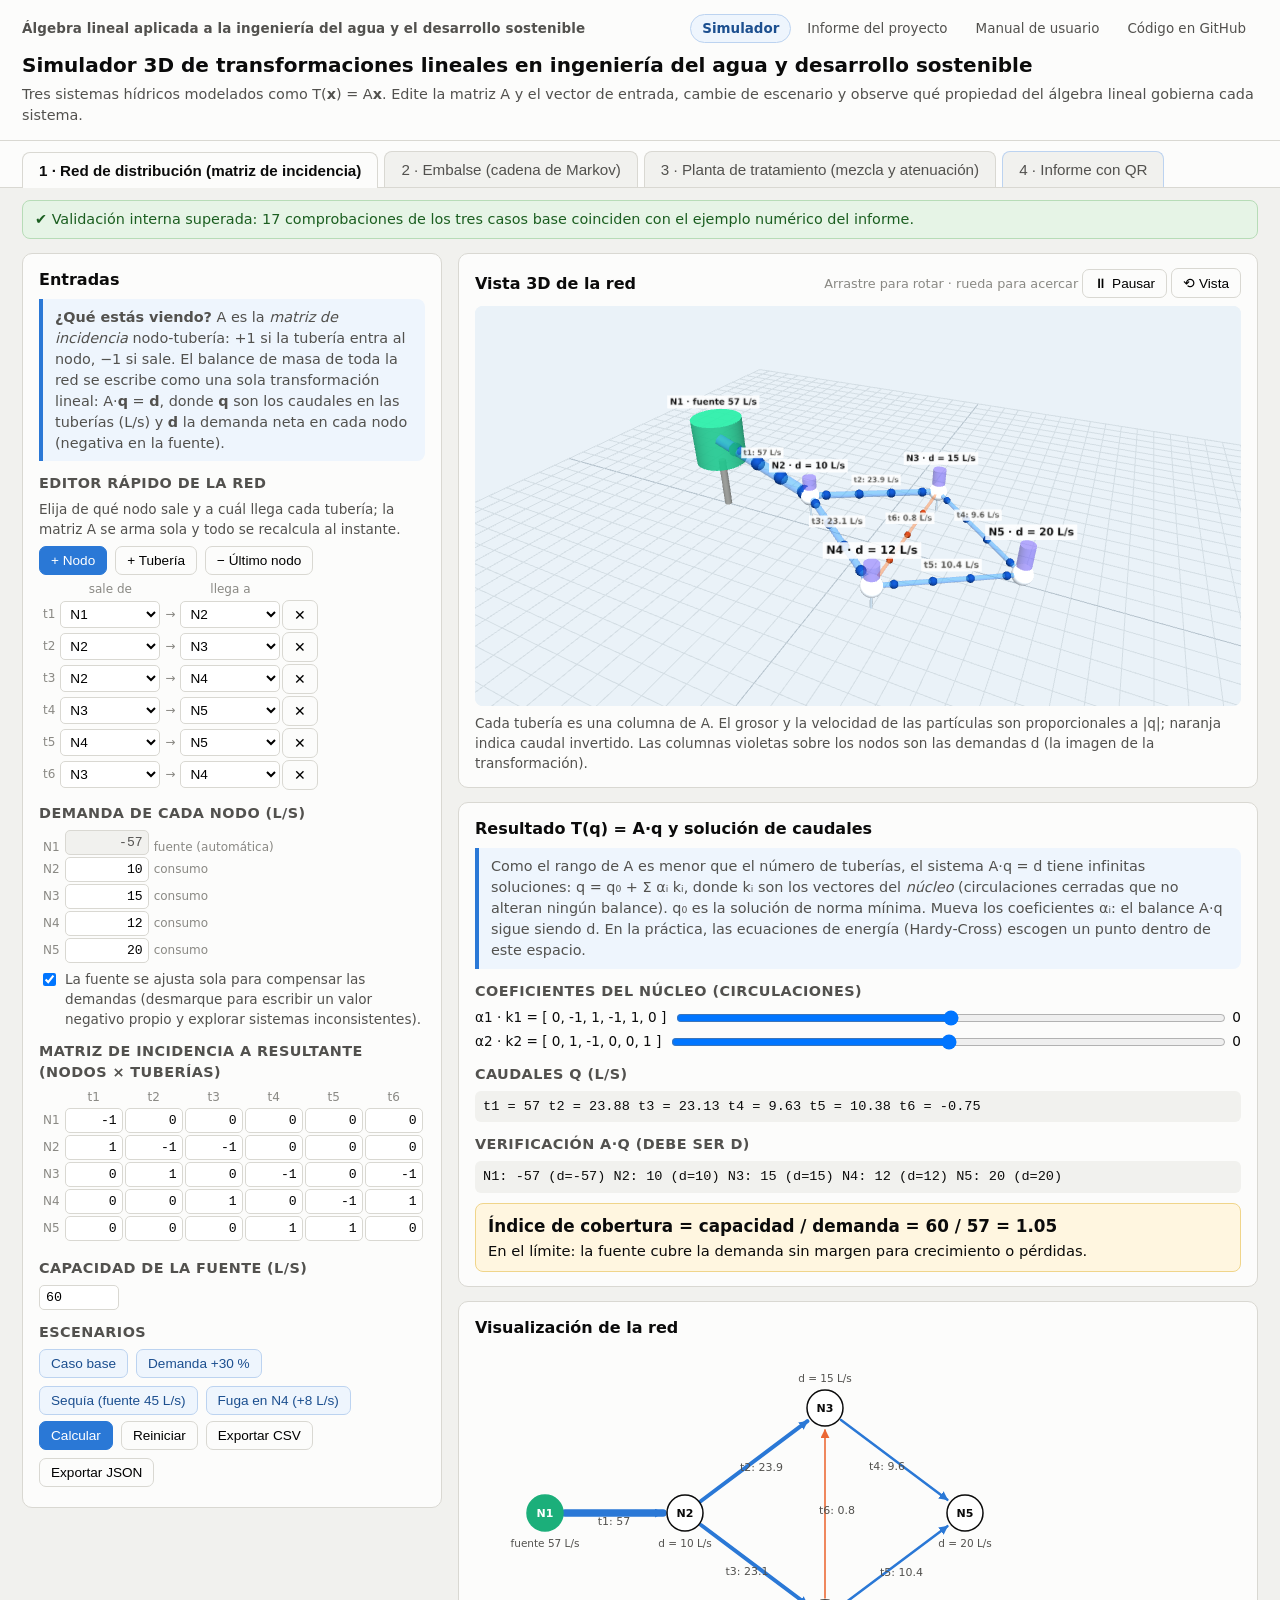
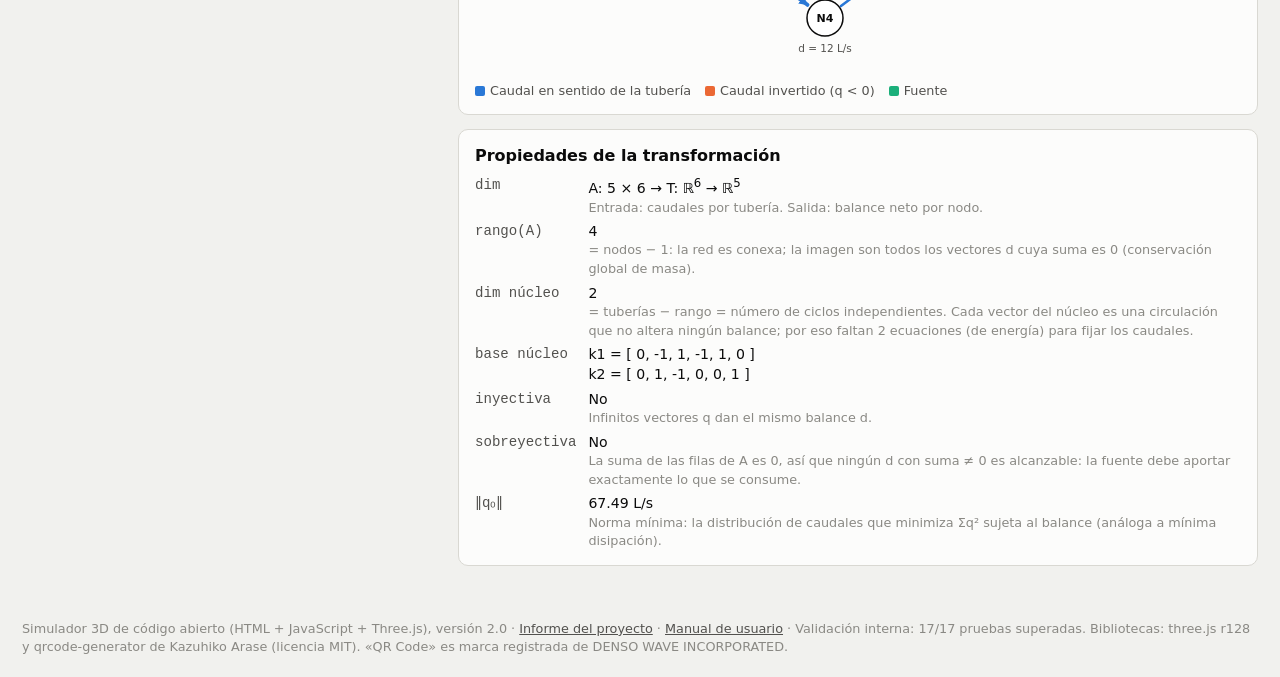
<file: index.html>
<!DOCTYPE html>
<html lang="es">
<head>
<meta charset="utf-8">
<meta name="viewport" content="width=device-width, initial-scale=1">
<title>Simulador 3D de transformaciones lineales en ingeniería del agua</title>
<style>
:root{
  --surface:#fcfcfb; --surface-2:#f1f1ee; --border:#d9d8d2;
  --text:#0b0b0b; --text-2:#52514e; --muted:#8a8984;
  --s1:#2a78d6; --s2:#eb6834; --s3:#1baf7a; --s4:#eda100; --s7:#6250d6; --s8:#e34948;
  --good:#008300; --warn:#c98500; --bad:#c62828;
  --mono:ui-monospace,SFMono-Regular,Menlo,Consolas,monospace;
}
*{box-sizing:border-box}
body{margin:0;font-family:system-ui,-apple-system,"Segoe UI",Roboto,sans-serif;background:var(--surface-2);color:var(--text);line-height:1.45}
header{background:var(--surface);border-bottom:1px solid var(--border);padding:14px 22px}
header h1{margin:0;font-size:1.25rem;font-weight:650}
header p{margin:4px 0 0;color:var(--text-2);font-size:.9rem}
nav{display:flex;gap:6px;padding:10px 22px 0;background:var(--surface);border-bottom:1px solid var(--border)}
nav button{border:1px solid var(--border);border-bottom:none;background:var(--surface-2);padding:9px 16px;border-radius:8px 8px 0 0;cursor:pointer;font-size:.95rem;color:var(--text-2)}
nav button.active{background:var(--surface);color:var(--text);font-weight:600;border-color:var(--border);position:relative;top:1px}
#banner{margin:12px 22px 0;padding:8px 12px;border-radius:8px;font-size:.9rem;display:none}
#banner.ok{display:block;background:#e6f4e6;color:#1b5e20;border:1px solid #b7dcb7}
#banner.fail{display:block;background:#fdecea;color:#7f1d1d;border:1px solid #f5c2c0}
main{padding:14px 22px 40px}
.module{display:none}
.module.active{display:block}
.grid{display:grid;grid-template-columns:minmax(330px,420px) 1fr;gap:16px}
@media(max-width:960px){.grid{grid-template-columns:1fr}}
.card{background:var(--surface);border:1px solid var(--border);border-radius:10px;padding:14px 16px;margin-bottom:14px}
.card h2{font-size:1rem;margin:0 0 8px;font-weight:650}
.card h3{font-size:.9rem;margin:12px 0 6px;color:var(--text-2);font-weight:600;text-transform:uppercase;letter-spacing:.03em}
.what{background:#eef5fd;border-left:4px solid var(--s1);padding:8px 12px;border-radius:0 8px 8px 0;font-size:.9rem;color:var(--text-2);margin-bottom:10px}
table.mat{border-collapse:collapse;font-family:var(--mono);font-size:.82rem}
table.mat th{font-weight:500;color:var(--muted);padding:2px 4px;font-family:system-ui;font-size:.75rem;white-space:nowrap}
table.mat td{padding:1px}
table.mat input{width:58px;padding:4px 5px;border:1px solid var(--border);border-radius:5px;font-family:var(--mono);font-size:.82rem;text-align:right;background:#fff}
table.mat select{padding:4px 5px;border:1px solid var(--border);border-radius:5px;font-size:.85rem;background:#fff}
table.mat select.falta{border-color:var(--warn);background:#fff6e0}
table.mat input:focus{outline:2px solid var(--s1);border-color:transparent}
.row{display:flex;gap:8px;flex-wrap:wrap;align-items:center;margin:6px 0}
.row label{font-size:.85rem;color:var(--text-2)}
input[type=number].small{width:80px;padding:4px 6px;border:1px solid var(--border);border-radius:5px;font-family:var(--mono)}
button.btn{border:1px solid var(--border);background:var(--surface);padding:6px 11px;border-radius:7px;cursor:pointer;font-size:.85rem}
button.btn:hover{background:var(--surface-2)}
button.btn.primary{background:var(--s1);color:#fff;border-color:var(--s1)}
button.btn.scen{border-color:#bcd3f0;background:#eef5fd;color:#1c4f8f}
.prop{display:grid;grid-template-columns:auto 1fr;gap:4px 12px;font-size:.88rem}
.prop .k{font-family:var(--mono);color:var(--text-2);white-space:nowrap}
.prop .v{}
.prop .v small{display:block;color:var(--muted);font-size:.8rem}
.vec{font-family:var(--mono);font-size:.85rem;background:var(--surface-2);padding:6px 8px;border-radius:6px;overflow-x:auto;white-space:nowrap}
.ind{padding:10px 12px;border-radius:8px;font-size:.92rem;border:1px solid var(--border)}
.ind.good{background:#e6f4e6;border-color:#b7dcb7}
.ind.warn{background:#fff6e0;border-color:#f0d58a}
.ind.bad{background:#fdecea;border-color:#f5c2c0}
.ind b{display:block;font-size:1.05rem;margin-bottom:2px}
svg text{font-family:system-ui,sans-serif}
.legend{display:flex;gap:14px;flex-wrap:wrap;font-size:.8rem;color:var(--text-2);margin-top:4px}
.legend span::before{content:"";display:inline-block;width:10px;height:10px;border-radius:2px;margin-right:5px;vertical-align:middle;background:var(--c)}
.slider{display:grid;grid-template-columns:auto 1fr auto;gap:8px;align-items:center;font-size:.85rem;margin:4px 0}
.slider input{width:100%}
footer{color:var(--muted);font-size:.8rem;padding:0 22px 20px}
.tbl{width:100%;border-collapse:collapse;font-size:.82rem;font-family:var(--mono)}
.tbl th,.tbl td{border-bottom:1px solid var(--border);padding:3px 6px;text-align:right}
.tbl th{font-family:system-ui;color:var(--muted);font-weight:500}
.view3d{width:100%;height:400px;border-radius:8px;overflow:hidden;background:#eaf2f8;touch-action:none;cursor:grab;position:relative}
.view3d:active{cursor:grabbing}
.h3d{display:flex;justify-content:space-between;align-items:center;gap:8px;flex-wrap:wrap;margin-bottom:8px}
.h3d h2{margin:0}.h3d span{font-size:.8rem;color:var(--muted)}
.tbl td:first-child,.tbl th:first-child{text-align:left}
.sitio{display:flex;justify-content:space-between;align-items:center;gap:8px 14px;flex-wrap:wrap;margin:0 0 8px;font-size:.84rem}
.sitio .marca{color:var(--text-2);font-weight:600;letter-spacing:.01em}
.enl{display:flex;gap:4px;flex-wrap:wrap}
.enl a{color:var(--text-2);text-decoration:none;padding:4px 11px;border-radius:999px;border:1px solid transparent}
.enl a:hover{background:var(--surface-2);border-color:var(--border);color:var(--text)}
.enl a.act{background:#eef5fd;color:#1c4f8f;border-color:#bcd3f0;font-weight:600}
nav button.rep{border-color:#bcd3f0}
.aviso{margin:8px 22px 0;padding:8px 12px;border-radius:8px;font-size:.9rem;background:#eef5fd;border:1px solid #bcd3f0;color:#1c4f8f;display:flex;gap:10px;align-items:center;justify-content:space-between;flex-wrap:wrap}
.aviso[hidden]{display:none}
table.mat input.malo{border-color:var(--bad);background:#fdecea}
table.mat tr:first-child th{white-space:normal;line-height:1.15;vertical-align:bottom}
table.mat input[readonly]{background:var(--surface-2);color:var(--text-2)}
footer a{color:var(--text-2)}
.rep-grid{display:grid;grid-template-columns:minmax(320px,400px) 1fr;gap:16px;align-items:start}
@media(max-width:1000px){.rep-grid{grid-template-columns:1fr}}
.campo{display:flex;flex-direction:column;gap:3px;margin:0 0 9px;font-size:.85rem;color:var(--text-2)}
.campo input,.campo textarea{padding:6px 8px;border:1px solid var(--border);border-radius:6px;font:inherit;font-size:.92rem;color:var(--text);background:#fff}
.campo textarea{min-height:104px;resize:vertical}
.chk{display:flex;flex-direction:column;gap:5px;font-size:.88rem;margin:2px 0 8px}
.chk label{display:flex;gap:7px;align-items:center;cursor:pointer}
.chk input[type=url]{padding:4px 6px;border:1px solid var(--border);border-radius:6px;font:inherit;font-size:.85rem}
.qr-prev{display:flex;gap:12px;align-items:flex-start;margin-top:6px}
.qr-prev .qr{width:124px;height:124px;flex:none;border:1px solid var(--border);border-radius:6px;background:#fff;display:flex;align-items:center;justify-content:center}
.qr-prev .qr svg{width:116px;height:116px}
.enlace{font-family:var(--mono);font-size:.7rem;word-break:break-all;color:var(--text-2);background:var(--surface-2);padding:5px 7px;border-radius:6px;max-height:86px;overflow:auto}
.hoja-marco{background:#e4e3de;border-radius:10px;padding:18px;overflow:auto;max-height:calc(100vh - 120px)}
.ayuda{font-size:.8rem;color:var(--muted);margin:4px 0 0}
#rep-msg{color:var(--good);font-weight:600}
@media print{
  body.tab-rep{background:#fff}
  body.tab-rep header,body.tab-rep nav,body.tab-rep #banner,body.tab-rep #aviso,body.tab-rep footer,body.tab-rep .rep-form{display:none!important}
  body.tab-rep main{padding:0}
  body.tab-rep .rep-grid{display:block}
  body.tab-rep .hoja-marco{background:none;padding:0;max-height:none;overflow:visible;border-radius:0}
  body.tab-rep .hoja{border:0;box-shadow:none;max-width:none;padding:0;border-radius:0}
}
</style>
</head>
<body>
<header>
  <div class="sitio"><span class="marca">Álgebra lineal aplicada a la ingeniería del agua y el desarrollo sostenible</span>
    <div class="enl"><a class="act" href="./">Simulador</a><a href="informe.html">Informe del proyecto</a><a href="manual.html">Manual de usuario</a><a href="https://github.com/APAndresPenaloza/Simulador-3D-de-transformaciones-lineales-en-ingenier-a-del-agua-y-desarrollo-sostenible" target="_blank" rel="noopener">Código en GitHub</a></div></div>
  <h1>Simulador 3D de transformaciones lineales en ingeniería del agua y desarrollo sostenible</h1>
  <p>Tres sistemas hídricos modelados como T(<b>x</b>) = A<b>x</b>. Edite la matriz A y el vector de entrada, cambie de escenario y observe qué propiedad del álgebra lineal gobierna cada sistema.</p>
</header>
<nav>
  <button class="active" data-m="red">1 · Red de distribución (matriz de incidencia)</button>
  <button data-m="emb">2 · Embalse (cadena de Markov)</button>
  <button data-m="pla">3 · Planta de tratamiento (mezcla y atenuación)</button>
  <button data-m="rep" class="rep">4 · Informe con QR</button>
</nav>
<div id="banner"></div>
<div id="aviso" class="aviso" hidden></div>
<main>

<!-- ============ MÓDULO 1: RED ============ -->
<section class="module active" id="m-red">
<div class="grid">
<div>
  <div class="card">
    <h2>Entradas</h2>
    <div class="what"><b>¿Qué estás viendo?</b> A es la <i>matriz de incidencia</i> nodo‑tubería: +1 si la tubería entra al nodo, −1 si sale. El balance de masa de toda la red se escribe como una sola transformación lineal: A·<b>q</b> = <b>d</b>, donde <b>q</b> son los caudales en las tuberías (L/s) y <b>d</b> la demanda neta en cada nodo (negativa en la fuente).</div>
    <div class="row" style="display:none">
      <input type="number" id="red-n" value="5"><input type="number" id="red-m" value="6"><button id="red-resize"></button>
    </div>
    <h3>Editor rápido de la red</h3>
    <p style="font-size:.85rem;color:var(--text-2);margin:0 0 6px">Elija de qué nodo sale y a cuál llega cada tubería; la matriz A se arma sola y todo se recalcula al instante.</p>
    <div class="row"><button class="btn primary" id="red-addn">+ Nodo</button><button class="btn" id="red-addp">+ Tubería</button><button class="btn" id="red-deln">− Último nodo</button></div>
    <div id="red-pipes"></div>
    <h3>Demanda de cada nodo (L/s)</h3>
    <div id="red-d"></div>
    <label style="font-size:.85rem;color:var(--text-2);display:flex;gap:6px;align-items:flex-start;margin-top:6px"><input type="checkbox" id="red-auto" checked> <span>La fuente se ajusta sola para compensar las demandas (desmarque para escribir un valor negativo propio y explorar sistemas inconsistentes).</span></label>
    <h3>Matriz de incidencia A resultante (nodos × tuberías)</h3>
    <div id="red-A"></div>
    <h3>Capacidad de la fuente (L/s)</h3>
    <div class="row"><input class="small" type="number" id="red-cap" value="60" step="1"></div>
    <h3>Escenarios</h3>
    <div class="row">
      <button class="btn scen" data-s="base">Caso base</button>
      <button class="btn scen" data-s="demanda">Demanda +30 %</button>
      <button class="btn scen" data-s="sequia">Sequía (fuente 45 L/s)</button>
      <button class="btn scen" data-s="fuga">Fuga en N4 (+8 L/s)</button>
    </div>
    <div class="row"><button class="btn primary" id="red-calc">Calcular</button><button class="btn" id="red-reset">Reiniciar</button><button class="btn" id="red-csv">Exportar CSV</button><button class="btn" id="red-json">Exportar JSON</button></div>
  </div>
</div>
<div>
  <div class="card">
    <div class="h3d"><h2>Vista 3D de la red</h2><span>Arrastre para rotar · rueda para acercar <button class="btn" data-pause>⏸ Pausar</button> <button class="btn" data-home="red">⟲ Vista</button></span></div>
    <div class="view3d" id="red-3d"></div>
    <p style="font-size:.85rem;color:var(--text-2);margin:8px 0 0">Cada tubería es una columna de A. El grosor y la velocidad de las partículas son proporcionales a |q|; naranja indica caudal invertido. Las columnas violetas sobre los nodos son las demandas d (la imagen de la transformación).</p>
  </div>
  <div class="card">
    <h2>Resultado T(q) = A·q y solución de caudales</h2>
    <div class="what">Como el rango de A es menor que el número de tuberías, el sistema A·q = d tiene infinitas soluciones: q = q₀ + Σ αᵢ kᵢ, donde kᵢ son los vectores del <i>núcleo</i> (circulaciones cerradas que no alteran ningún balance). q₀ es la solución de norma mínima. Mueva los coeficientes αᵢ: el balance A·q sigue siendo d. En la práctica, las ecuaciones de energía (Hardy‑Cross) escogen un punto dentro de este espacio.</div>
    <div id="red-sliders"></div>
    <h3>Caudales q (L/s)</h3><div class="vec" id="red-q"></div>
    <h3>Verificación A·q (debe ser d)</h3><div class="vec" id="red-Aq"></div>
    <div id="red-ind" class="ind" style="margin-top:10px"></div>
  </div>
  <div class="card">
    <h2>Visualización de la red</h2>
    <div id="red-svg"></div>
    <div class="legend"><span style="--c:var(--s1)">Caudal en sentido de la tubería</span><span style="--c:var(--s2)">Caudal invertido (q &lt; 0)</span><span style="--c:var(--s3)">Fuente</span></div>
  </div>
  <div class="card">
    <h2>Propiedades de la transformación</h2>
    <div class="prop" id="red-prop"></div>
  </div>
</div>
</div>
</section>

<!-- ============ MÓDULO 2: EMBALSE ============ -->
<section class="module" id="m-emb">
<div class="grid">
<div>
  <div class="card">
    <h2>Entradas</h2>
    <div class="what"><b>¿Qué estás viendo?</b> El nivel del embalse se clasifica en cuatro estados. La columna j de A contiene las probabilidades de pasar <i>desde</i> el estado j a cada estado en un mes (cada columna suma 1: matriz estocástica). La distribución de probabilidad del mes k+1 es la transformación lineal x<sub>k+1</sub> = A·x<sub>k</sub>.</div>
    <h3>Matriz de transición A (hacia × desde)</h3>
    <div id="emb-A"></div>
    <div class="row"><button class="btn" id="emb-norm">Normalizar: que cada columna sume 1</button></div>
    <h3>Estado inicial x₀ (probabilidades)</h3>
    <div id="emb-x"></div>
    <div class="slider"><label>Meses a simular</label><input type="range" id="emb-k" min="1" max="36" value="12"><span id="emb-kv">12</span></div>
    <h3>Umbral de sostenibilidad</h3>
    <div class="row"><label>Probabilidad máxima aceptable de Bajo + Crítico a largo plazo</label><input class="small" type="number" id="emb-th" value="0.30" step="0.05" min="0" max="1"></div>
    <h3>Escenarios</h3>
    <div class="row">
      <button class="btn scen" data-s="base">Caso base</button>
      <button class="btn scen" data-s="sequia">Sequía prolongada</button>
      <button class="btn scen" data-s="gestion">Gestión de la demanda</button>
    </div>
    <div class="row"><button class="btn primary" id="emb-calc">Calcular</button><button class="btn" id="emb-reset">Reiniciar</button><button class="btn" id="emb-csv">Exportar CSV</button><button class="btn" id="emb-json">Exportar JSON</button></div>
  </div>
</div>
<div>
  <div class="card">
    <div class="h3d"><h2>Vista 3D del embalse</h2><span>Arrastre para rotar · rueda para acercar <button class="btn" data-pause>⏸ Pausar</button> <button class="btn" data-home="emb">⟲ Vista</button></span></div>
    <div class="view3d" id="emb-3d"></div>
    <p style="font-size:.85rem;color:var(--text-2);margin:8px 0 0">Izquierda: el nivel esperado del embalse evoluciona mes a mes al aplicar A repetidamente. Derecha: cada fila de barras es un estado y cada columna un mes; la superficie se aplana al acercarse al autovector π.</p>
  </div>
  <div class="card">
    <h2>Resultado: evolución mensual x<sub>k</sub> = Aᵏ·x₀</h2>
    <div class="what">El estado de largo plazo del embalse no depende de x₀: es el <i>autovector</i> de A asociado al autovalor λ = 1 (vector estacionario π). El segundo autovalor |λ₂| mide cuánto tarda el sistema en olvidar la condición inicial. Esa es la idea fuerza: la sostenibilidad del embalse está escrita en los autovalores de A.</div>
    <div id="emb-svg"></div>
    <div class="legend"><span style="--c:var(--s1)">Alto</span><span style="--c:var(--s3)">Medio</span><span style="--c:var(--s4)">Bajo</span><span style="--c:var(--s8)">Crítico</span></div>
    <h3>Distribución en el mes k</h3><div class="vec" id="emb-xk"></div>
    <h3>Vector estacionario π (autovector de λ = 1)</h3><div class="vec" id="emb-pi"></div>
    <div id="emb-ind" class="ind" style="margin-top:10px"></div>
  </div>
  <div class="card">
    <h2>Propiedades de la transformación</h2>
    <div class="prop" id="emb-prop"></div>
  </div>
</div>
</div>
</section>

<!-- ============ MÓDULO 3: PLANTA ============ -->
<section class="module" id="m-pla">
<div class="grid">
<div>
  <div class="card">
    <h2>Entradas</h2>
    <div class="what"><b>¿Qué estás viendo?</b> Tres unidades de tratamiento (homogeneización, reactor, sedimentador). A<sub>ij</sub> es la fracción de la carga contaminante de la unidad j que pasa a la unidad i en un ciclo; lo que falta para que la columna sume 1 es la fracción <i>removida</i>. La carga en el ciclo siguiente es la transformación lineal x<sub>k+1</sub> = A·x<sub>k</sub>.</div>
    <h3>Matriz de mezcla y transferencia A (hacia × desde)</h3>
    <div id="pla-A"></div>
    <h3>Carga inicial x₀ (mg/L en cada unidad)</h3>
    <div id="pla-x"></div>
    <div class="slider"><label>Ciclos a simular</label><input type="range" id="pla-k" min="1" max="40" value="12"><span id="pla-kv">12</span></div>
    <h3>Límite normativo de salida (mg/L)</h3>
    <div class="row"><input class="small" type="number" id="pla-lim" value="30" step="1"></div>
    <h3>Escenarios</h3>
    <div class="row">
      <button class="btn scen" data-s="base">Caso base</button>
      <button class="btn scen" data-s="sobrecarga">Sobrecarga del reactor</button>
      <button class="btn scen" data-s="mejora">Mejora de remoción</button>
    </div>
    <div class="row"><button class="btn primary" id="pla-calc">Calcular</button><button class="btn" id="pla-reset">Reiniciar</button><button class="btn" id="pla-csv">Exportar CSV</button><button class="btn" id="pla-json">Exportar JSON</button></div>
  </div>
</div>
<div>
  <div class="card">
    <div class="h3d"><h2>Vista 3D de la planta</h2><span>Arrastre para rotar · rueda para acercar <button class="btn" data-pause>⏸ Pausar</button> <button class="btn" data-home="pla">⟲ Vista</button></span></div>
    <div class="view3d" id="pla-3d"></div>
    <p style="font-size:.85rem;color:var(--text-2);margin:8px 0 0">La altura del relleno de cada tanque es la carga x(k) en esa unidad. Las tuberías son las entradas no nulas de A (grosor ∝ fracción transferida). El anillo rojo marca el límite normativo en el sedimentador.</p>
  </div>
  <div class="card">
    <h2>Resultado: carga por unidad en cada ciclo</h2>
    <div class="what">Si todos los autovalores cumplen |λ| &lt; 1, la carga tiende a cero: la planta <i>atenúa</i> cualquier pulso. El autovalor dominante fija la velocidad: tras k ciclos la carga residual decae como |λ<sub>máx</sub>|ᵏ. Si A es invertible, de la carga medida a la salida puede reconstruirse la carga de entrada (trazabilidad): x₀ = A⁻¹·x₁.</div>
    <div id="pla-svg"></div>
    <div class="legend"><span style="--c:var(--s1)">Homogeneización</span><span style="--c:var(--s3)">Reactor</span><span style="--c:var(--s7)">Sedimentador (salida)</span><span style="--c:var(--s8)">Límite normativo</span></div>
    <h3>Tabla de ciclos (mg/L)</h3>
    <div style="max-height:220px;overflow:auto"><table class="tbl" id="pla-tbl"></table></div>
    <div id="pla-ind" class="ind" style="margin-top:10px"></div>
  </div>
  <div class="card">
    <h2>Propiedades de la transformación</h2>
    <div class="prop" id="pla-prop"></div>
  </div>
</div>
</div>
</section>

<!-- ============ MÓDULO 4: INFORME CON QR ============ -->
<section class="module" id="m-rep">
<div class="rep-grid">
<div class="rep-form">
  <div class="card">
    <h2>Datos del informe</h2>
    <div class="what"><b>¿Qué hace este panel?</b> Arma un informe con los resultados actuales de los sistemas que elija (matrices, propiedades, indicadores y capturas) y le agrega un código QR. Por defecto el QR abre el simulador con exactamente los mismos valores, para que cualquier persona pueda reproducir y revisar la simulación.</div>
    <label class="campo">Título<input type="text" id="rep-tit" value="Informe de simulación: transformaciones lineales en sistemas hídricos"></label>
    <label class="campo">Autor(es)<input type="text" id="rep-aut" placeholder="Nombre y apellidos"></label>
    <label class="campo">Institución, curso o grupo<input type="text" id="rep-ins" placeholder="Opcional"></label>
    <label class="campo">Fecha<input type="date" id="rep-fecha"></label>
    <label class="campo">Observaciones y conclusiones<textarea id="rep-obs" placeholder="¿Qué escenario evaluó? ¿Qué propiedad de la matriz explica el resultado? ¿Qué decisión de gestión del agua recomienda?"></textarea></label>
  </div>
  <div class="card">
    <h2>Contenido</h2>
    <h3>Sistemas</h3>
    <div class="chk">
      <label><input type="checkbox" id="rep-m-red" checked> Red de distribución</label>
      <label><input type="checkbox" id="rep-m-emb" checked> Embalse</label>
      <label><input type="checkbox" id="rep-m-pla" checked> Planta de tratamiento</label>
    </div>
    <h3>Incluir</h3>
    <div class="chk">
      <label><input type="checkbox" id="rep-o-ent" checked> Matrices, vectores y tablas de resultados</label>
      <label><input type="checkbox" id="rep-o-prop" checked> Propiedades de la transformación</label>
      <label><input type="checkbox" id="rep-o-3d" checked> Capturas de las vistas 3D</label>
      <label><input type="checkbox" id="rep-o-2d" checked> Gráficas 2D</label>
      <label><input type="checkbox" id="rep-o-tab" checked> Tablas de evolución (meses y ciclos)</label>
    </div>
  </div>
  <div class="card">
    <h2>Código QR</h2>
    <h3>El QR abre</h3>
    <div class="chk">
      <label><input type="radio" name="rep-qr" value="sim" checked> Esta simulación, con los valores actuales</label>
      <label><input type="radio" name="rep-qr" value="inicio"> La página principal del simulador</label>
      <label><input type="radio" name="rep-qr" value="informe"> El informe del proyecto</label>
      <label><input type="radio" name="rep-qr" value="manual"> El manual de usuario</label>
      <label><input type="radio" name="rep-qr" value="otra"> Otra dirección</label>
      <input type="url" id="rep-otra" placeholder="https://…" aria-label="Otra dirección para el QR">
    </div>
    <div class="qr-prev"><div class="qr" id="rep-qr"></div><div style="flex:1;min-width:0"><div class="enlace" id="rep-enlace"></div><div class="row"><button class="btn" id="rep-copiar">Copiar enlace</button><button class="btn" id="rep-png">Descargar QR (PNG)</button></div></div></div>
    <label class="campo" style="margin-top:10px">Dirección pública del simulador<input type="url" id="rep-base"></label>
    <p class="ayuda">Con esta dirección se construyen los enlaces del QR. Cámbiela solo si publicó su propia copia del simulador.</p>
  </div>
  <div class="card">
    <h2>Generar</h2>
    <div class="row"><button class="btn primary" id="rep-imprimir">Imprimir o guardar PDF</button><button class="btn" id="rep-html">Descargar informe (HTML)</button><button class="btn" id="rep-act">Actualizar vista previa</button></div>
    <p class="ayuda">Para obtener un PDF, elija «Guardar como PDF» como destino en el diálogo de impresión. <span id="rep-msg"></span></p>
  </div>
</div>
<div class="hoja-marco"><div id="rep-sheet"></div></div>
</div>
</section>
</main>
<footer>Simulador 3D de código abierto (HTML + JavaScript + Three.js), versión 2.0 · <a href="informe.html">Informe del proyecto</a> · <a href="manual.html">Manual de usuario</a> · Validación interna: <span id="val-txt">pendiente</span>. Bibliotecas: three.js r128 y qrcode-generator de Kazuhiko Arase (licencia MIT). «QR Code» es marca registrada de DENSO WAVE INCORPORATED.</footer>

<script src="three.min.js"></script>
<script>window.THREE||document.write('<script src="https://cdnjs.cloudflare.com/ajax/libs/three.js/r128/three.min.js"><\/script>')</script>
<script src="qrcode.js"></script>
<script>window.qrcode||document.write('<script src="https://cdn.jsdelivr.net/npm/qrcode-generator@1.4.4/qrcode.js"><\/script>')</script>
<script>
/* =================== Álgebra lineal (JS puro) =================== */
const LA = {
  clone: M => M.map(r => r.slice()),
  eye: n => Array.from({length:n},(_,i)=>Array.from({length:n},(_,j)=>i===j?1:0)),
  mul: (A,B) => A.map(r => B[0].map((_,j)=>r.reduce((s,a,k)=>s+a*B[k][j],0))),
  mulv: (A,v) => A.map(r => r.reduce((s,a,k)=>s+a*v[k],0)),
  T: A => A[0].map((_,j)=>A.map(r=>r[j])),
  norm: v => Math.sqrt(v.reduce((s,a)=>s+a*a,0)),
  rref(M, tol=1e-9){
    const R = LA.clone(M), m=R.length, n=R[0].length, piv=[]; let r=0;
    for(let c=0;c<n && r<m;c++){
      let p=r; for(let i=r+1;i<m;i++) if(Math.abs(R[i][c])>Math.abs(R[p][c])) p=i;
      if(Math.abs(R[p][c])<tol) continue;
      [R[r],R[p]]=[R[p],R[r]];
      const d=R[r][c]; for(let j=0;j<n;j++) R[r][j]/=d;
      for(let i=0;i<m;i++) if(i!==r && Math.abs(R[i][c])>tol){ const f=R[i][c]; for(let j=0;j<n;j++) R[i][j]-=f*R[r][j]; }
      piv.push(c); r++;
    }
    return {R, piv};
  },
  rank: M => LA.rref(M).piv.length,
  nullspace(M){
    const {R,piv}=LA.rref(M), n=M[0].length, free=[...Array(n).keys()].filter(c=>!piv.includes(c));
    return free.map(f=>{ const v=Array(n).fill(0); v[f]=1; piv.forEach((p,i)=>{ v[p]=-R[i][f]; }); return v.map(x=>Math.abs(x)<1e-12?0:x); });
  },
  det(M){
    const A=LA.clone(M), n=A.length; let d=1;
    for(let c=0;c<n;c++){ let p=c; for(let i=c+1;i<n;i++) if(Math.abs(A[i][c])>Math.abs(A[p][c])) p=i;
      if(Math.abs(A[p][c])<1e-12) return 0; if(p!==c){[A[c],A[p]]=[A[p],A[c]]; d=-d;}
      d*=A[c][c]; for(let i=c+1;i<n;i++){ const f=A[i][c]/A[c][c]; for(let j=c;j<n;j++) A[i][j]-=f*A[c][j]; } }
    return d;
  },
  inv(M){
    const n=M.length, A=M.map((r,i)=>r.concat(LA.eye(n)[i])); const {R,piv}=LA.rref(A);
    if(piv.length<n || piv.some((p,i)=>p!==i)) return null; return R.map(r=>r.slice(n));
  },
  solve(A,b){ const n=A.length; const {R,piv}=LA.rref(A.map((r,i)=>r.concat([b[i]]))); if(piv.length<n) return null; return R.map(r=>r[n]); },
  eig(M){ // QR sin desplazamiento; devuelve valores reales (y marca pares complejos)
    const n=M.length; let A=LA.clone(M);
    for(let it=0;it<800;it++){
      // Gram-Schmidt QR
      const Q=Array.from({length:n},()=>Array(n).fill(0)), Rm=Array.from({length:n},()=>Array(n).fill(0));
      for(let j=0;j<n;j++){ let v=A.map(r=>r[j]);
        for(let k=0;k<j;k++){ const q=Q.map(r=>r[k]); const d=q.reduce((s,a,i)=>s+a*v[i],0); Rm[k][j]=d; v=v.map((a,i)=>a-d*q[i]); }
        const nv=LA.norm(v)||1e-300; Rm[j][j]=nv; for(let i=0;i<n;i++) Q[i][j]=v[i]/nv; }
      A=LA.mul(Rm,Q);
    }
    const vals=[]; let i=0;
    while(i<n){
      if(i<n-1 && Math.abs(A[i+1][i])>1e-6){ // bloque 2x2 -> par complejo
        const a=A[i][i],b=A[i][i+1],c=A[i+1][i],d=A[i+1][i+1]; const tr=a+d, dt=a*d-b*c, disc=tr*tr/4-dt;
        if(disc<0){ vals.push({re:tr/2,im:Math.sqrt(-disc)}); vals.push({re:tr/2,im:-Math.sqrt(-disc)}); }
        else { vals.push({re:tr/2+Math.sqrt(disc),im:0}); vals.push({re:tr/2-Math.sqrt(disc),im:0}); }
        i+=2;
      } else { vals.push({re:A[i][i],im:0}); i++; }
    }
    vals.sort((p,q)=>Math.hypot(q.re,q.im)-Math.hypot(p.re,p.im));
    return vals;
  },
  eigvec(M,lam){ // iteración inversa
    const n=M.length; const S=M.map((r,i)=>r.map((a,j)=>a-(i===j?lam+1e-7:0)));
    let v=Array(n).fill(1/Math.sqrt(n));
    for(let it=0;it<60;it++){ const w=LA.solve(S,v); if(!w) break; const nw=LA.norm(w); if(!nw) break; v=w.map(a=>a/nw); }
    return v;
  }
};
const f = (x,d=3) => (Math.abs(x)<5e-4?0:x).toFixed(d).replace(/\.?0+$/,m=>m.includes('.')?'':m).replace(/^-0$/,'0');
const fv = (v,d=3) => '[ ' + v.map(a=>f(a,d)).join(',  ') + ' ]';

/* =================== Utilidades de interfaz =================== */
function numeroDe(txt){ const t=String(txt==null?'':txt).trim().replace(',','.'); if(!/^[-+]?(\d+\.?\d*|\.\d+)(e[-+]?\d+)?$/i.test(t)) return null; const v=parseFloat(t); return isFinite(v)?v:null; }
function campoVivo(inp, asignar){
  inp.addEventListener('focus',()=>{ try{ inp.select(); }catch(e){} });
  inp.addEventListener('input',()=>{ const v=numeroDe(inp.value), t=inp.value.trim(); inp.classList.toggle('malo', v===null && t!=='' && t!=='-' && t!=='+' && t!=='.' && t!==','); if(v!==null) asignar(v); });
  inp.addEventListener('change',()=>{ if(numeroDe(inp.value)===null){ inp.value='0'; inp.classList.remove('malo'); asignar(0); } });
  inp.addEventListener('keydown',e=>{ if(e.key==='Enter'){ e.preventDefault(); const tabla=inp.closest('table')||document; const todos=[...tabla.querySelectorAll('input:not([readonly])')]; const k=todos.indexOf(inp); (todos[k+1]||todos[0]).focus(); } });
}
function matrixEditor(container, M, rowLabels, colLabels, onChange){
  const el=document.getElementById(container); let h='<table class="mat"><tr><th></th>'+colLabels.map(c=>'<th>'+c+'</th>').join('')+'</tr>';
  M.forEach((r,i)=>{ h+='<tr><th>'+rowLabels[i]+'</th>'+r.map((a,j)=>`<td><input type="text" inputmode="decimal" autocomplete="off" spellcheck="false" data-i="${i}" data-j="${j}" value="${f(a,4)}" aria-label="${(rowLabels[i]||'fila '+(i+1))+' · '+colLabels[j]}"></td>`).join('')+'</tr>'; });
  el.style.overflowX='auto'; el.style.paddingBottom='4px'; el.innerHTML=h+'</table>';
  el.querySelectorAll('input').forEach(inp=>campoVivo(inp, v=>{ M[+inp.dataset.i][+inp.dataset.j]=v; onChange&&onChange(); }));
}
function vectorEditor(container, v, labels, onChange){ matrixEditor(container, [v], [''], labels, onChange); }
function enMarco(){ try{ return window.self!==window.top; }catch(e){ return true; } }
function descargarBlob(nombre, blob){ try{ const a=document.createElement('a'); a.href=URL.createObjectURL(blob); a.download=nombre; document.body.appendChild(a); a.click(); setTimeout(()=>{ URL.revokeObjectURL(a.href); a.remove(); },2500); }catch(e){} }
function download(name, text, type){
  descargarBlob(name, new Blob([text],{type}));
  if(!enMarco()) return;
  let d=document.getElementById('exp'); if(!d){ d=document.createElement('div'); d.id='exp'; d.style.cssText='position:fixed;inset:0;background:rgba(0,0,0,.45);display:flex;align-items:center;justify-content:center;z-index:9'; d.innerHTML='<div style="background:#fff;border-radius:10px;padding:16px;width:min(720px,92vw)"><div style="display:flex;justify-content:space-between;align-items:center;margin-bottom:8px"><b id="exp-t"></b><span><button class="btn" id="exp-c">Copiar</button> <button class="btn" id="exp-x">Cerrar</button></span></div><textarea id="exp-a" style="width:100%;height:300px;font-family:var(--mono);font-size:.8rem" readonly></textarea><p style="font-size:.8rem;color:var(--muted);margin:6px 0 0">Si la descarga automática no se inicia, copie el contenido y guárdelo con el nombre indicado.</p></div>'; document.body.appendChild(d);
    document.getElementById('exp-x').onclick=()=>d.style.display='none'; document.getElementById('exp-c').onclick=()=>{ const a=document.getElementById('exp-a'); a.select(); try{ navigator.clipboard.writeText(a.value); }catch(e){ document.execCommand('copy'); } }; }
  d.style.display='flex'; document.getElementById('exp-t').textContent=name; document.getElementById('exp-a').value=text;
}
function propRow(k,v,note){ return `<div class="k">${k}</div><div class="v">${v}${note?'<small>'+note+'</small>':''}</div>`; }
function eigText(vals){ return vals.map(e=>e.im?`${f(e.re)} ± ${f(Math.abs(e.im))}i`:f(e.re)).join(',  '); }

/* =================== MÓDULO 1: RED =================== */
const RED = {
  base(){ return { A:[[-1,0,0,0,0,0],[1,-1,-1,0,0,0],[0,1,0,-1,0,-1],[0,0,1,0,-1,1],[0,0,0,1,1,0]], d:[-57,10,15,12,20], cap:60 }; },
  state:null, alpha:[],
  load(s){ RED.state=s; RED.alpha=[]; document.getElementById('red-cap').value=s.cap; document.getElementById('red-n').value=s.A.length; document.getElementById('red-m').value=s.A[0].length; RED.render(); RED.calc(); },
  labels(){ const n=RED.state.A.length, m=RED.state.A[0].length; return {N:Array.from({length:n},(_,i)=>'N'+(i+1)), T:Array.from({length:m},(_,j)=>'t'+(j+1))}; },
  render(){ const {N,T}=RED.labels(), S=RED.state;
    matrixEditor('red-A',S.A,N,T,()=>{ RED.alpha=[]; RED.renderPipes(); RED.calc(); });
    RED.renderPipes();
    const el=document.getElementById('red-d');
    el.innerHTML='<table class="mat">'+N.map((nn,i)=>`<tr><th style="text-align:left">${nn}</th><td><input type="text" inputmode="decimal" autocomplete="off" data-i="${i}" value="${f(S.d[i],4)}" style="width:84px" aria-label="Demanda de ${nn}"></td><th style="text-align:left" data-tag="${i}"></th></tr>`).join('')+'</table>';
    el.querySelectorAll('input').forEach(inp=>campoVivo(inp, v=>{ S.d[+inp.dataset.i]=v; RED.calc(); })); },
  renderPipes(){ const {N,T}=RED.labels(), S=RED.state, el=document.getElementById('red-pipes');
    const opt=sel=>'<option value="-1">— elegir —</option>'+N.map((nn,i)=>`<option value="${i}"${i===sel?' selected':''}>${nn}</option>`).join('');
    el.innerHTML='<table class="mat"><tr><th></th><th>sale de</th><th></th><th>llega a</th><th></th></tr>'+T.map((t,j)=>{ const col=S.A.map(r=>r[j]), a=col.indexOf(-1), b=col.indexOf(1);
      return `<tr><th>${t}</th><td><select data-j="${j}" data-k="a" class="${a<0?'falta':''}">${opt(a)}</select></td><th>→</th><td><select data-j="${j}" data-k="b" class="${b<0?'falta':''}">${opt(b)}</select></td><td><button class="btn" data-del="${j}" title="Eliminar tubería">✕</button></td></tr>`; }).join('')+'</table>';
    el.querySelectorAll('select').forEach(sel=>sel.addEventListener('change',()=>{ const j=+sel.dataset.j, a=+el.querySelector(`select[data-j="${j}"][data-k="a"]`).value, b=+el.querySelector(`select[data-j="${j}"][data-k="b"]`).value;
      S.A.forEach(r=>r[j]=0); if(a>=0) S.A[a][j]=-1; if(b>=0&&b!==a) S.A[b][j]=1; RED.alpha=[]; RED.render(); RED.calc(); }));
    el.querySelectorAll('[data-del]').forEach(bt=>bt.addEventListener('click',()=>{ if(S.A[0].length<=1) return; const j=+bt.dataset.del; S.A.forEach(r=>r.splice(j,1)); RED.alpha=[]; RED.render(); RED.calc(); })); },
  addNode(){ const S=RED.state, n=S.A.length; if(n>=12) return; S.A.forEach(r=>r.push(0)); const row=Array(S.A[0].length).fill(0); row[row.length-1]=1; S.A[n-1][row.length-1]=-1; S.A.push(row); S.d.push(0); RED.alpha=[]; RED.render(); RED.calc(); },
  addPipe(){ const S=RED.state; if(S.A[0].length>=16) return; S.A.forEach(r=>r.push(0)); RED.alpha=[]; RED.render(); RED.calc(); },
  delNode(){ const S=RED.state, n=S.A.length; if(n<=2) return; const last=S.A[n-1]; for(let j=last.length-1;j>=0;j--) if(last[j]!==0&&S.A[0].length>1) S.A.forEach(r=>r.splice(j,1)); S.A.pop(); S.d.pop(); RED.alpha=[]; RED.render(); RED.calc(); },
  compute(){
    const A=RED.state.A, d=RED.state.d, cap=parseFloat(document.getElementById('red-cap').value)||0;
    const n=A.length, m=A[0].length, rank=LA.rank(A), ker=LA.nullspace(A);
    // solución de norma mínima: solución particular (rref) proyectada fuera del núcleo; válida también con nodos aislados o tuberías sin conectar
    let q0=Array(m).fill(0), consistente=true; const sumd=d.reduce((s,a)=>s+a,0);
    const aug=LA.rref(A.map((row,i)=>row.concat([d[i]])));
    if(aug.piv.includes(m)) consistente=false;
    else { aug.piv.forEach((pc,i)=>{ q0[pc]=aug.R[i][m]; });
      if(ker.length){ const NtN=ker.map(a=>ker.map(b=>a.reduce((t,x,k)=>t+x*b[k],0))), rhs=ker.map(a=>a.reduce((t,x,k)=>t+x*q0[k],0)), c=LA.solve(NtN,rhs); if(c) q0=q0.map((x,j)=>x-ker.reduce((t,kv,i)=>t+c[i]*kv[j],0)); } }
    const aislados=A.map((row,i)=>row.every(x=>Math.abs(x)<1e-12)?i:-1).filter(i=>i>=0);
    const sueltas=A[0].map((_,j)=>{ const col=A.map(row=>row[j]); return (col.filter(x=>x===1).length===1&&col.filter(x=>x===-1).length===1&&col.filter(x=>x!==0).length===2)?-1:j; }).filter(j=>j>=0);
    const q=q0.map((a,j)=>a+ker.reduce((s,k,i)=>s+(RED.alpha[i]||0)*k[j],0));
    const Aq=LA.mulv(A,q);
    const demanda=d.filter(a=>a>0).reduce((s,a)=>s+a,0), fuente=-d.filter(a=>a<0).reduce((s,a)=>s+a,0);
    return {A,d,n,m,rank,ker,q0,q,Aq,consistente,aislados,sueltas,sumd,demanda,fuente,cap,cobertura:demanda?cap/demanda:Infinity};
  },
  calc(){
    { const S=RED.state; let src=0; S.d.forEach((x,i)=>{ if(x<S.d[src]) src=i; });
      if(document.getElementById('red-auto').checked){ S.d[src]=-S.d.reduce((t,x,i)=>t+(i===src?0:x),0); const inp=document.querySelector('#red-d input[data-i="'+src+'"]'); if(inp) inp.value=f(S.d[src],4); }
      const auto=document.getElementById('red-auto').checked;
      document.querySelectorAll('#red-d input').forEach(x=>{ const i=+x.dataset.i; x.readOnly=auto&&i===src; x.title=x.readOnly?'Se calcula sola: desmarque la casilla de abajo para escribir este valor':''; });
      document.querySelectorAll('#red-d [data-tag]').forEach(th=>{ const i=+th.dataset.tag; th.textContent=i===src&&S.d[i]<0?(auto?'fuente (automática)':'fuente (negativo)'):S.d[i]>0?'consumo':''; }); }
    const r=RED.compute(); const {N,T}=RED.labels();
    // sliders de núcleo
    const sl=document.getElementById('red-sliders');
    sl.innerHTML = r.ker.length? '<h3>Coeficientes del núcleo (circulaciones)</h3>'+r.ker.map((k,i)=>`<div class="slider"><label>α${i+1} · k${i+1} = ${fv(k,2)}</label><input type="range" min="-20" max="20" step="0.5" value="${RED.alpha[i]||0}" data-i="${i}"><span>${f(RED.alpha[i]||0,1)}</span></div>`).join('') : '<p style="color:var(--muted);font-size:.85rem">Núcleo trivial: la solución de caudales es única (red en árbol, sin ciclos).</p>';
    sl.querySelectorAll('input[type=range]').forEach(inp=>inp.addEventListener('input',()=>{ RED.alpha[+inp.dataset.i]=parseFloat(inp.value); RED.calc(); }));
    document.getElementById('red-q').textContent = T.map((t,j)=>t+' = '+f(r.q[j],2)).join('   ');
    document.getElementById('red-Aq').textContent = N.map((nn,i)=>nn+': '+f(r.Aq[i],2)+' (d='+f(r.d[i],2)+')').join('   ');
    // indicador
    const ind=document.getElementById('red-ind');
    if(!r.consistente){ ind.className='ind bad'; ind.innerHTML='<b>Sistema inconsistente</b> La suma de d es '+f(r.sumd,2)+' L/s ≠ 0 (o A no corresponde a una red conexa): el vector d no pertenece a la imagen de A y no existe ningún q que satisfaga el balance. Active la casilla «La fuente se ajusta sola» o corrija el valor de la fuente.'; }
    else { const c=r.cobertura; const cls=c>=1.1?'good':c>=1?'warn':'bad';
      ind.className='ind '+cls; ind.innerHTML=`<b>Índice de cobertura = capacidad / demanda = ${f(r.cap,1)} / ${f(r.demanda,1)} = ${f(c,2)}</b>`+(cls==='good'?'Sostenible: la fuente cubre la demanda con margen ≥ 10 %.':cls==='warn'?'En el límite: la fuente cubre la demanda sin margen para crecimiento o pérdidas.':'No sostenible: la demanda supera la capacidad de la fuente; déficit de '+f(r.demanda-r.cap,1)+' L/s. Requiere gestión de demanda o nueva fuente (ODS 6.4).'); }
    if(r.aislados.length||r.sueltas.length){ ind.innerHTML+='<div style="margin-top:6px;font-size:.85rem">⚠ '+(r.aislados.length?'Nodos sin ninguna tubería: '+r.aislados.map(i=>N[i]).join(', ')+' (fila de ceros en A). ':'')+(r.sueltas.length?'Tuberías sin conectar: '+r.sueltas.map(j=>T[j]).join(', ')+'. Cada columna debe tener exactamente un −1 (nodo de salida) y un +1 (nodo de llegada); mientras tanto no se dibujan y aportan una dimensión extra al núcleo.':'')+'</div>'; }
    // propiedades
    const kerDim=r.m-r.rank;
    document.getElementById('red-prop').innerHTML =
      propRow('dim', `A: ${r.n} × ${r.m}  →  T: ℝ<sup>${r.m}</sup> → ℝ<sup>${r.n}</sup>`, 'Entrada: caudales por tubería. Salida: balance neto por nodo.')+
      propRow('rango(A)', r.rank, r.rank===r.n-1?'= nodos − 1: la red es conexa; la imagen son todos los vectores d cuya suma es 0 (conservación global de masa).':'≠ nodos − 1: la red tiene componentes desconectadas o filas redundantes.')+
      propRow('dim núcleo', kerDim, kerDim>0?`= tuberías − rango = número de ciclos independientes. Cada vector del núcleo es una circulación que no altera ningún balance; por eso faltan ${kerDim} ecuaciones (de energía) para fijar los caudales.`:'La red es un árbol: los caudales quedan determinados sólo por el balance de masa.')+
      propRow('base núcleo', r.ker.length?r.ker.map((k,i)=>'k'+(i+1)+' = '+fv(k,2)).join('<br>'):'{0}')+
      propRow('inyectiva', kerDim===0?'Sí':'No', kerDim===0?'Dos configuraciones distintas de caudales producen balances distintos.':'Infinitos vectores q dan el mismo balance d.')+
      propRow('sobreyectiva', r.rank===r.n?'Sí':'No', 'La suma de las filas de A es 0, así que ningún d con suma ≠ 0 es alcanzable: la fuente debe aportar exactamente lo que se consume.')+
      propRow('‖q₀‖', f(LA.norm(r.q0),2)+' L/s', 'Norma mínima: la distribución de caudales que minimiza Σq² sujeta al balance (análoga a mínima disipación).');
    RED.draw(r); RED.draw3D(r);
  },
  draw(r){
    const {N,T}=RED.labels(); const n=r.n, W=560, H=330;
    const L3=RED.layout(r).pos, xs=L3.map(q=>q[0]), zs=L3.map(q=>q[2]), xa=Math.min(...xs), xb=Math.max(...xs), za=Math.min(...zs), zb=Math.max(...zs); const pos=L3.map(q=>[70+(xb>xa?(q[0]-xa)/(xb-xa):0.5)*420, zb>za?60+(q[2]-za)/(zb-za)*210:165]);
    const qmax=Math.max(1,...r.q.map(Math.abs));
    let s=`<svg viewBox="0 0 ${W} ${H}" width="100%" style="max-width:${W}px;display:block"><defs><marker id="arr" viewBox="0 0 10 10" refX="9" refY="5" markerWidth="9" markerHeight="9" markerUnits="userSpaceOnUse" orient="auto-start-reverse"><path d="M0,0 L10,5 L0,10 z" fill="context-stroke"/></marker></defs>`;
    r.A[0].forEach((_,j)=>{ const col=r.A.map(row=>row[j]); const from=col.indexOf(-1), to=col.indexOf(1); if(from<0||to<0) return;
      let [x1,y1]=pos[from],[x2,y2]=pos[to]; const q=r.q[j]; const rev=q<0; if(rev){[x1,y1,x2,y2]=[x2,y2,x1,y1];}
      const dx=x2-x1,dy=y2-y1,L=Math.hypot(dx,dy),ux=dx/L,uy=dy/L; const sx=x1+ux*20,sy=y1+uy*20,ex=x2-ux*22,ey=y2-uy*22;
      const w=1.5+6*Math.abs(q)/qmax; const color=rev?'var(--s2)':'var(--s1)';
      s+=`<line x1="${sx}" y1="${sy}" x2="${ex}" y2="${ey}" stroke="${color}" stroke-width="${w}" stroke-linecap="round" marker-end="url(#arr)"><title>${T[j]}: ${f(q,2)} L/s</title></line>`;
      const mx=(sx+ex)/2+(-uy)*12, my=(sy+ey)/2+ux*12; s+=`<text x="${mx}" y="${my}" font-size="11" text-anchor="middle" fill="#52514e">${T[j]}: ${f(Math.abs(q),1)}</text>`; });
    N.forEach((nn,i)=>{ const [x,y]=pos[i]; const src=r.d[i]<0; s+=`<circle cx="${x}" cy="${y}" r="18" fill="${src?'var(--s3)':'#fff'}" stroke="${src?'var(--s3)':'#0b0b0b'}" stroke-width="1.5"/><text x="${x}" y="${y+4}" font-size="11" text-anchor="middle" font-weight="600" fill="${src?'#fff':'#0b0b0b'}">${nn}</text><text x="${x}" y="${y<120?y-26:y+34}" font-size="10.5" text-anchor="middle" fill="#52514e">${src?'fuente ':'d = '}${f(Math.abs(r.d[i]),1)} L/s</text>`; });
    document.getElementById('red-svg').innerHTML=s+'</svg>';
  }
};
RED.layout=function(r){
  const n=r.n, adj=Array.from({length:n},()=>[]);
  r.A[0].forEach((_,j)=>{ const col=r.A.map(row=>row[j]), a=col.indexOf(-1), b=col.indexOf(1); if(a>=0&&b>=0&&a!==b){ adj[a].push(b); adj[b].push(a); } });
  let src=0; r.d.forEach((x,i)=>{ if(x<r.d[src]) src=i; });
  const lvl=Array(n).fill(-1); lvl[src]=0; const queue=[src]; while(queue.length){ const u=queue.shift(); adj[u].forEach(w=>{ if(lvl[w]<0){ lvl[w]=lvl[u]+1; queue.push(w); } }); }
  const maxL=Math.max(...lvl), dx=maxL>0?Math.min(5,18/maxL):5, pos=Array(n), x0=-dx*maxL/2-0.5;
  for(let L=0;L<=maxL;L++){ const ids=lvl.map((l,i)=>l===L?i:-1).filter(i=>i>=0), c=ids.length, span=c>1?Math.min(8,12/(c-1)):0; ids.forEach((i,k)=>{ pos[i]=[x0+L*dx, L===0?3.6:Math.max(0.5,2.3-0.6*L), (k-(c-1)/2)*span]; }); }
  const loose=lvl.map((l,i)=>l<0?i:-1).filter(i=>i>=0), zmin=Math.min(0,...pos.filter(Boolean).map(q=>q[2]));
  loose.forEach((i,k)=>{ pos[i]=[x0+2+k*3.2, 0.8, zmin-4.5]; });
  return {pos,lvl};
};
RED.scen = {
  base: ()=>RED.base(),
  demanda: ()=>{ const s=RED.base(); s.d=[-57*1.3, 13, 19.5, 15.6, 26]; return s; },
  sequia: ()=>{ const s=RED.base(); s.cap=45; return s; },
  fuga: ()=>{ const s=RED.base(); s.d=[-65,10,15,20,20]; return s; }
};

/* =================== MÓDULO 2: EMBALSE =================== */
const EMB = {
  S:['Alto','Medio','Bajo','Crítico'],
  base(){ return { A:[[0.70,0.20,0.05,0.00],[0.25,0.55,0.25,0.10],[0.05,0.20,0.50,0.40],[0.00,0.05,0.20,0.50]], x:[1,0,0,0] }; },
  state:null,
  load(s){ EMB.state=s; EMB.render(); EMB.calc(); },
  render(){ matrixEditor('emb-A',EMB.state.A,EMB.S.map(s=>'→ '+s),EMB.S.map(s=>'desde '+s),()=>EMB.calc()); vectorEditor('emb-x',EMB.state.x,EMB.S,()=>EMB.calc()); },
  compute(){
    const A=EMB.state.A, x0=EMB.state.x.slice(), K=+document.getElementById('emb-k').value, th=parseFloat(document.getElementById('emb-th').value);
    const colsum=A[0].map((_,j)=>A.reduce((s,r)=>s+r[j],0)); const estoc=colsum.every(c=>Math.abs(c-1)<1e-6)&&A.every(r=>r.every(a=>a>=-1e-12));
    const hist=[x0]; let x=x0; for(let k=0;k<K;k++){ x=LA.mulv(A,x); hist.push(x); }
    const eig=LA.eig(A); let pi=LA.eigvec(A,1); const sp=pi.reduce((s,a)=>s+a,0); pi=pi.map(a=>a/sp);
    const lam2=eig.length>1?Math.hypot(eig[1].re,eig[1].im):0; const mem=lam2>0&&lam2<1?Math.log(0.01)/Math.log(lam2):Infinity;
    const riesgo=pi[2]+pi[3];
    return {A,x0,K,th,colsum,estoc,hist,eig,pi,lam2,mem,riesgo,det:LA.det(A),rank:LA.rank(A)};
  },
  calc(){
    const r=EMB.compute(); document.getElementById('emb-kv').textContent=r.K;
    document.getElementById('emb-xk').textContent='k = '+r.K+':  '+EMB.S.map((s,i)=>s+' '+f(r.hist[r.K][i],3)).join('   ');
    document.getElementById('emb-pi').textContent=EMB.S.map((s,i)=>s+' '+f(r.pi[i],3)).join('   ');
    const ind=document.getElementById('emb-ind');
    if(!r.estoc){ ind.className='ind bad'; ind.innerHTML='<b>A no es estocástica</b> Las columnas deben sumar 1 y no tener entradas negativas (sumas actuales: '+fv(r.colsum,3)+'). Sin esa condición no existe el autovalor λ = 1 que define el estado de largo plazo.'; }
    else { const cls=r.riesgo<=r.th?'good':r.riesgo<=r.th+0.15?'warn':'bad';
      ind.className='ind '+cls; ind.innerHTML=`<b>Probabilidad de largo plazo de Bajo + Crítico = ${f(r.pi[2],3)} + ${f(r.pi[3],3)} = ${f(r.riesgo,3)} (umbral ${f(r.th,2)})</b>`+(cls==='good'?'Sostenible: en régimen estacionario el embalse pasa la mayor parte del tiempo en niveles Alto/Medio.':cls==='warn'?'Riesgo moderado: el embalse supera el umbral; conviene revisar reglas de operación.':'No sostenible: el régimen de largo plazo concentra la probabilidad en niveles Bajo/Crítico (riesgo de desabastecimiento, ODS 6.4).')+` Memoria del sistema ≈ ${isFinite(r.mem)?Math.ceil(r.mem)+' meses':'∞'} para olvidar el estado inicial (|λ₂| = ${f(r.lam2,3)}).`; }
    document.getElementById('emb-prop').innerHTML =
      propRow('dim','A: 4 × 4  →  T: ℝ⁴ → ℝ⁴','Entrada y salida: distribuciones de probabilidad sobre los 4 estados.')+
      propRow('autovalores', eigText(r.eig), 'λ₁ = 1 siempre existe en una matriz estocástica (Perron‑Frobenius). Los demás cumplen |λ| < 1 y gobiernan la velocidad de convergencia.')+
      propRow('autovector λ=1', fv(r.pi,3), 'Vector estacionario π: A·π = π. Es el estado "sostenible" del embalse a largo plazo e independiente de x₀.')+
      propRow('|λ₂|', f(r.lam2,3), 'Tasa de olvido: el error respecto a π decae como |λ₂|ᵏ.')+
      propRow('det(A)', f(r.det,4), r.det!==0?'A es invertible: en principio puede reconstruirse la distribución del mes anterior.':'A es singular: distintas distribuciones iniciales colapsan en una sola.')+
      propRow('rango(A)', r.rank)+
      propRow('conservación', 'Σ columnas = '+fv(r.colsum,2), 'T preserva la suma de probabilidades (= 1): la imagen de un vector de probabilidad es otro vector de probabilidad.');
    EMB.draw(r); EMB.draw3D(r);
  },
  draw(r){
    const W=600,H=260,L=46,B=34,Rg=14,Tp=14, pw=W-L-Rg, ph=H-B-Tp, K=r.K, cols=['var(--s1)','var(--s3)','var(--s4)','var(--s8)'];
    const bw=Math.min(28,pw/(K+1)*0.75), step=pw/(K+1);
    let s=`<svg viewBox="0 0 ${W} ${H}" width="100%" style="max-width:${W}px;display:block">`;
    [0,0.25,0.5,0.75,1].forEach(t=>{ const y=Tp+ph*(1-t); s+=`<line x1="${L}" y1="${y}" x2="${W-Rg}" y2="${y}" stroke="#e4e3de"/><text x="${L-6}" y="${y+4}" font-size="10" text-anchor="end" fill="#8a8984">${t}</text>`; });
    r.hist.forEach((x,k)=>{ let acc=0; const cx=L+step*k+step/2-bw/2; x.forEach((p,i)=>{ const h=ph*p; const y=Tp+ph*(1-acc-p); s+=`<rect x="${cx}" y="${y}" width="${bw}" height="${Math.max(0,h-1)}" fill="${cols[i]}" rx="1"><title>Mes ${k} · ${EMB.S[i]}: ${f(p,3)}</title></rect>`; acc+=p; });
      if(K<=18||k%3===0) s+=`<text x="${cx+bw/2}" y="${H-B+14}" font-size="10" text-anchor="middle" fill="#52514e">${k}</text>`; });
    s+=`<text x="${L+pw/2}" y="${H-4}" font-size="11" text-anchor="middle" fill="#52514e">Mes k (0 = estado inicial) · altura = probabilidad de cada estado</text>`;
    // línea de referencia pi para Bajo+Crítico
    const y=Tp+ph*r.riesgo; s+=`<line x1="${L}" y1="${y}" x2="${W-Rg}" y2="${y}" stroke="#0b0b0b" stroke-dasharray="4 3"/><text x="${W-Rg}" y="${y-4}" font-size="10" text-anchor="end" fill="#0b0b0b">régimen estacionario: Bajo+Crítico por encima de esta línea = ${f(r.riesgo,3)}</text>`;
    document.getElementById('emb-svg').innerHTML=s+'</svg>';
  }
};
EMB.scen = {
  base: ()=>EMB.base(),
  sequia: ()=>({ A:[[0.55,0.10,0.02,0.00],[0.35,0.50,0.18,0.05],[0.10,0.30,0.50,0.35],[0.00,0.10,0.30,0.60]], x:[1,0,0,0] }),
  gestion: ()=>({ A:[[0.75,0.30,0.10,0.00],[0.22,0.55,0.35,0.20],[0.03,0.13,0.45,0.45],[0.00,0.02,0.10,0.35]], x:[0,0,0,1] })
};

/* =================== MÓDULO 3: PLANTA =================== */
const PLA = {
  U:['Homogeneización','Reactor','Sedimentador'],
  base(){ return { A:[[0.50,0.10,0.00],[0.40,0.50,0.10],[0.00,0.30,0.60]], x:[120,0,0] }; },
  state:null,
  load(s){ PLA.state=s; PLA.render(); PLA.calc(); },
  render(){ matrixEditor('pla-A',PLA.state.A,PLA.U.map(u=>'→ '+u),PLA.U.map(u=>'desde '+u.slice(0,5)+'.'),()=>PLA.calc()); vectorEditor('pla-x',PLA.state.x,PLA.U,()=>PLA.calc()); },
  compute(){
    const A=PLA.state.A, x0=PLA.state.x.slice(), K=+document.getElementById('pla-k').value, lim=parseFloat(document.getElementById('pla-lim').value);
    const colsum=A[0].map((_,j)=>A.reduce((s,r)=>s+r[j],0)); const rem=colsum.map(c=>1-c);
    const hist=[x0]; let x=x0; for(let k=0;k<K;k++){ x=LA.mulv(A,x); hist.push(x); }
    const eig=LA.eig(A); const rho=Math.hypot(eig[0].re,eig[0].im); const inv=LA.inv(A);
    const sal=hist.map(h=>h[2]); const maxSal=Math.max(...sal.slice(1)); const kmax=sal.indexOf(maxSal);
    let kcumple=null; for(let k=kmax;k<=K;k++){ if(sal[k]<=lim){kcumple=k;break;} }
    return {A,x0,K,lim,colsum,rem,hist,eig,rho,inv,sal,maxSal,kmax,kcumple,det:LA.det(A),rank:LA.rank(A),masaOk:colsum.every(c=>c<=1+1e-9&&c>=0)};
  },
  calc(){
    const r=PLA.compute(); document.getElementById('pla-kv').textContent=r.K;
    document.getElementById('pla-tbl').innerHTML='<tr><th>Ciclo</th>'+PLA.U.map(u=>'<th>'+u+'</th>').join('')+'<th>Total</th></tr>'+r.hist.map((h,k)=>`<tr><td>${k}</td>${h.map(a=>'<td>'+f(a,2)+'</td>').join('')}<td>${f(h.reduce((s,a)=>s+a,0),2)}</td></tr>`).join('');
    const ind=document.getElementById('pla-ind');
    if(!r.masaOk){ ind.className='ind bad'; ind.innerHTML='<b>Matriz físicamente inválida</b> Alguna columna suma más de 1 (la unidad generaría contaminante) o tiene entradas negativas. Sumas: '+fv(r.colsum,3); }
    else if(r.rho>=1){ ind.className='ind bad'; ind.innerHTML=`<b>Sin atenuación: |λ<sub>máx</sub>| = ${f(r.rho,3)} ≥ 1</b> La carga no decae; la planta acumula o conserva el contaminante. No sostenible.`; }
    else { const cls=r.maxSal<=r.lim?'good':r.kcumple!==null?'warn':'bad';
      ind.className='ind '+cls; ind.innerHTML=`<b>Pico de salida = ${f(r.maxSal,2)} mg/L en el ciclo ${r.kmax} (límite ${f(r.lim,1)} mg/L) · |λ<sub>máx</sub>| = ${f(r.rho,3)}</b>`+(cls==='good'?'Sostenible: la salida nunca supera el límite normativo; la carga residual decae como '+f(r.rho,3)+'ᵏ.':cls==='warn'?`Incumplimiento transitorio: la salida supera el límite y vuelve a cumplir en el ciclo ${r.kcumple}. Requiere amortiguar el pulso (mayor remoción o tanque de igualación).`:'No sostenible en el horizonte simulado: la salida supera el límite y no vuelve a cumplirlo en '+r.K+' ciclos.'); }
    document.getElementById('pla-prop').innerHTML =
      propRow('dim','A: 3 × 3  →  T: ℝ³ → ℝ³','Entrada y salida: cargas (mg/L) en las tres unidades.')+
      propRow('remoción por unidad', PLA.U.map((u,i)=>u+' '+f(100*r.rem[i],1)+' %').join(' · '), '1 − suma de la columna: fracción de la carga que desaparece en cada ciclo (sedimentación, biodegradación).')+
      propRow('autovalores', eigText(r.eig), 'Si todos cumplen |λ| < 1, Aᵏ → 0 y la planta atenúa cualquier pulso. El dominante fija la velocidad de decaimiento.')+
      propRow('ciclos para reducir 90 %', r.rho<1&&r.rho>0?Math.ceil(Math.log(0.1)/Math.log(r.rho)):'∞', 'Estimación con el autovalor dominante: |λ|ᵏ ≤ 0.1.')+
      propRow('det(A)', f(r.det,4), r.det!==0?'≠ 0: A es invertible.':'= 0: A no es invertible; se pierde información de la entrada.')+
      propRow('A⁻¹ (trazabilidad)', r.inv?'<span style="font-family:var(--mono)">'+r.inv.map(row=>fv(row,3)).join('<br>')+'</span>':'no existe', r.inv?'Permite reconstruir la carga del ciclo anterior a partir de la medida actual: x₀ = A⁻¹·x₁.':'')+
      propRow('rango(A)', r.rank)+
      propRow('composición', 'Aᵏ = A∘A∘…∘A', 'k ciclos de tratamiento son la composición de k transformaciones; la matriz de k ciclos es la potencia Aᵏ.');
    PLA.draw(r); PLA.draw3D(r);
  },
  draw(r){
    const W=600,H=250,L=46,B=34,Rg=14,Tp=14,pw=W-L-Rg,ph=H-B-Tp, cols=['var(--s1)','var(--s3)','var(--s7)'];
    const ymax=Math.max(r.lim*1.2,...r.hist.flat())*1.05; const X=k=>L+pw*k/r.K, Y=v=>Tp+ph*(1-v/ymax);
    let s=`<svg viewBox="0 0 ${W} ${H}" width="100%" style="max-width:${W}px;display:block">`;
    const ticks=5; for(let i=0;i<=ticks;i++){ const v=ymax*i/ticks; s+=`<line x1="${L}" y1="${Y(v)}" x2="${W-Rg}" y2="${Y(v)}" stroke="#e4e3de"/><text x="${L-6}" y="${Y(v)+4}" font-size="10" text-anchor="end" fill="#8a8984">${f(v,0)}</text>`; }
    s+=`<line x1="${L}" y1="${Y(r.lim)}" x2="${W-Rg}" y2="${Y(r.lim)}" stroke="var(--s8)" stroke-dasharray="5 3" stroke-width="1.5"/><text x="${W-Rg}" y="${Y(r.lim)-4}" font-size="10" text-anchor="end" fill="var(--s8)">límite ${f(r.lim,0)} mg/L</text>`;
    for(let i=0;i<3;i++){ const d=r.hist.map((h,k)=>`${k?'L':'M'}${X(k)},${Y(h[i])}`).join(' '); s+=`<path d="${d}" fill="none" stroke="${cols[i]}" stroke-width="2"/>`; r.hist.forEach((h,k)=>{ s+=`<circle cx="${X(k)}" cy="${Y(h[i])}" r="3.5" fill="${cols[i]}" stroke="#fff" stroke-width="1"><title>Ciclo ${k} · ${PLA.U[i]}: ${f(h[i],2)} mg/L</title></circle>`; }); }
    for(let k=0;k<=r.K;k++) if(r.K<=20||k%5===0) s+=`<text x="${X(k)}" y="${H-B+14}" font-size="10" text-anchor="middle" fill="#52514e">${k}</text>`;
    s+=`<text x="${L+pw/2}" y="${H-4}" font-size="11" text-anchor="middle" fill="#52514e">Ciclo de tratamiento k · carga (mg/L) en cada unidad</text>`;
    document.getElementById('pla-svg').innerHTML=s+'</svg>';
  }
};
PLA.scen = {
  base: ()=>PLA.base(),
  sobrecarga: ()=>({ A:[[0.70,0.10,0.00],[0.25,0.70,0.10],[0.00,0.20,0.85]], x:[120,0,0] }),
  mejora: ()=>({ A:[[0.40,0.05,0.00],[0.35,0.40,0.05],[0.00,0.25,0.45]], x:[120,0,0] })
};

/* =================== Motor 3D (Three.js) =================== */
const V3={views:{},active:'red',paused:false};
function make3D(id){
  const el=document.getElementById(id); const H=400; let W=el.clientWidth||720;
  const renderer=new THREE.WebGLRenderer({antialias:true,preserveDrawingBuffer:true}); renderer.setPixelRatio(Math.min(window.devicePixelRatio||1,2)); renderer.setSize(W,H); el.appendChild(renderer.domElement);
  const scene=new THREE.Scene(); scene.background=new THREE.Color(0xeaf2f8);
  const camera=new THREE.PerspectiveCamera(42,W/H,0.1,400);
  scene.add(new THREE.HemisphereLight(0xffffff,0x8a97a3,0.95)); const dl=new THREE.DirectionalLight(0xffffff,0.65); dl.position.set(8,16,12); scene.add(dl);
  const grid=new THREE.GridHelper(40,40,0xb4c2cc,0xd3dde4); grid.position.y=-0.02; scene.add(grid);
  const group=new THREE.Group(); scene.add(group);
  const v={el,renderer,scene,camera,group,time:0,onTick:null,home:{theta:0.55,phi:1.05,r:26,t:[0,1.5,0]},orb:{theta:0.55,phi:1.05,r:26,target:new THREE.Vector3(0,1.5,0)}};
  v.upd=()=>{ const o=v.orb; camera.position.set(o.target.x+o.r*Math.sin(o.phi)*Math.sin(o.theta), o.target.y+o.r*Math.cos(o.phi), o.target.z+o.r*Math.sin(o.phi)*Math.cos(o.theta)); camera.lookAt(o.target); };
  v.setHome=(theta,phi,r,t)=>{ v.home={theta,phi,r,t}; v.goHome(); };
  v.goHome=()=>{ const h=v.home; v.orb.theta=h.theta; v.orb.phi=h.phi; v.orb.r=h.r; v.orb.target.set(h.t[0],h.t[1],h.t[2]); v.upd(); };
  v.resize=()=>{ const w=el.clientWidth; if(!w) return; renderer.setSize(w,H); camera.aspect=w/H; camera.updateProjectionMatrix(); };
  v.clear=()=>{ while(group.children.length){ const o=group.children[0]; group.remove(o); o.traverse(c=>{ if(c.geometry) c.geometry.dispose(); if(c.material){ if(c.material.map) c.material.map.dispose(); c.material.dispose(); } }); } v.onTick=null; };
  let drag=null; const dom=renderer.domElement;
  dom.addEventListener('pointerdown',e=>{ drag={x:e.clientX,y:e.clientY}; try{dom.setPointerCapture(e.pointerId);}catch(_){} });
  dom.addEventListener('pointermove',e=>{ if(!drag) return; v.orb.theta-=(e.clientX-drag.x)*0.008; v.orb.phi=Math.min(1.5,Math.max(0.15,v.orb.phi-(e.clientY-drag.y)*0.006)); drag={x:e.clientX,y:e.clientY}; v.upd(); });
  const end=()=>{drag=null;}; dom.addEventListener('pointerup',end); dom.addEventListener('pointercancel',end);
  dom.addEventListener('wheel',e=>{ e.preventDefault(); v.orb.r=Math.min(70,Math.max(6,v.orb.r*(e.deltaY>0?1.1:0.9))); v.upd(); },{passive:false});
  v.upd(); return v;
}
function get3D(key){
  if(V3.views[key]!==undefined) return V3.views[key];
  try{ if(typeof THREE==='undefined') throw new Error('THREE'); V3.views[key]=make3D(key+'-3d'); }
  catch(e){ V3.views[key]=null; document.getElementById(key+'-3d').innerHTML='<p style="padding:18px;color:#52514e;font-size:.9rem">No fue posible iniciar la vista 3D (WebGL no disponible o falta el archivo three.min.js junto a index.html). El resto del simulador funciona normalmente.</p>'; }
  return V3.views[key];
}
function mat3(color,opacity){ return new THREE.MeshStandardMaterial({color,roughness:0.55,metalness:0.05,transparent:opacity<1,opacity:opacity,depthWrite:opacity>=1}); }
function tube3(a,b,rad,color,opacity=1){ const d=new THREE.Vector3().subVectors(b,a); const m=new THREE.Mesh(new THREE.CylinderGeometry(rad,rad,d.length(),18),mat3(color,opacity)); m.position.copy(a).addScaledVector(d,0.5); m.quaternion.setFromUnitVectors(new THREE.Vector3(0,1,0),d.clone().normalize()); return m; }
function box3(w,h,d,color,opacity=1){ return new THREE.Mesh(new THREE.BoxGeometry(w,h,d),mat3(color,opacity)); }
function label3(text,size=0.62,color='#0b0b0b'){
  const c=document.createElement('canvas'), ctx=c.getContext('2d'), fs=46, font='600 '+fs+'px system-ui,-apple-system,Segoe UI,Roboto,sans-serif';
  ctx.font=font; const w=Math.ceil(ctx.measureText(text).width)+28; c.width=w; c.height=fs+22; ctx.font=font;
  ctx.fillStyle='rgba(255,255,255,0.86)'; ctx.fillRect(0,0,c.width,c.height); ctx.fillStyle=color; ctx.textBaseline='middle'; ctx.fillText(text,14,c.height/2+2);
  const tex=new THREE.CanvasTexture(c); const sp=new THREE.Sprite(new THREE.SpriteMaterial({map:tex,depthTest:false,transparent:true})); sp.scale.set(size*c.width/c.height,size,1); sp.renderOrder=20; return sp;
}
function setLabel3(holder,text,size,color){ while(holder.children.length){ const o=holder.children[0]; holder.remove(o); o.material.map.dispose(); o.material.dispose(); } holder.add(label3(text,size,color)); }
function particles3(g,list,s,e,rad,color,speed,n=4){ for(let k=0;k<n;k++){ const m=new THREE.Mesh(new THREE.SphereGeometry(rad,12,10),mat3(color,1)); g.add(m); list.push({m,s,e,ph:k/n,sp:speed}); } }
function moveParticles(list,dt){ list.forEach(p=>{ p.ph=(p.ph+p.sp*dt)%1; p.m.position.lerpVectors(p.s,p.e,p.ph); }); }

RED.draw3D=function(r){
  const v=get3D('red'); if(!v) return; v.clear(); const g=v.group, {N,T}=RED.labels(), n=r.n;
  const lay=RED.layout(r), P=lay.pos;
  const pos=P.map(p=>new THREE.Vector3(p[0],p[1],p[2])), qmax=Math.max(1,...r.q.map(Math.abs)), dmax=Math.max(1,...r.d.map(Math.abs)), parts=[];
  r.A[0].forEach((_,j)=>{ const col=r.A.map(row=>row[j]), from=col.indexOf(-1), to=col.indexOf(1); if(from<0||to<0) return;
    const q=r.q[j], rev=q<0, a=pos[from], b=pos[to], rad=0.07+0.2*Math.abs(q)/qmax;
    g.add(tube3(a,b,rad,rev?0xeb6834:0x2a78d6,0.5));
    if(Math.abs(q)>1e-6) particles3(g,parts,rev?b:a,rev?a:b,rad+0.07,rev?0x9a3412:0x0b3d91,0.12+0.55*Math.abs(q)/qmax,4);
    const lb=label3(T[j]+': '+f(Math.abs(q),1)+' L/s',0.5,'#52514e'); lb.position.copy(a).lerp(b,0.5).add(new THREE.Vector3(0,0.75,0)); g.add(lb); });
  N.forEach((nn,i)=>{ const p=pos[i], src=r.d[i]<0; let top=p.y+0.6;
    if(src){ const tk=new THREE.Mesh(new THREE.CylinderGeometry(1.2,1.2,2.2,28),mat3(0x1baf7a,0.9)); tk.position.copy(p); g.add(tk); const leg=tube3(new THREE.Vector3(p.x,0,p.z),new THREE.Vector3(p.x,p.y-1.1,p.z),0.18,0x8a8984); g.add(leg); top=p.y+1.3; }
    else { const sp=new THREE.Mesh(new THREE.SphereGeometry(0.45,24,18),mat3(0xffffff,1)); sp.position.copy(p); g.add(sp); g.add(tube3(new THREE.Vector3(p.x,0,p.z),p,0.05,0xb4c2cc));
      if(r.d[i]>0){ const h=3*r.d[i]/dmax; const c=new THREE.Mesh(new THREE.CylinderGeometry(0.32,0.32,h,20),mat3(0x6250d6,0.55)); c.position.set(p.x,p.y+0.45+h/2,p.z); g.add(c); top=p.y+0.45+h; } }
    const lb=label3(src?nn+' · fuente '+f(-r.d[i],1)+' L/s':lay.lvl[i]<0?nn+' · sin conexión':nn+' · d = '+f(r.d[i],1)+' L/s',0.6,lay.lvl[i]<0&&!src?'#b3261e':'#0b0b0b'); lb.position.set(p.x,top+0.6,p.z); g.add(lb); });
  v.onTick=dt=>moveParticles(parts,dt); moveParticles(parts,0);
  const sig=JSON.stringify(P);
  if(v.sig!==sig){ v.sig=sig; const xs=P.map(q=>q[0]), zs=P.map(q=>q[2]), cx=(Math.min(...xs)+Math.max(...xs))/2, cz=(Math.min(...zs)+Math.max(...zs))/2, ext=Math.max(Math.max(...xs)-Math.min(...xs), 1.7*(Math.max(...zs)-Math.min(...zs)));
    v.setHome(0.45,1.02,Math.max(15,ext*1.3+4),[cx,1.8,cz]); }
};
EMB.draw3D=function(r){
  const v=get3D('emb'); if(!v) return; v.clear(); const g=v.group, K=r.K, Hh=4, lev=[0.875,0.625,0.375,0.125], cols=[0x2a78d6,0x1baf7a,0xeda100,0xe34948], cx=-9;
  const fl=box3(6.4,0.2,6.4,0x8a8984); fl.position.set(cx,-0.1,0); g.add(fl);
  [[cx,Hh/2+0.2,-3.1,6.4,Hh+0.4,0.2],[cx-3.1,Hh/2+0.2,0,0.2,Hh+0.4,6.4],[cx+3.1,Hh/2+0.2,0,0.2,Hh+0.4,6.4]].forEach(w=>{ const m=box3(w[3],w[4],w[5],0x9aa5ad,0.3); m.position.set(w[0],w[1],w[2]); g.add(m); });
  const dam=box3(6.4,Hh+0.4,0.5,0x6f6e69,0.45); dam.position.set(cx,Hh/2+0.2,3.25); g.add(dam);
  EMB.S.forEach((s,i)=>{ const band=box3(0.12,Hh/4-0.06,6.2,cols[i],0.9); band.position.set(cx-3.3,(3-i)*Hh/4+Hh/8,0); g.add(band); const lb=label3(s,0.5); lb.position.set(cx-4.6,(3-i)*Hh/4+Hh/8,0); g.add(lb); });
  const water=box3(6,1,6,0x2a78d6,0.72); g.add(water);
  const info=new THREE.Group(); info.position.set(cx,Hh+1.5,0); g.add(info);
  const x0=-3.2, step=Math.min(0.8,14/(K+1));
  r.hist.forEach((x,k)=>x.forEach((p,i)=>{ const h=p*Hh; if(h<0.01) return; const b=box3(step*0.72,h,0.72,cols[i]); b.position.set(x0+k*step,h/2,(i-1.5)*1.05); g.add(b); }));
  EMB.S.forEach((s,i)=>{ const lb=label3(s,0.5); lb.position.set(x0-1.5,0.3,(i-1.5)*1.05); g.add(lb); });
  const every=Math.max(1,Math.ceil(K/6)); for(let k=0;k<=K;k+=every){ const lb=label3('mes '+k,0.42,'#52514e'); lb.position.set(x0+k*step,-0.1,2.9); g.add(lb); }
  const cursor=box3(step*0.9,Hh+0.2,4.5,0x0b0b0b,0.12); cursor.position.set(x0,Hh/2,0); g.add(cursor);
  const E=r.hist.map(x=>x.reduce((s,p,i)=>s+p*lev[i],0)); let cur=-1;
  const tick=(dt,t)=>{ const u=(t*1.3)%(K+2.5), m=Math.min(K,Math.floor(u)), fr=Math.min(1,u-m), e=m<K?E[m]+(E[m+1]-E[m])*fr:E[K];
    water.scale.y=Math.max(0.02,e*Hh); water.position.set(cx,Math.max(0.02,e*Hh)/2,0); cursor.position.x=x0+m*step;
    if(m!==cur){ cur=m; setLabel3(info,'Mes '+m+' · nivel esperado '+f(100*E[m],0)+' % · P(Bajo+Crítico) = '+f(r.hist[m][2]+r.hist[m][3],2),0.6); } };
  v.onTick=tick; tick(0,v.time);
  if(!v.inited){ v.inited=true; v.setHome(0.3,0.98,21,[-2.5,1.6,0]); }
};
PLA.draw3D=function(r){
  const v=get3D('pla'); if(!v) return; v.clear(); const g=v.group, K=r.K, Hh=4, R=1.5, X=[-6,0,6], cols=[0x2a78d6,0x1baf7a,0x6250d6], mx=Math.max(r.lim*1.2,1,...r.hist.reduce((a,h)=>a.concat(h),[])), parts=[], loads=[], vals=[];
  PLA.U.forEach((u,i)=>{ const glass=new THREE.Mesh(new THREE.CylinderGeometry(R,R,Hh,36,1,true),new THREE.MeshStandardMaterial({color:0x9fb6c6,transparent:true,opacity:0.22,side:THREE.DoubleSide,depthWrite:false})); glass.position.set(X[i],Hh/2,0); g.add(glass);
    const base=new THREE.Mesh(new THREE.CylinderGeometry(R+0.1,R+0.1,0.15,36),mat3(0x8a8984,1)); base.position.set(X[i],-0.07,0); g.add(base);
    const ld=new THREE.Mesh(new THREE.CylinderGeometry(R*0.94,R*0.94,1,36),mat3(cols[i],0.85)); g.add(ld); loads.push(ld);
    const nm=label3(u,0.58); nm.position.set(X[i],Hh+1.5,0); g.add(nm); const hv=new THREE.Group(); hv.position.set(X[i],Hh+0.75,0); g.add(hv); vals.push(hv); });
  for(let i=0;i<3;i++) for(let j=0;j<3;j++){ const a=r.A[i][j]; if(i===j||a<=0) continue; const fwd=i>j, y=fwd?0.9:3.2; let s,e;
    if(Math.abs(i-j)===1){ s=new THREE.Vector3(X[j]+(fwd?R:-R),y,0); e=new THREE.Vector3(X[i]+(fwd?-R:R),y,0); } else { s=new THREE.Vector3(X[j],y,R+0.5); e=new THREE.Vector3(X[i],y,R+0.5); }
    const rad=0.06+0.2*a; g.add(tube3(s,e,rad,fwd?0x52514e:0xeb6834,0.5)); particles3(g,parts,s,e,rad+0.06,fwd?0x0b0b0b:0x9a3412,0.2+0.8*a,3);
    const lb=label3(f(100*a,0)+' %',0.42,'#52514e'); lb.position.copy(s).lerp(e,0.5).add(new THREE.Vector3(0,0.55,0)); g.add(lb); }
  const so=new THREE.Vector3(X[2]+R,0.9,0), eo=new THREE.Vector3(X[2]+R+3.2,0.9,0); g.add(tube3(so,eo,0.14,0x6250d6,0.5)); particles3(g,parts,so,eo,0.2,0x3b2f99,0.5,3);
  const out=label3('Salida',0.5); out.position.set(eo.x+0.3,1.8,0); g.add(out);
  const ring=new THREE.Mesh(new THREE.TorusGeometry(R+0.06,0.07,10,56),mat3(0xe34948,1)); ring.rotation.x=Math.PI/2; ring.position.set(X[2],r.lim/mx*Hh,0); g.add(ring);
  const rl=label3('límite '+f(r.lim,0)+' mg/L',0.45,'#b3261e'); rl.position.set(X[2]+R+1.9,r.lim/mx*Hh+0.45,0); g.add(rl);
  const info=new THREE.Group(); info.position.set(0,Hh+2.5,0); g.add(info); let cur=-1;
  const tick=(dt,t)=>{ moveParticles(parts,dt); const u=(t*1.0)%(K+2.5), m=Math.min(K,Math.floor(u)), fr=Math.min(1,u-m);
    loads.forEach((ld,i)=>{ const val=m<K?r.hist[m][i]+(r.hist[m+1][i]-r.hist[m][i])*fr:r.hist[K][i], h=Math.max(0.02,val/mx*Hh); ld.scale.y=h; ld.position.set(X[i],h/2,0); if(i===2) ld.material.color.set(val>r.lim?0xe34948:cols[2]); });
    if(m!==cur){ cur=m; setLabel3(info,'Ciclo '+m+' · carga total '+f(r.hist[m].reduce((s,a)=>s+a,0),1)+' mg/L',0.62); vals.forEach((hv,i)=>setLabel3(hv,f(r.hist[m][i],1)+' mg/L',0.5,'#52514e')); } };
  v.onTick=tick; tick(0,v.time);
  if(!v.inited){ v.inited=true; v.setHome(0.28,1.12,18,[1,2.6,0]); }
};
(function loop3D(){ let last=performance.now(); function fr(now){ requestAnimationFrame(fr); const dt=Math.min(0.1,(now-last)/1000); last=now; const v=V3.views[V3.active]; if(!v) return; if(!V3.paused&&v.onTick){ v.time+=dt; v.onTick(dt,v.time); } v.renderer.render(v.scene,v.camera); } requestAnimationFrame(fr); })();
window.addEventListener('resize',()=>{ const v=V3.views[V3.active]; if(v) v.resize(); });
document.querySelectorAll('[data-pause]').forEach(b=>b.addEventListener('click',()=>{ V3.paused=!V3.paused; document.querySelectorAll('[data-pause]').forEach(x=>x.textContent=V3.paused?'▶ Reanudar':'⏸ Pausar'); }));
document.querySelectorAll('[data-home]').forEach(b=>b.addEventListener('click',()=>{ const v=V3.views[b.dataset.home]; if(v) v.goHome(); }));

/* =================== Exportación =================== */
function exportCSV(mod){
  let rows=[];
  if(mod==='red'){ const r=RED.compute(); const {N,T}=RED.labels(); rows.push(['tuberia','caudal_L_s']); T.forEach((t,j)=>rows.push([t,f(r.q[j],4)])); rows.push([]); rows.push(['nodo','demanda','A_q']); N.forEach((n,i)=>rows.push([n,f(r.d[i],4),f(r.Aq[i],4)])); rows.push([]); rows.push(['rango',r.rank],['dim_nucleo',r.m-r.rank],['cobertura',f(r.cobertura,4)]); }
  if(mod==='emb'){ const r=EMB.compute(); rows.push(['mes',...EMB.S]); r.hist.forEach((h,k)=>rows.push([k,...h.map(a=>f(a,5))])); rows.push([]); rows.push(['pi',...r.pi.map(a=>f(a,5))]); rows.push(['autovalores',...r.eig.map(e=>f(e.re,5))]); }
  if(mod==='pla'){ const r=PLA.compute(); rows.push(['ciclo',...PLA.U]); r.hist.forEach((h,k)=>rows.push([k,...h.map(a=>f(a,4))])); rows.push([]); rows.push(['autovalores',...r.eig.map(e=>f(e.re,5))]); rows.push(['pico_salida',f(r.maxSal,4)],['limite',r.lim]); }
  download(mod+'_resultados.csv', rows.map(r=>r.join(';')).join('\n'), 'text/csv');
}
function exportJSON(mod){ const st={red:RED.state,emb:EMB.state,pla:PLA.state}[mod]; download(mod+'_modelo.json', JSON.stringify(st,null,2), 'application/json'); }

/* =================== Enlaces, estado en la URL e informe con QR =================== */
const URL_PUBLICA='https://apandrespenaloza.github.io/Simulador-3D-de-transformaciones-lineales-en-ingenier-a-del-agua-y-desarrollo-sostenible/';
const VERSION='2.0';
const MOD_NOMBRE={red:'Red de distribución',emb:'Embalse',pla:'Planta de tratamiento'};
const esc=s=>String(s==null?'':s).replace(/[&<>"']/g,c=>({'&':'&amp;','<':'&lt;','>':'&gt;','"':'&quot;',"'":'&#39;'}[c]));
const nf=x=>{ const v=Math.round((+x||0)*1e6)/1e6; return String(Object.is(v,-0)?0:v); };
const igualV=(a,b)=>!!a&&!!b&&a.length===b.length&&a.every((x,i)=>Math.abs(x-b[i])<1e-6);
const igualM=(A,B)=>!!A&&!!B&&A.length===B.length&&A.every((r,i)=>igualV(r,B[i]));
function campos(v){ const o={}; String(v||'').split(';').forEach(s=>{ const i=s.indexOf(':'); if(i>0) o[s.slice(0,i)]=s.slice(i+1); }); return o; }
function lista(txt,n){ const a=String(txt==null?'':txt).split(',').map(Number); if((n&&a.length!==n)||a.some(x=>!isFinite(x))) throw new Error('lista'); return a; }
function sitioBase(){ try{ if(/^https?:$/.test(location.protocol)&&!/claude|anthropic/i.test(location.hostname)) return location.origin+location.pathname.replace(/[^\/]*$/,''); }catch(e){} return URL_PUBLICA; }
function urlBase(){ const el=document.getElementById('rep-base'); let v=el?el.value.trim():''; if(!/^https?:\/\/\S+$/i.test(v)) v=sitioBase(); v=v.split('#')[0].split('?')[0]; if(!/\.html?$/i.test(v)&&!v.endsWith('/')) v+='/'; return v; }
function esIncidencia(A){ return A[0].every((_,j)=>{ const c=A.map(r=>r[j]); return c.filter(x=>x===-1).length===1&&c.filter(x=>x===1).length===1&&c.filter(x=>x!==0).length===2; }); }

/* --- Codificación compacta del escenario: #sim=1&m=red&r=...&e=...&p=... --- */
function codRed(){
  const S=RED.state, n=S.A.length, m=S.A[0].length, cap=parseFloat(document.getElementById('red-cap').value)||0, auto=document.getElementById('red-auto').checked, alfa=RED.alpha.some(a=>a);
  if(auto&&!alfa) for(const k in RED.scen){ const b=RED.scen[k](); if(igualM(b.A,S.A)&&igualV(b.d,S.d)&&Math.abs(b.cap-cap)<1e-9) return 's:'+k; }
  const p=['n:'+n];
  if(esIncidencia(S.A)) p.push('t:'+S.A[0].map((_,j)=>{ const c=S.A.map(r=>r[j]); return (c.indexOf(-1)+1)+'-'+(c.indexOf(1)+1); }).join(','));
  else p.push('m:'+m,'M:'+S.A.flat().map(nf).join(','));
  p.push('d:'+S.d.map(nf).join(','),'c:'+nf(cap));
  if(!auto) p.push('f:0');
  if(alfa) p.push('a:'+RED.alpha.map(a=>nf(a||0)).join(','));
  return p.join(';');
}
function decRed(v){
  const o=campos(v);
  if(o.s){ if(!RED.scen[o.s]) throw new Error('esc'); return {st:RED.scen[o.s](),auto:true,alpha:[]}; }
  const n=parseInt(o.n,10); if(!(n>=2&&n<=12)) throw new Error('n');
  let A;
  if(o.t!==undefined){ const ps=o.t.split(',').filter(Boolean); if(!ps.length||ps.length>16) throw new Error('t');
    A=Array.from({length:n},()=>Array(ps.length).fill(0));
    ps.forEach((pp,j)=>{ const ab=pp.split('-').map(x=>parseInt(x,10)-1); if(ab.length!==2||!(ab[0]>=0&&ab[0]<n&&ab[1]>=0&&ab[1]<n&&ab[0]!==ab[1])) throw new Error('tubo'); A[ab[0]][j]=-1; A[ab[1]][j]=1; }); }
  else { const m=parseInt(o.m,10); if(!(m>=1&&m<=16)) throw new Error('m'); const a=lista(o.M,n*m); A=Array.from({length:n},(_,i)=>a.slice(i*m,(i+1)*m)); }
  const d=lista(o.d,n), cap=Number(o.c);
  return {st:{A,d,cap:isFinite(cap)?cap:60},auto:o.f!=='0',alpha:o.a?lista(o.a):[]};
}
function codEmb(){ const S=EMB.state, k='k:'+(+document.getElementById('emb-k').value)+';u:'+nf(parseFloat(document.getElementById('emb-th').value));
  for(const s in EMB.scen){ const b=EMB.scen[s](); if(igualM(b.A,S.A)&&igualV(b.x,S.x)) return 's:'+s+';'+k; }
  return 'A:'+S.A.flat().map(nf).join(',')+';x:'+S.x.map(nf).join(',')+';'+k; }
function decEmb(v){ const o=campos(v); let st;
  if(o.s){ if(!EMB.scen[o.s]) throw new Error('esc'); st=EMB.scen[o.s](); } else { const a=lista(o.A,16); st={A:[0,1,2,3].map(i=>a.slice(4*i,4*i+4)),x:lista(o.x,4)};
    // el enlace guarda 6 decimales: si una columna suma 1 salvo redondeo, se renormaliza para conservar la matriz estocástica
    for(let j=0;j<4;j++){ const t=st.A.reduce((u,r)=>u+r[j],0); if(Math.abs(t-1)<1e-4&&st.A.every(r=>r[j]>=0)) st.A.forEach(r=>{ r[j]/=t; }); }
    const tx=st.x.reduce((u,y)=>u+y,0); if(Math.abs(tx-1)<1e-4&&st.x.every(y=>y>=0)) st.x=st.x.map(y=>y/tx); }
  const k=parseInt(o.k,10), u=parseFloat(o.u); return {st,k:k>=1&&k<=36?k:12,u:isFinite(u)?u:0.3}; }
function codPla(){ const S=PLA.state, k='k:'+(+document.getElementById('pla-k').value)+';l:'+nf(parseFloat(document.getElementById('pla-lim').value));
  for(const s in PLA.scen){ const b=PLA.scen[s](); if(igualM(b.A,S.A)&&igualV(b.x,S.x)) return 's:'+s+';'+k; }
  return 'A:'+S.A.flat().map(nf).join(',')+';x:'+S.x.map(nf).join(',')+';'+k; }
function decPla(v){ const o=campos(v); let st;
  if(o.s){ if(!PLA.scen[o.s]) throw new Error('esc'); st=PLA.scen[o.s](); } else { const a=lista(o.A,9); st={A:[0,1,2].map(i=>a.slice(3*i,3*i+3)),x:lista(o.x,3)}; }
  const k=parseInt(o.k,10), l=parseFloat(o.l); return {st,k:k>=1&&k<=40?k:12,l:isFinite(l)?l:30}; }
function codificarEstado(mods){ const p=['sim=1','m='+(mods[0]||'red')]; if(mods.includes('red')) p.push('r='+codRed()); if(mods.includes('emb')) p.push('e='+codEmb()); if(mods.includes('pla')) p.push('p='+codPla()); return p.join('&'); }

function activarPestana(m){
  if(!document.getElementById('m-'+m)) return;
  document.querySelectorAll('nav button[data-m]').forEach(x=>x.classList.toggle('active',x.dataset.m===m));
  document.querySelectorAll('.module').forEach(s=>s.classList.toggle('active',s.id==='m-'+m));
  document.body.classList.toggle('tab-rep',m==='rep');
  V3.active=m; const v=V3.views[m]; if(v) v.resize();
  if(m==='rep') INF.generar();
}
function volverABase(){
  document.getElementById('red-auto').checked=true; document.getElementById('emb-k').value=12; document.getElementById('emb-th').value=0.30; document.getElementById('pla-k').value=12; document.getElementById('pla-lim').value=30;
  RED.load(RED.base()); EMB.load(EMB.base()); PLA.load(PLA.base());
  document.getElementById('aviso').hidden=true; try{ history.replaceState(null,'',location.pathname+location.search); }catch(e){}
}
function aplicarHash(){
  let h=''; try{ h=decodeURIComponent((location.hash||'').slice(1)); }catch(e){ h=(location.hash||'').slice(1); }
  if(!h) return;
  const tabs={red:'red',embalse:'emb',emb:'emb',planta:'pla',pla:'pla',informe:'rep',rep:'rep','informe-qr':'rep'};
  if(tabs[h]){ activarPestana(tabs[h]); return; }
  const o={}; h.split('&').forEach(s=>{ const i=s.indexOf('='); if(i>0) o[s.slice(0,i)]=s.slice(i+1); });
  if(o.sim!=='1') return;
  const ok=[], mal=[];
  if(o.r){ try{ const R=decRed(o.r); document.getElementById('red-auto').checked=R.auto; RED.load(R.st); if(R.alpha.length){ RED.alpha=R.alpha; RED.calc(); } ok.push(MOD_NOMBRE.red); }catch(e){ mal.push(MOD_NOMBRE.red); } }
  if(o.e){ try{ const E=decEmb(o.e); document.getElementById('emb-k').value=E.k; document.getElementById('emb-th').value=E.u; EMB.load(E.st); ok.push(MOD_NOMBRE.emb); }catch(e){ mal.push(MOD_NOMBRE.emb); } }
  if(o.p){ try{ const P=decPla(o.p); document.getElementById('pla-k').value=P.k; document.getElementById('pla-lim').value=P.l; PLA.load(P.st); ok.push(MOD_NOMBRE.pla); }catch(e){ mal.push(MOD_NOMBRE.pla); } }
  activarPestana(['red','emb','pla'].includes(o.m)?o.m:'red');
  const av=document.getElementById('aviso');
  if(ok.length||mal.length){
    av.innerHTML='<span>🔗 '+(ok.length?'Escenario cargado desde un enlace o código QR: <b>'+ok.join(', ')+'</b>. ':'')+(mal.length?'No se pudieron leer los datos de '+mal.join(', ')+'; se mantuvo el caso base.':'')+'</span><button class="btn" id="aviso-base">Volver a los casos base</button>';
    av.hidden=false; document.getElementById('aviso-base').onclick=volverABase;
  }
}

/* --- Código QR (biblioteca qrcode-generator, MIT) --- */
function crearQR(texto){ if(typeof qrcode!=='function'||!texto) return null; try{ if(qrcode.stringToBytesFuncs&&qrcode.stringToBytesFuncs['UTF-8']) qrcode.stringToBytes=qrcode.stringToBytesFuncs['UTF-8']; const q=qrcode(0,'M'); q.addData(texto); q.make(); return q; }catch(e){ return null; } }
function qrSVG(q){ const n=q.getModuleCount(), m=4, t=n+2*m; let d='';
  for(let r=0;r<n;r++){ let c=0; while(c<n){ if(q.isDark(r,c)){ let k=c; while(k<n&&q.isDark(r,k)) k++; d+='M'+(c+m)+','+(r+m)+'h'+(k-c)+'v1h-'+(k-c)+'z'; c=k; } else c++; } }
  return '<svg xmlns="http://www.w3.org/2000/svg" viewBox="0 0 '+t+' '+t+'" shape-rendering="crispEdges" role="img" aria-label="Código QR"><rect width="'+t+'" height="'+t+'" fill="#fff"/><path d="'+d+'" fill="#000"/></svg>'; }
function qrCanvas(q,celda,rotulo){ const n=q.getModuleCount(), m=4, t=(n+2*m)*celda, extra=rotulo?Math.round(celda*5):0, c=document.createElement('canvas'); c.width=t; c.height=t+extra; const x=c.getContext('2d');
  x.fillStyle='#fff'; x.fillRect(0,0,c.width,c.height); x.fillStyle='#000';
  for(let r=0;r<n;r++) for(let k=0;k<n;k++) if(q.isDark(r,k)) x.fillRect((k+m)*celda,(r+m)*celda,celda,celda);
  if(rotulo){ x.font='600 '+Math.round(celda*1.9)+'px system-ui,sans-serif'; x.textAlign='center'; x.fillText(rotulo,c.width/2,t+Math.round(celda*2.2)); }
  return c; }

/* --- Estilos de la hoja del informe (vista previa, impresión y archivo descargado) --- */
const CSS_HOJA=`:root{--s1:#2a78d6;--s2:#eb6834;--s3:#1baf7a;--s4:#eda100;--s7:#6250d6;--s8:#e34948}
.hoja{background:#fff;color:#161616;max-width:840px;margin:0 auto;padding:34px 42px;border:1px solid #d9d8d2;border-radius:6px;box-shadow:0 2px 16px rgba(0,0,0,.08);font-family:system-ui,-apple-system,"Segoe UI",Roboto,sans-serif;font-size:13.5px;line-height:1.5;-webkit-print-color-adjust:exact;print-color-adjust:exact}
.hoja h1{font-size:1.42rem;line-height:1.25;margin:2px 0 10px}
.hoja h2{font-size:1.06rem;margin:22px 0 8px;padding-bottom:3px;border-bottom:2px solid #2a78d6;break-after:avoid;page-break-after:avoid}
.hoja h3{font-size:.9rem;margin:14px 0 6px;color:#333;break-after:avoid;page-break-after:avoid}
.hoja p{margin:0 0 8px}
.h-cab{display:flex;gap:20px;justify-content:space-between;align-items:flex-start;padding-bottom:12px;border-bottom:1px solid #cfcfcf}
.h-sup{font-size:.7rem;letter-spacing:.06em;text-transform:uppercase;color:#1c5fb0;font-weight:700;margin:0 0 4px}
.h-meta{border-collapse:collapse;font-size:.86rem}
.h-meta th{text-align:left;color:#555;font-weight:600;padding:1px 12px 1px 0;vertical-align:top;white-space:nowrap}
.h-qr{margin:0;flex:none;width:178px;text-align:center}
.h-qr svg{width:170px;height:170px;display:block;margin:0 auto}
.h-qr figcaption{font-size:.7rem;color:#444;line-height:1.3;margin-top:2px}
.h-cap{margin:12px 0 4px;font-size:.84rem;line-height:1.35}
.hoja table.t{border-collapse:collapse;width:100%;font-size:.8rem;margin:0 0 10px;font-variant-numeric:tabular-nums}
.hoja table.t th,.hoja table.t td{padding:3px 6px;text-align:right;border:0}
.hoja table.t thead th{border-top:1.5px solid #222;border-bottom:1px solid #222;font-weight:600}
.hoja table.t tbody tr:last-child td{border-bottom:1.5px solid #222}
.hoja table.t th:first-child,.hoja table.t td:first-child{text-align:left}
.hoja table.t.mat{width:auto;font-family:ui-monospace,SFMono-Regular,Menlo,Consolas,monospace;font-size:.74rem}
.hoja table.t.mat td,.hoja table.t.mat th{padding:2px 8px}
.h-tab{break-inside:avoid;page-break-inside:avoid}
.est{display:inline-block;padding:1px 8px;border-radius:10px;font-weight:600;font-size:.76rem;white-space:nowrap}
.est.good{background:#e6f4e6;color:#1b5e20}.est.warn{background:#fff3d6;color:#6d4a00}.est.bad{background:#fdecea;color:#8a1c1c}
.hoja .ind{padding:9px 12px;border-radius:8px;font-size:.86rem;border:1px solid #d9d8d2;margin:8px 0 10px;break-inside:avoid;page-break-inside:avoid}
.hoja .ind b{display:block;font-size:.94rem;margin-bottom:2px}
.hoja .ind.good{background:#e6f4e6;border-color:#b7dcb7}.hoja .ind.warn{background:#fff6e0;border-color:#f0d58a}.hoja .ind.bad{background:#fdecea;border-color:#f5c2c0}
.hoja .prop{display:grid;grid-template-columns:auto 1fr;gap:3px 12px;font-size:.8rem;margin-bottom:8px}
.hoja .prop .k{font-family:ui-monospace,SFMono-Regular,Menlo,Consolas,monospace;color:#444;white-space:nowrap}
.hoja .prop small{display:block;color:#6b6a66;font-size:.74rem}
.h-figs{display:grid;grid-template-columns:1fr 1fr;gap:14px;align-items:start}
@media (max-width:700px){.h-figs{grid-template-columns:1fr}}
.h-fig{margin:0 0 8px;break-inside:avoid;page-break-inside:avoid}
.h-fig img{width:100%;height:auto;display:block;border:1px solid #ddd;border-radius:4px}
.h-fig .h-svg svg{width:100%;height:auto;display:block}
.h-fig figcaption{font-size:.74rem;color:#444;margin-top:4px;line-height:1.35}
.h-obs p{text-align:justify}
.h-pie{margin-top:22px;border-top:1px solid #cfcfcf;padding-top:8px;font-size:.7rem;color:#555}
.h-pie p{margin:0 0 4px}
.hoja svg text{font-family:system-ui,sans-serif}
@page{size:A4;margin:14mm}`;

const INF={
  nt:0, nfg:0, timer:null, tm:null, ultimo:{url:'',tit:''},
  mods(){ return ['red','emb','pla'].filter(m=>{ const e=document.getElementById('rep-m-'+m); return e&&e.checked; }); },
  op(k){ const e=document.getElementById('rep-o-'+k); return !e||e.checked; },
  destino(){
    const sel=(document.querySelector('input[name=rep-qr]:checked')||{}).value||'sim', base=urlBase();
    if(sel==='sim') return {url:base+'#'+codificarEstado(INF.mods()), txt:'Escanee para abrir esta simulación con los mismos valores'};
    if(sel==='inicio') return {url:base, txt:'Escanee para abrir el simulador'};
    if(sel==='informe') return {url:new URL('informe.html',base).href, txt:'Escanee para leer el informe del proyecto'};
    if(sel==='manual') return {url:new URL('manual.html',base).href, txt:'Escanee para abrir el manual de usuario'};
    let u=document.getElementById('rep-otra').value.trim(); try{ u=/^https?:\/\//i.test(u)?new URL(u).href:''; }catch(e){ u=''; }
    return {url:u, txt:'Escanee para abrir el enlace'};
  },
  programar(){ clearTimeout(INF.timer); INF.timer=setTimeout(()=>INF.generar(),350); },
  msg(t){ const e=document.getElementById('rep-msg'); if(!e) return; e.textContent=t; clearTimeout(INF.tm); INF.tm=setTimeout(()=>{ e.textContent=''; },4000); },
  tabla(titulo,cab,filas,clase,alin){ INF.nt++; const st=j=>{ const a=alin&&alin[j]; return a?' style="text-align:'+({l:'left',r:'right',c:'center'}[a])+'"':''; }; return '<div class="h-tab"><p class="h-cap"><b>Tabla '+INF.nt+'</b><br><i>'+titulo+'</i></p><table class="t'+(clase?' '+clase:'')+'"><thead><tr>'+cab.map((c,j)=>'<th'+st(j)+'>'+c+'</th>').join('')+'</tr></thead><tbody>'+filas.map(fl=>'<tr>'+fl.map((c,j)=>'<td'+st(j)+'>'+c+'</td>').join('')+'</tr>').join('')+'</tbody></table></div>'; },
  figura(titulo,cont,nota){ INF.nfg++; return '<figure class="h-fig"><p class="h-cap"><b>Figura '+INF.nfg+'</b><br><i>'+titulo+'</i></p>'+cont+(nota?'<figcaption><i>Nota.</i> '+nota+'</figcaption>':'')+'</figure>'; },
  matriz(titulo,A,filas,cols,dec){ return INF.tabla(titulo,[''].concat(cols),A.map((r,i)=>['<b>'+filas[i]+'</b>'].concat(r.map(a=>f(a,dec)))),'mat'); },
  indicador(id){ const e=document.getElementById(id); return '<div class="'+esc(e.className)+'">'+e.innerHTML+'</div>'; },
  props(id){ return INF.op('prop')?'<h3>Propiedades de la transformación</h3><div class="prop">'+document.getElementById(id).innerHTML+'</div>':''; },
  snap(key){
    const v=V3.views[key]; if(!v) return null; const t0=v.time;
    try{
      if(key==='emb'&&v.onTick){ const K=+document.getElementById('emb-k').value; v.onTick(0,(K+0.25)/1.3); }
      if(key==='pla'&&v.onTick){ const r=PLA.compute(); v.onTick(0,r.kmax+1e-6); }
      v.renderer.render(v.scene,v.camera); return v.renderer.domElement.toDataURL('image/jpeg',0.9);
    }catch(e){ return null; } finally{ v.time=t0; }
  },
  figuras(key,t3,n3,t2,n2){
    const fs=[];
    if(INF.op('3d')){ const img=INF.snap(key); if(img) fs.push(INF.figura(t3,'<img src="'+img+'" alt="'+esc(t3)+'">',n3)); }
    if(INF.op('2d')){ const svg=document.getElementById(key+'-svg').innerHTML; if(svg) fs.push(INF.figura(t2,'<div class="h-svg">'+svg+'</div>',n2)); }
    return fs.length?'<div class="h-figs">'+fs.join('')+'</div>':'';
  },
  estado(mod,r){
    if(mod==='red'){ if(!r.consistente) return {cls:'bad',txt:'✖ Sistema inconsistente'}; const c=r.cobertura; return c>=1.1?{cls:'good',txt:'✔ Sostenible'}:c>=1?{cls:'warn',txt:'▲ En el límite'}:{cls:'bad',txt:'✖ No sostenible'}; }
    if(mod==='emb'){ if(!r.estoc) return {cls:'bad',txt:'✖ Matriz no estocástica'}; return r.riesgo<=r.th?{cls:'good',txt:'✔ Sostenible'}:r.riesgo<=r.th+0.15?{cls:'warn',txt:'▲ Riesgo moderado'}:{cls:'bad',txt:'✖ No sostenible'}; }
    if(!r.masaOk) return {cls:'bad',txt:'✖ Matriz inválida'}; if(r.rho>=1) return {cls:'bad',txt:'✖ Sin atenuación'};
    return r.maxSal<=r.lim?{cls:'good',txt:'✔ Cumple el límite'}:r.kcumple!==null?{cls:'warn',txt:'▲ Incumplimiento transitorio'}:{cls:'bad',txt:'✖ No cumple el límite'};
  },
  secRed(s,r){
    const {N,T}=RED.labels();
    let h='<section><h2>'+s+'. Red de distribución: balance de masa con la matriz de incidencia</h2>';
    h+='<p>El balance de masa de la red es la transformación lineal T(<b>q</b>) = A<b>q</b> = <b>d</b>, donde A ('+r.n+' × '+r.m+') es la matriz de incidencia nodo‑tubería, <b>q</b> el vector de caudales (L/s) y <b>d</b> la demanda neta de cada nodo (negativa en la fuente). Capacidad de la fuente: '+f(r.cap,1)+' L/s. Rango de A: '+r.rank+'; dimensión del núcleo: '+(r.m-r.rank)+'.</p>';
    h+=INF.indicador('red-ind');
    if(INF.op('ent')){
      h+=INF.tabla('Tuberías y caudales calculados',['Tubería','Sale de','Llega a','Caudal q (L/s)'],T.map((t,j)=>{ const c=r.A.map(x=>x[j]), a=c.indexOf(-1), b=c.indexOf(1); return [t,a>=0?N[a]:'—',b>=0?N[b]:'—',f(r.q[j],2)]; }),'','lccr');
      h+=INF.tabla('Demanda neta por nodo y verificación del balance A·q = d',['Nodo','Demanda d (L/s)','A·q (L/s)'],N.map((nn,i)=>[nn,f(r.d[i],2),f(r.Aq[i],2)]));
      h+=INF.matriz('Matriz de incidencia A (filas: nodos; columnas: tuberías)',r.A,N,T,0);
    }
    h+=INF.props('red-prop');
    h+=INF.figuras('red','Vista 3D de la red de distribución','El grosor de cada tubería y la velocidad de las partículas son proporcionales al caudal; las columnas violetas son las demandas y el tanque verde la fuente.','Esquema de la red con los caudales de la solución','Las flechas siguen el sentido del caudal; el color naranja indica caudal contrario al sentido de la tubería.');
    return h+'</section>';
  },
  secEmb(s,r){
    const S=EMB.S;
    let h='<section><h2>'+s+'. Embalse: cadena de Markov de niveles de almacenamiento</h2>';
    h+='<p>La distribución de probabilidad de los cuatro niveles del embalse evoluciona mes a mes como <b>x</b><sub>k+1</sub> = A<b>x</b><sub>k</sub>. El estado de largo plazo es el autovector π de A asociado al autovalor λ = 1. Horizonte simulado: '+r.K+' meses; umbral de sostenibilidad para P(Bajo + Crítico): '+f(r.th,2)+'.</p>';
    h+=INF.indicador('emb-ind');
    if(INF.op('ent')){
      h+=INF.matriz('Matriz de transición A (columna: estado de origen; fila: estado de destino)',r.A,S,S,3);
      h+=INF.tabla('Distribución inicial, del mes '+r.K+' y estacionaria',['Estado','x₀','x<sub>'+r.K+'</sub>','π (λ = 1)'],S.map((e,i)=>[e,f(r.x0[i],3),f(r.hist[r.K][i],3),f(r.pi[i],3)]));
    }
    h+=INF.props('emb-prop');
    h+=INF.figuras('emb','Vista 3D del embalse en el mes '+r.K,'A la izquierda, el nivel esperado del embalse; a la derecha, la probabilidad de cada estado (filas) en cada mes (columnas).','Evolución mensual de la distribución de estados','Cada barra apilada es x<sub>k</sub> = A<sup>k</sup>x₀; la línea punteada marca la probabilidad estacionaria de Bajo + Crítico.');
    if(INF.op('tab')) h+=INF.tabla('Evolución mensual de la distribución de estados',['Mes'].concat(S),r.hist.map((x,k)=>[k].concat(x.map(p=>f(p,3)))));
    return h+'</section>';
  },
  secPla(s,r){
    const U=PLA.U;
    let h='<section><h2>'+s+'. Planta de tratamiento: mezcla y atenuación de contaminantes</h2>';
    h+='<p>La carga contaminante (mg/L) de las tres unidades evoluciona por ciclos como <b>x</b><sub>k+1</sub> = A<b>x</b><sub>k</sub>; si todos los autovalores de A tienen módulo menor que 1, cualquier pulso se atenúa. Ciclos simulados: '+r.K+'; límite normativo de salida: '+f(r.lim,1)+' mg/L; carga inicial: '+fv(r.x0,1)+' mg/L.</p>';
    h+=INF.indicador('pla-ind');
    if(INF.op('ent')){
      h+=INF.tabla('Matriz de mezcla y transferencia A y remoción por ciclo',['','desde '+U[0],'desde '+U[1],'desde '+U[2]],r.A.map((row,i)=>['<b>→ '+U[i]+'</b>'].concat(row.map(a=>f(a,3)))).concat([['<b>Remoción por ciclo</b>'].concat(r.rem.map(x=>f(100*x,1)+' %'))]),'mat');
    }
    h+=INF.props('pla-prop');
    h+=INF.figuras('pla','Vista 3D de la planta en el ciclo de máxima carga de salida (ciclo '+r.kmax+')','La altura del relleno de cada tanque es la carga en ese ciclo; el anillo rojo marca el límite normativo en el sedimentador.','Carga por unidad en cada ciclo de tratamiento','La línea discontinua roja es el límite normativo de salida.');
    if(INF.op('tab')) h+=INF.tabla('Carga por unidad en cada ciclo (mg/L)',['Ciclo'].concat(U).concat(['Total']),r.hist.map((x,k)=>[k].concat(x.map(a=>f(a,2))).concat([f(x.reduce((t,a)=>t+a,0),2)])));
    return h+'</section>';
  },
  generar(){
    INF.nt=0; INF.nfg=0;
    const mods=INF.mods(), des=INF.destino(), q=crearQR(des.url), val=id=>document.getElementById(id).value.trim();
    const tit=val('rep-tit')||'Informe de simulación', aut=val('rep-aut'), ins=val('rep-ins'), fec=val('rep-fecha'), obs=val('rep-obs'), ahora=new Date();
    let fechaTxt=fec; try{ fechaTxt=(fec?new Date(fec+'T12:00:00'):ahora).toLocaleDateString('es-CO',{day:'numeric',month:'long',year:'numeric'}); }catch(e){}
    let generado=ahora.toString(); try{ generado=ahora.toLocaleString('es-CO',{dateStyle:'long',timeStyle:'short'}); }catch(e){}
    document.getElementById('rep-qr').innerHTML=q?qrSVG(q):'<span class="ayuda" style="padding:6px;text-align:center">Sin enlace válido</span>';
    document.getElementById('rep-enlace').textContent=des.url||'Escriba una dirección que empiece por https://';
    INF.ultimo={url:des.url,tit};
    const R={}; if(mods.includes('red')) R.red=RED.compute(); if(mods.includes('emb')) R.emb=EMB.compute(); if(mods.includes('pla')) R.pla=PLA.compute();
    let h='<article class="hoja"><div class="h-cab"><div class="h-tit"><p class="h-sup">Informe de simulación · Transformaciones lineales en ingeniería del agua</p><h1>'+esc(tit)+'</h1><table class="h-meta">'
      +(aut?'<tr><th>Autor(es)</th><td>'+esc(aut)+'</td></tr>':'')
      +(ins?'<tr><th>Institución / curso</th><td>'+esc(ins)+'</td></tr>':'')
      +'<tr><th>Fecha</th><td>'+esc(fechaTxt)+'</td></tr><tr><th>Sistemas</th><td>'+(mods.length?mods.map(m=>MOD_NOMBRE[m]).join(', '):'—')+'</td></tr></table></div>'
      +(q?'<figure class="h-qr">'+qrSVG(q)+'<figcaption>'+esc(des.txt)+'</figcaption></figure>':'')+'</div>';
    let s=0;
    if(mods.length){ s++;
      h+='<section><h2>'+s+'. Resumen de indicadores de sostenibilidad (ODS 6)</h2>'+INF.tabla('Indicador de sostenibilidad de cada sistema simulado',['Sistema','Indicador','Valor','Estado'],mods.map(m=>{ const r=R[m], e=INF.estado(m,r);
        const fila=m==='red'?['Red de distribución','Índice de cobertura = capacidad / demanda',r.consistente?f(r.cobertura,2):'—']:m==='emb'?['Embalse','P(Bajo + Crítico) a largo plazo (umbral '+f(r.th,2)+')',r.estoc?f(r.riesgo,3):'—']:['Planta de tratamiento','Pico de salida / límite normativo (mg/L)',f(r.maxSal,1)+' / '+f(r.lim,1)];
        return fila.concat('<span class="est '+e.cls+'">'+e.txt+'</span>'); }),'','llrl')+'</section>'; }
    if(R.red){ s++; h+=INF.secRed(s,R.red); }
    if(R.emb){ s++; h+=INF.secEmb(s,R.emb); }
    if(R.pla){ s++; h+=INF.secPla(s,R.pla); }
    if(obs){ s++; h+='<section><h2>'+s+'. Observaciones y conclusiones</h2><div class="h-obs">'+obs.split(/\n\s*\n/).map(p=>'<p>'+esc(p).replace(/\n/g,'<br>')+'</p>').join('')+'</div></section>'; }
    h+='<div class="h-pie"><p>Generado el '+esc(generado)+' con el <i>Simulador 3D de transformaciones lineales en ingeniería del agua y desarrollo sostenible</i>, versión '+VERSION+' ('+esc(urlBase())+'). Validación interna del simulador: '+esc(document.getElementById('val-txt').textContent)+'. Los cálculos se hacen en el navegador; el código QR solo contiene la dirección del simulador y los valores numéricos de la simulación.</p>'
      +'<p><b>Cómo citar el simulador (APA 7):</b> Peñaloza Fernández, A. M. (2026). <i>Simulador 3D de transformaciones lineales en ingeniería del agua y desarrollo sostenible</i> (Versión '+VERSION+') [Software]. GitHub. '+esc(URL_PUBLICA)+'</p></div></article>';
    document.getElementById('rep-sheet').innerHTML=h;
  },
  nombre(ext){ const d=new Date(); const p=n=>String(n).padStart(2,'0'); return 'informe_simulacion_'+d.getFullYear()+'-'+p(d.getMonth()+1)+'-'+p(d.getDate())+'_'+p(d.getHours())+p(d.getMinutes())+ext; },
  descargarHTML(){
    INF.generar();
    const doc='<!DOCTYPE html><html lang="es"><head><meta charset="utf-8"><meta name="viewport" content="width=device-width, initial-scale=1"><title>'+esc(INF.ultimo.tit)+'</title><style>'+CSS_HOJA+'\nbody{margin:0;background:#e4e3de;padding:24px}@media print{body{background:#fff;padding:0}.hoja{border:0;box-shadow:none;max-width:none;padding:0;border-radius:0}}</style></head><body>'+document.getElementById('rep-sheet').innerHTML+'</body></html>';
    descargarBlob(INF.nombre('.html'),new Blob([doc],{type:'text/html;charset=utf-8'})); INF.msg('Informe descargado.');
  },
  descargarQR(){
    const q=crearQR(INF.ultimo.url); if(!q){ INF.msg('No hay un enlace válido para el QR.'); return; }
    const c=qrCanvas(q,12,'Escanee para abrir');
    if(c.toBlob) c.toBlob(b=>{ if(b) descargarBlob('codigo_qr_simulacion.png',b); },'image/png');
    INF.msg('QR descargado.');
  },
  copiar(){
    const u=INF.ultimo.url; if(!u){ INF.msg('No hay enlace para copiar.'); return; }
    const manual=()=>{ const ta=document.createElement('textarea'); ta.value=u; ta.style.position='fixed'; ta.style.opacity='0'; document.body.appendChild(ta); ta.select(); let ok=false; try{ ok=document.execCommand('copy'); }catch(e){} ta.remove(); INF.msg(ok?'Enlace copiado.':'Seleccione el enlace y cópielo con Ctrl+C.'); };
    try{ navigator.clipboard.writeText(u).then(()=>INF.msg('Enlace copiado.'),manual); }catch(e){ manual(); }
  },
  iniciar(){
    document.head.insertAdjacentHTML('beforeend','<style id="css-hoja">'+CSS_HOJA+'</style>');
    const hoy=new Date(); document.getElementById('rep-fecha').value=new Date(hoy.getTime()-hoy.getTimezoneOffset()*60000).toISOString().slice(0,10);
    document.getElementById('rep-base').value=sitioBase();
    document.querySelectorAll('#m-rep .rep-form input, #m-rep .rep-form textarea').forEach(e=>{ e.addEventListener('input',INF.programar); e.addEventListener('change',INF.programar); });
    document.getElementById('rep-otra').addEventListener('focus',()=>{ document.querySelector('input[name=rep-qr][value=otra]').checked=true; });
    document.getElementById('rep-act').onclick=()=>{ INF.generar(); INF.msg('Vista previa actualizada.'); };
    document.getElementById('rep-imprimir').onclick=()=>{ INF.generar(); setTimeout(()=>{ try{ window.print(); }catch(e){} },80); };
    document.getElementById('rep-html').onclick=INF.descargarHTML;
    document.getElementById('rep-png').onclick=INF.descargarQR;
    document.getElementById('rep-copiar').onclick=INF.copiar;
    window.addEventListener('beforeprint',()=>{ if(document.body.classList.contains('tab-rep')) INF.generar(); });
  }
};

/* =================== Validación interna =================== */
function validar(){
  const checks=[]; const near=(a,b,t=1e-3)=>Math.abs(a-b)<t;
  // Red: caso base
  RED.state=RED.base(); RED.alpha=[]; document.getElementById('red-cap').value=60; let r=RED.compute();
  checks.push(['red.rango=4', r.rank===4]); checks.push(['red.dimNucleo=2', r.ker.length===2]);
  checks.push(['red.A·q=d', r.Aq.every((a,i)=>near(a,r.d[i]))]); checks.push(['red.q0(t1)=57', near(r.q[0],57)]); checks.push(['red.q0(t2)=23.875', near(r.q[1],23.875)]);
  checks.push(['red.A·k=0', r.ker.every(k=>LA.mulv(r.A,k).every(a=>near(a,0)))]); checks.push(['red.cobertura=1.0526', near(r.cobertura,60/57)]);
  // Embalse
  EMB.state=EMB.base(); document.getElementById('emb-k').value=12; document.getElementById('emb-th').value=0.30; let e=EMB.compute();
  checks.push(['emb.lambda1=1', near(e.eig[0].re,1)]); checks.push(['emb.lambda2=0.7093', near(e.lam2,0.7093)]);
  checks.push(['emb.pi=[.2629,.3270,.2695,.1405]', [0.2629,0.3270,0.2695,0.1405].every((p,i)=>near(e.pi[i],p))]);
  checks.push(['emb.x12=[.2709,.3287,.2644,.1360]', [0.2709,0.3287,0.2644,0.1360].every((p,i)=>near(e.hist[12][i],p))]);
  checks.push(['emb.det=0.0454', near(e.det,0.045375,1e-5)]);
  // Planta
  PLA.state=PLA.base(); document.getElementById('pla-k').value=12; document.getElementById('pla-lim').value=30; let p=PLA.compute();
  checks.push(['pla.eig=[.7925,.5552,.2523]', [0.7925,0.5552,0.2523].every((v,i)=>near(p.eig[i].re,v))]);
  checks.push(['pla.det=0.111', near(p.det,0.111,1e-6)]); checks.push(['pla.x4=[15.036,30.864,25.632]', [15.036,30.864,25.632].every((v,i)=>near(p.hist[4][i],v))]);
  checks.push(['pla.picoSalida=25.632 ciclo 4', near(p.maxSal,25.632)&&p.kmax===4]); checks.push(['pla.inv[0][0]=2.4324', near(p.inv[0][0],2.4324)]);
  const fails=checks.filter(c=>!c[1]); const b=document.getElementById('banner');
  if(fails.length){ b.className='fail'; b.textContent='⚠ Validación interna FALLIDA: '+fails.map(c=>c[0]).join(', '); }
  else { b.className='ok'; b.textContent='✔ Validación interna superada: '+checks.length+' comprobaciones de los tres casos base coinciden con el ejemplo numérico del informe.'; }
  document.getElementById('val-txt').textContent=fails.length?'fallida':checks.length+'/'+checks.length+' pruebas superadas';
  return fails.length===0;
}

/* =================== Inicialización =================== */
document.querySelectorAll('nav button[data-m]').forEach(b=>b.addEventListener('click',()=>activarPestana(b.dataset.m)));
document.querySelectorAll('#m-red .scen').forEach(b=>b.addEventListener('click',()=>RED.load(RED.scen[b.dataset.s]())));
document.querySelectorAll('#m-emb .scen').forEach(b=>b.addEventListener('click',()=>EMB.load(EMB.scen[b.dataset.s]())));
document.querySelectorAll('#m-pla .scen').forEach(b=>b.addEventListener('click',()=>PLA.load(PLA.scen[b.dataset.s]())));
document.getElementById('red-calc').onclick=()=>RED.calc(); document.getElementById('red-reset').onclick=()=>RED.load(RED.base());
document.getElementById('red-csv').onclick=()=>exportCSV('red'); document.getElementById('red-json').onclick=()=>exportJSON('red');
document.getElementById('red-cap').addEventListener('input',()=>RED.calc());
document.getElementById('red-addn').onclick=()=>RED.addNode(); document.getElementById('red-addp').onclick=()=>RED.addPipe(); document.getElementById('red-deln').onclick=()=>RED.delNode(); document.getElementById('red-auto').addEventListener('change',()=>RED.calc());
document.getElementById('red-resize').onclick=()=>{ const n=+document.getElementById('red-n').value, m=+document.getElementById('red-m').value; const s={A:Array.from({length:n},()=>Array(m).fill(0)),d:Array(n).fill(0),cap:60}; RED.state.A.forEach((r,i)=>r.forEach((a,j)=>{ if(i<n&&j<m) s.A[i][j]=a; })); RED.state.d.forEach((a,i)=>{ if(i<n) s.d[i]=a; }); RED.load(s); };
document.getElementById('emb-calc').onclick=()=>EMB.calc(); document.getElementById('emb-reset').onclick=()=>EMB.load(EMB.base());
document.getElementById('emb-csv').onclick=()=>exportCSV('emb'); document.getElementById('emb-json').onclick=()=>exportJSON('emb');
document.getElementById('emb-k').addEventListener('input',()=>EMB.calc()); document.getElementById('emb-th').addEventListener('input',()=>EMB.calc());
document.getElementById('pla-calc').onclick=()=>PLA.calc(); document.getElementById('pla-reset').onclick=()=>PLA.load(PLA.base());
document.getElementById('pla-csv').onclick=()=>exportCSV('pla'); document.getElementById('pla-json').onclick=()=>exportJSON('pla');
document.getElementById('pla-k').addEventListener('input',()=>PLA.calc()); document.getElementById('pla-lim').addEventListener('input',()=>PLA.calc());

document.getElementById('emb-norm').onclick=()=>{ const A=EMB.state.A; A[0].forEach((_,j)=>{ const t=A.reduce((a,r)=>a+Math.max(0,r[j]),0); A.forEach(r=>{ r[j]=t>0?Math.max(0,r[j])/t:1/A.length; }); }); const x=EMB.state.x, tx=x.reduce((a,b)=>a+Math.max(0,b),0); x.forEach((_,i)=>{ x[i]=tx>0?Math.max(0,x[i])/tx:1/x.length; }); EMB.render(); EMB.calc(); };
validar();
RED.load(RED.base()); EMB.load(EMB.base()); PLA.load(PLA.base());
INF.iniciar();
aplicarHash();
window.addEventListener('hashchange', aplicarHash);
</script>
</body>
</html>
</file>
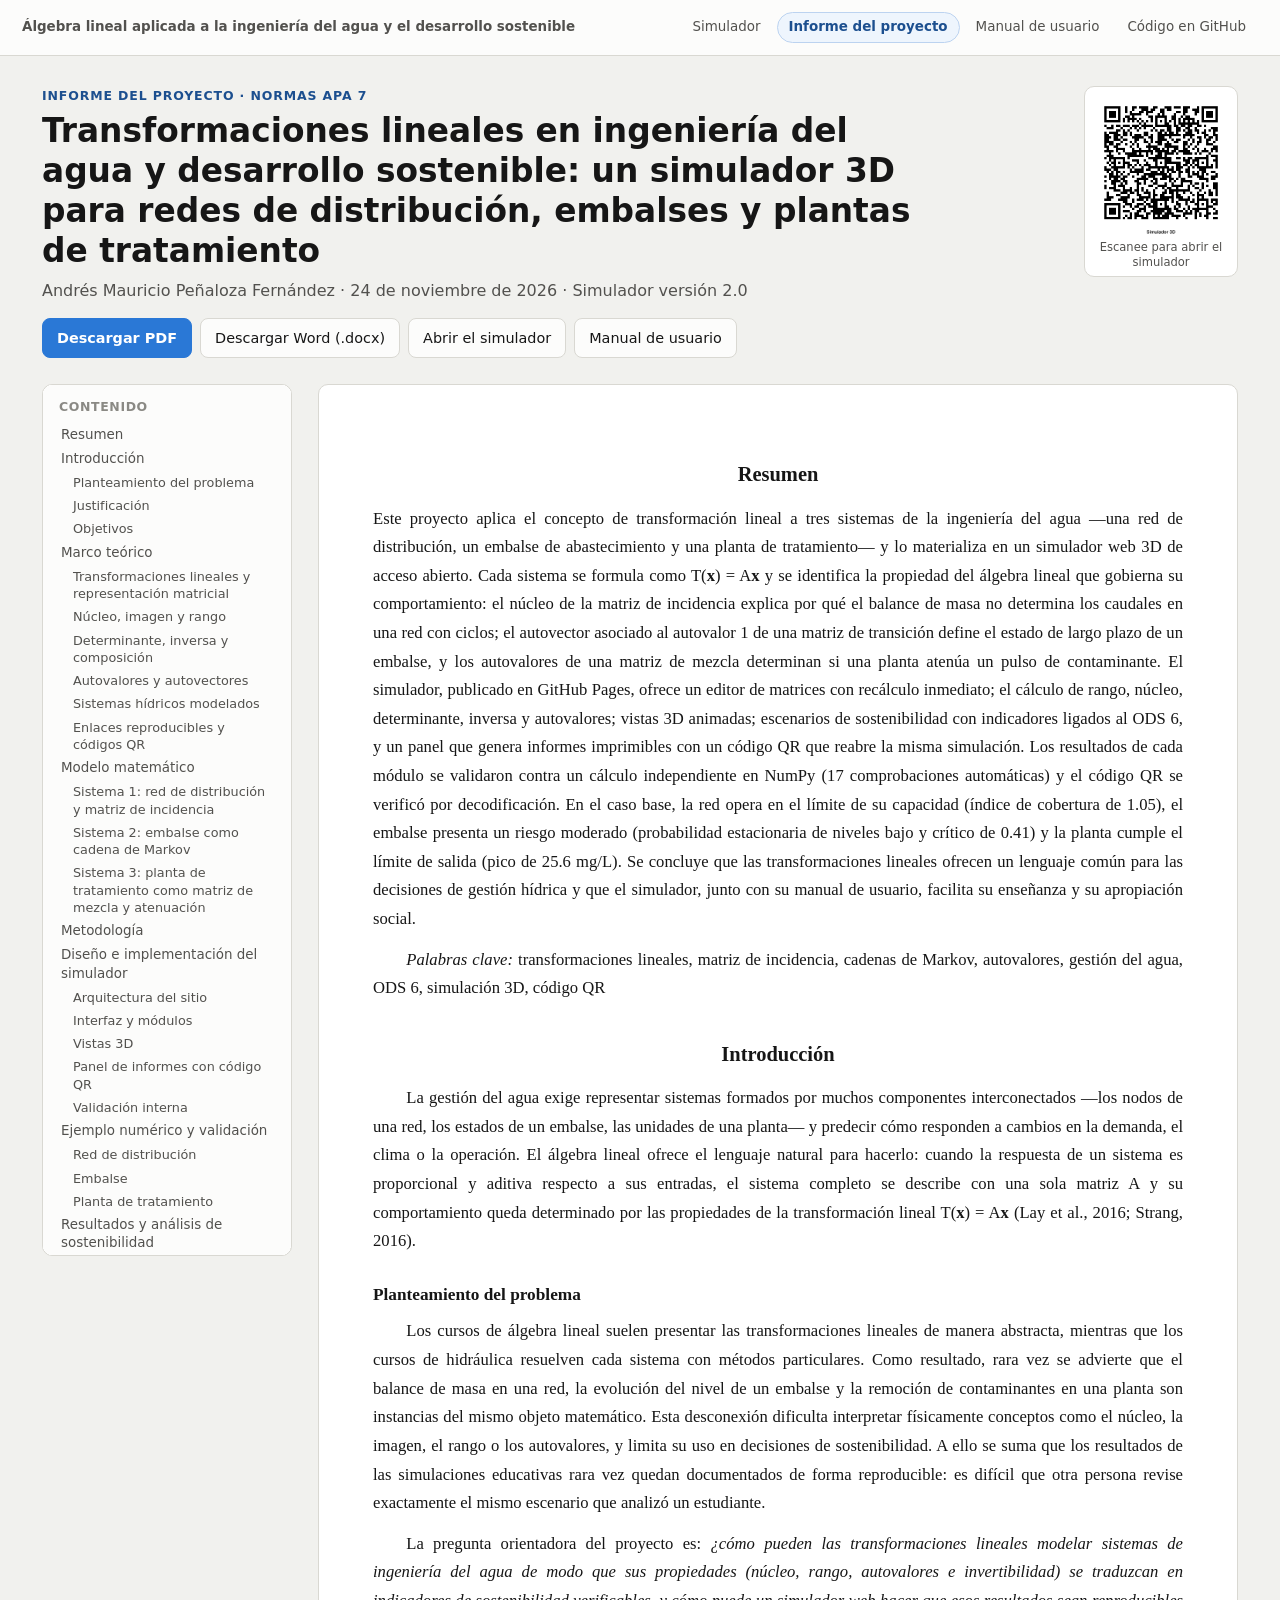
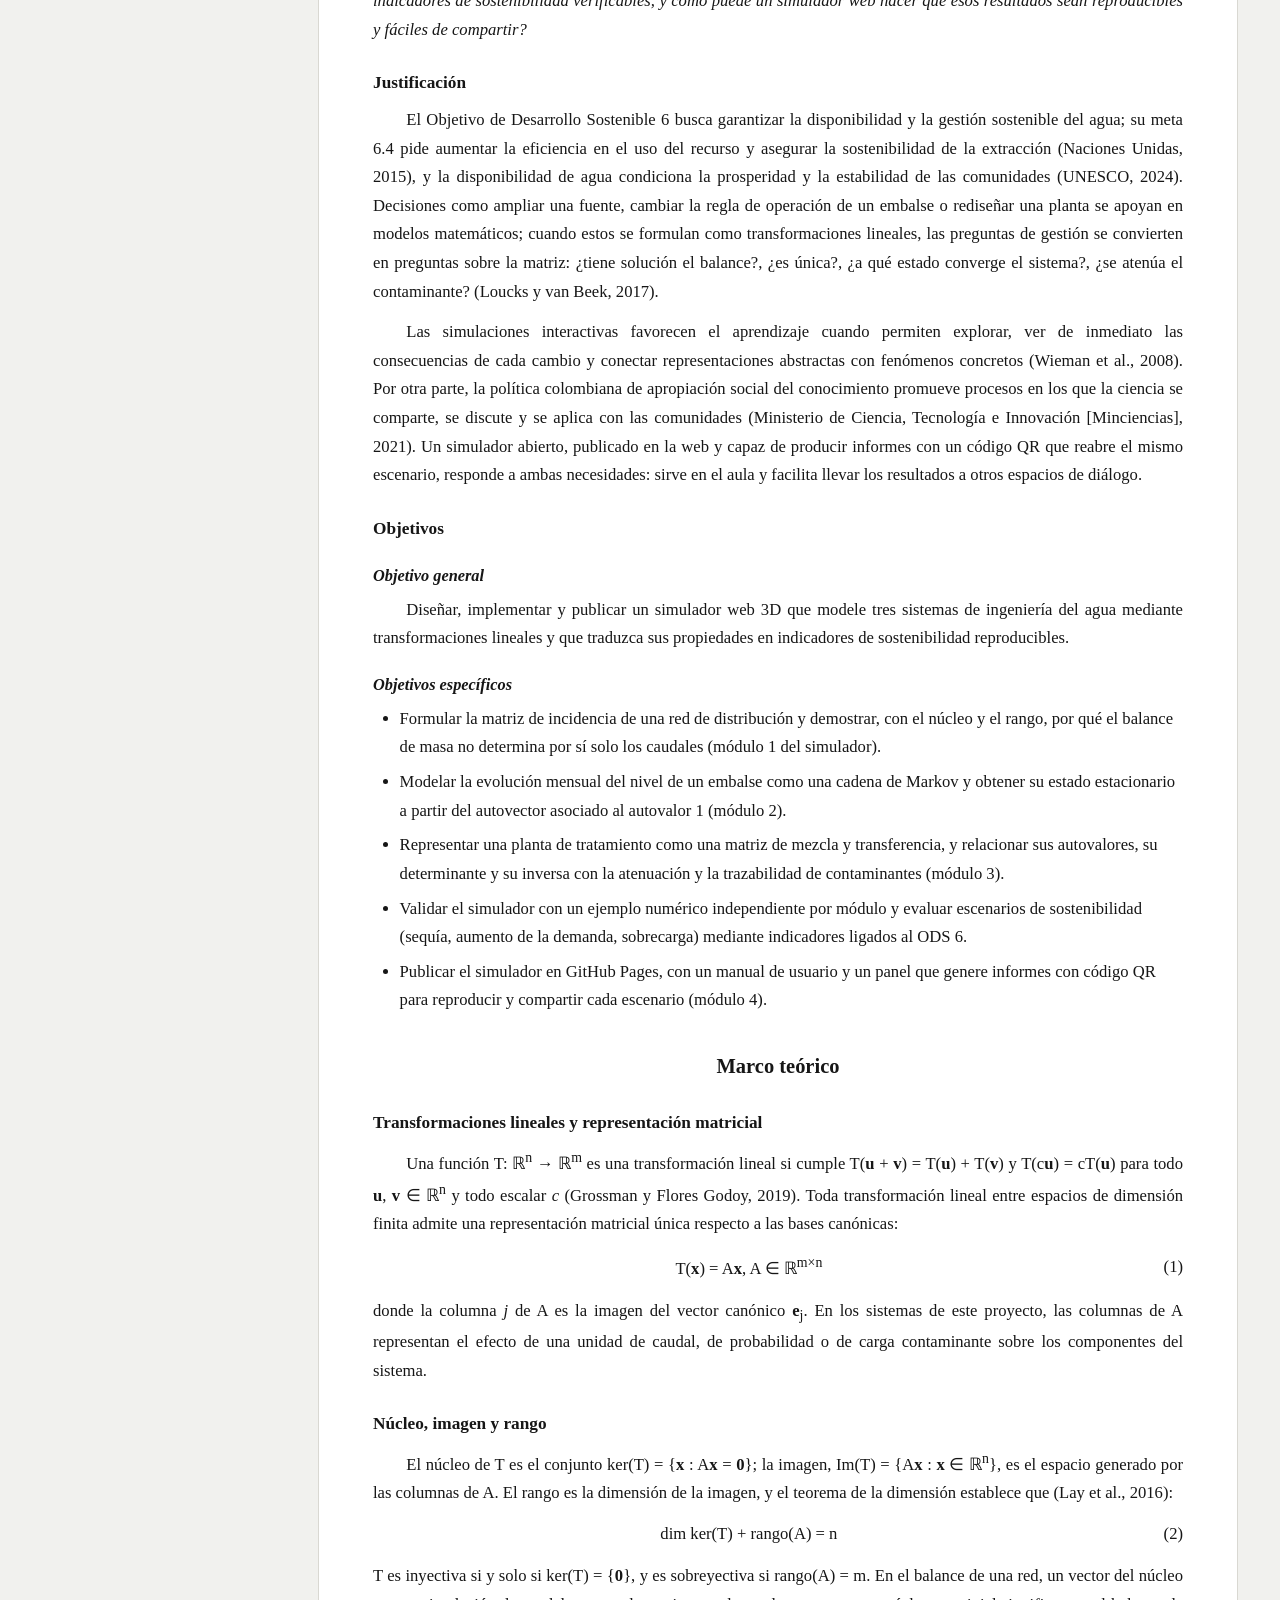
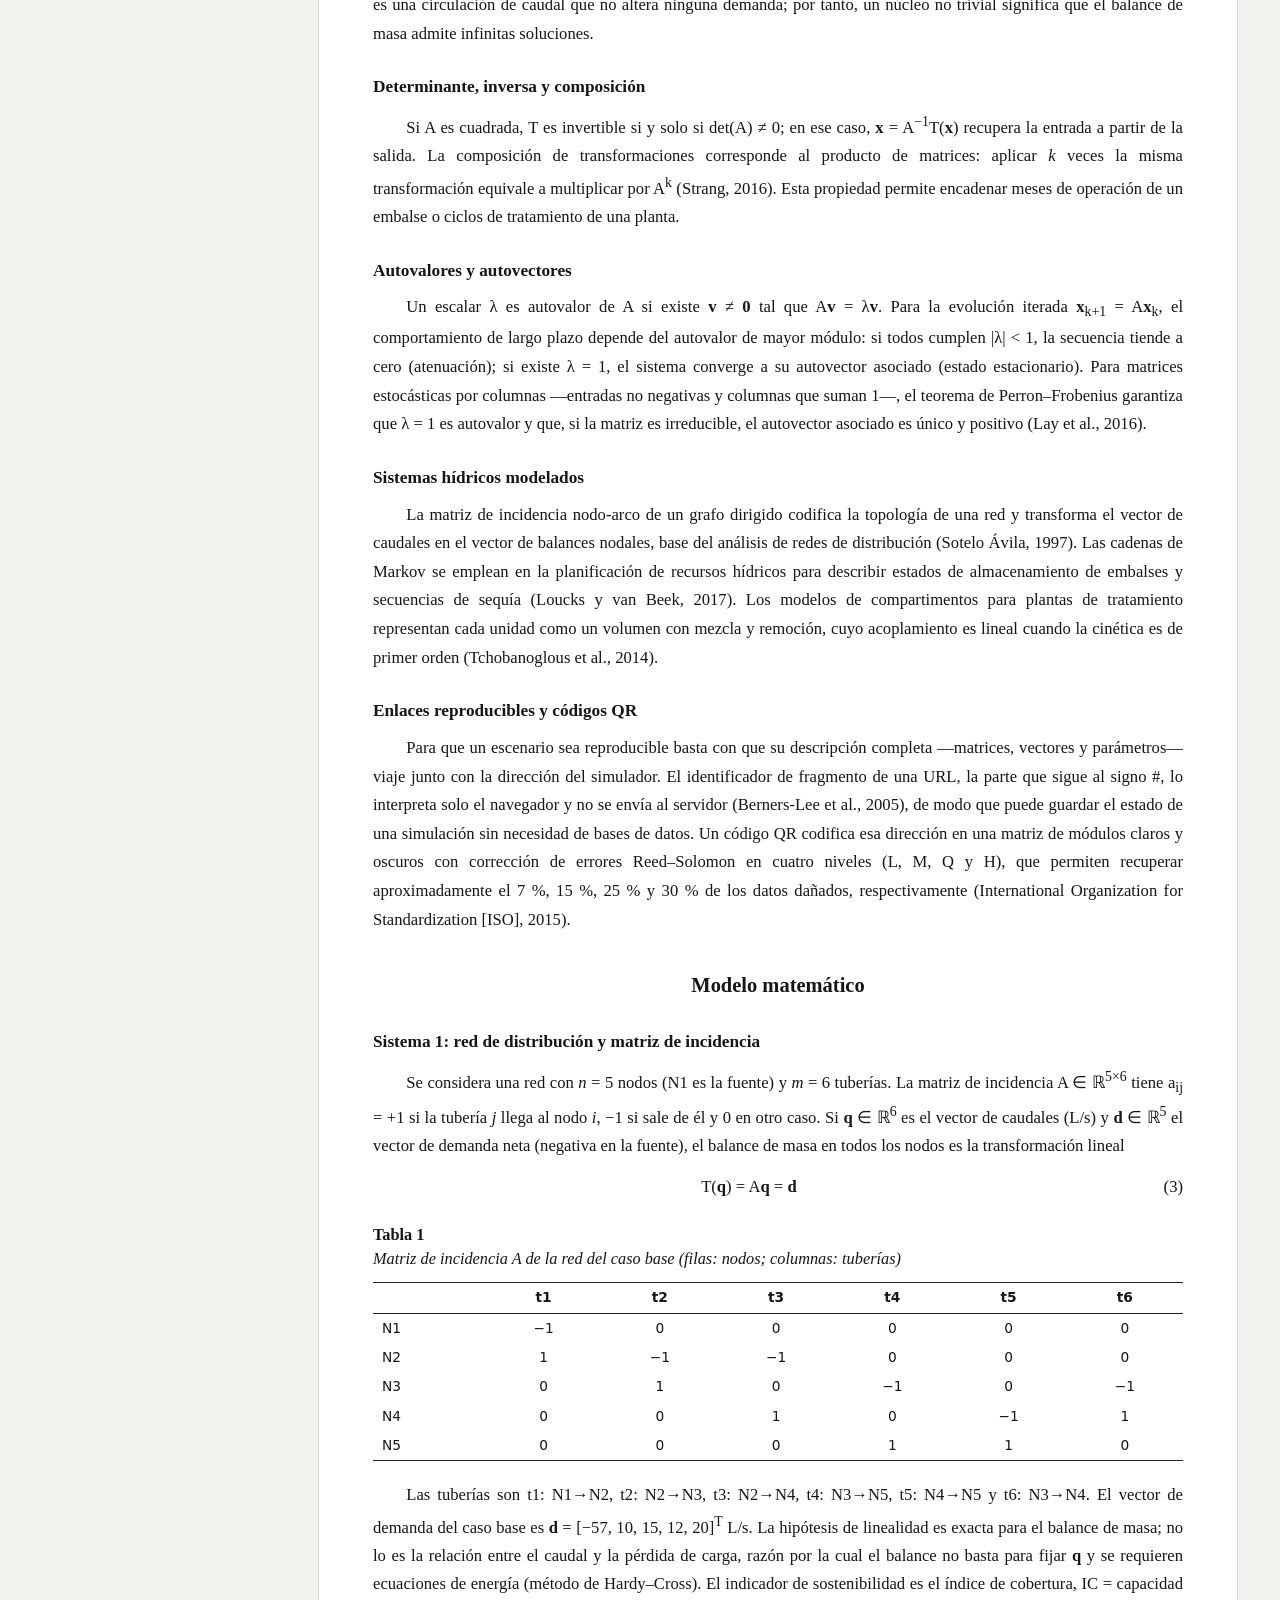
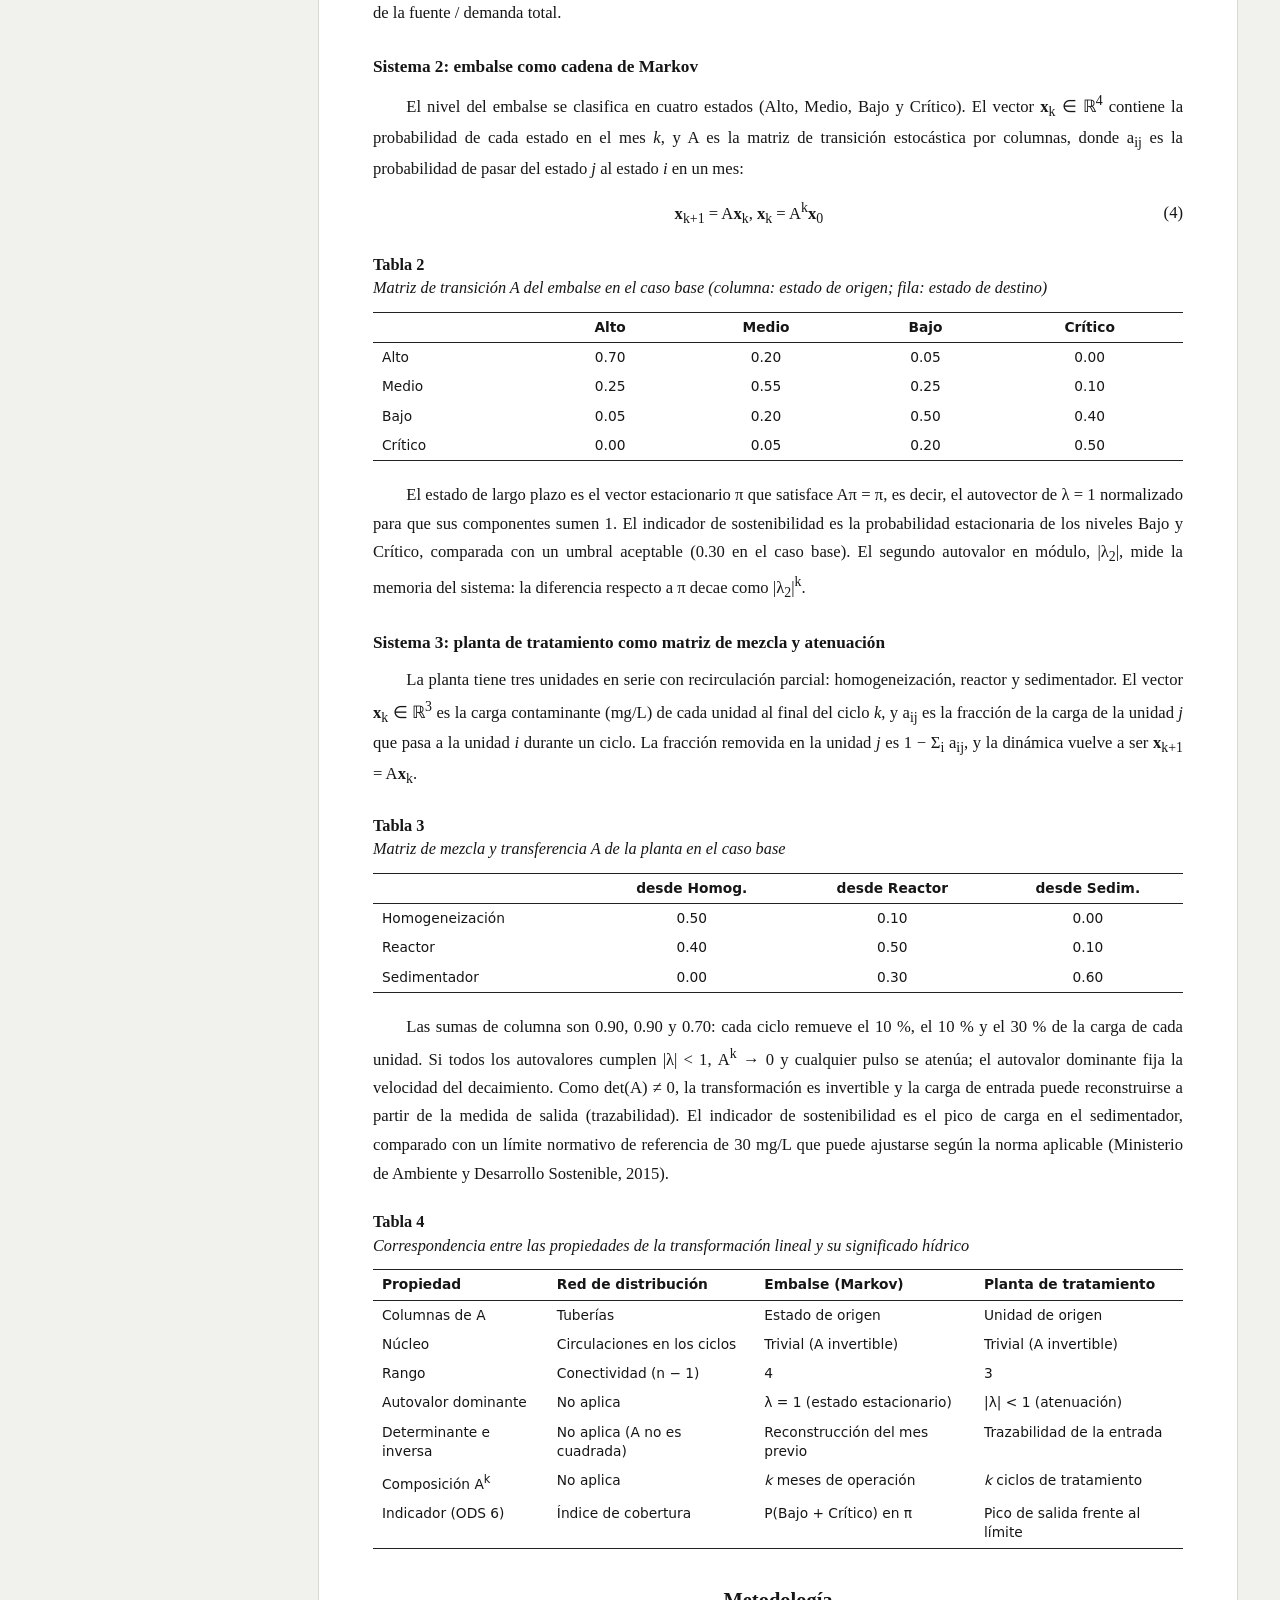
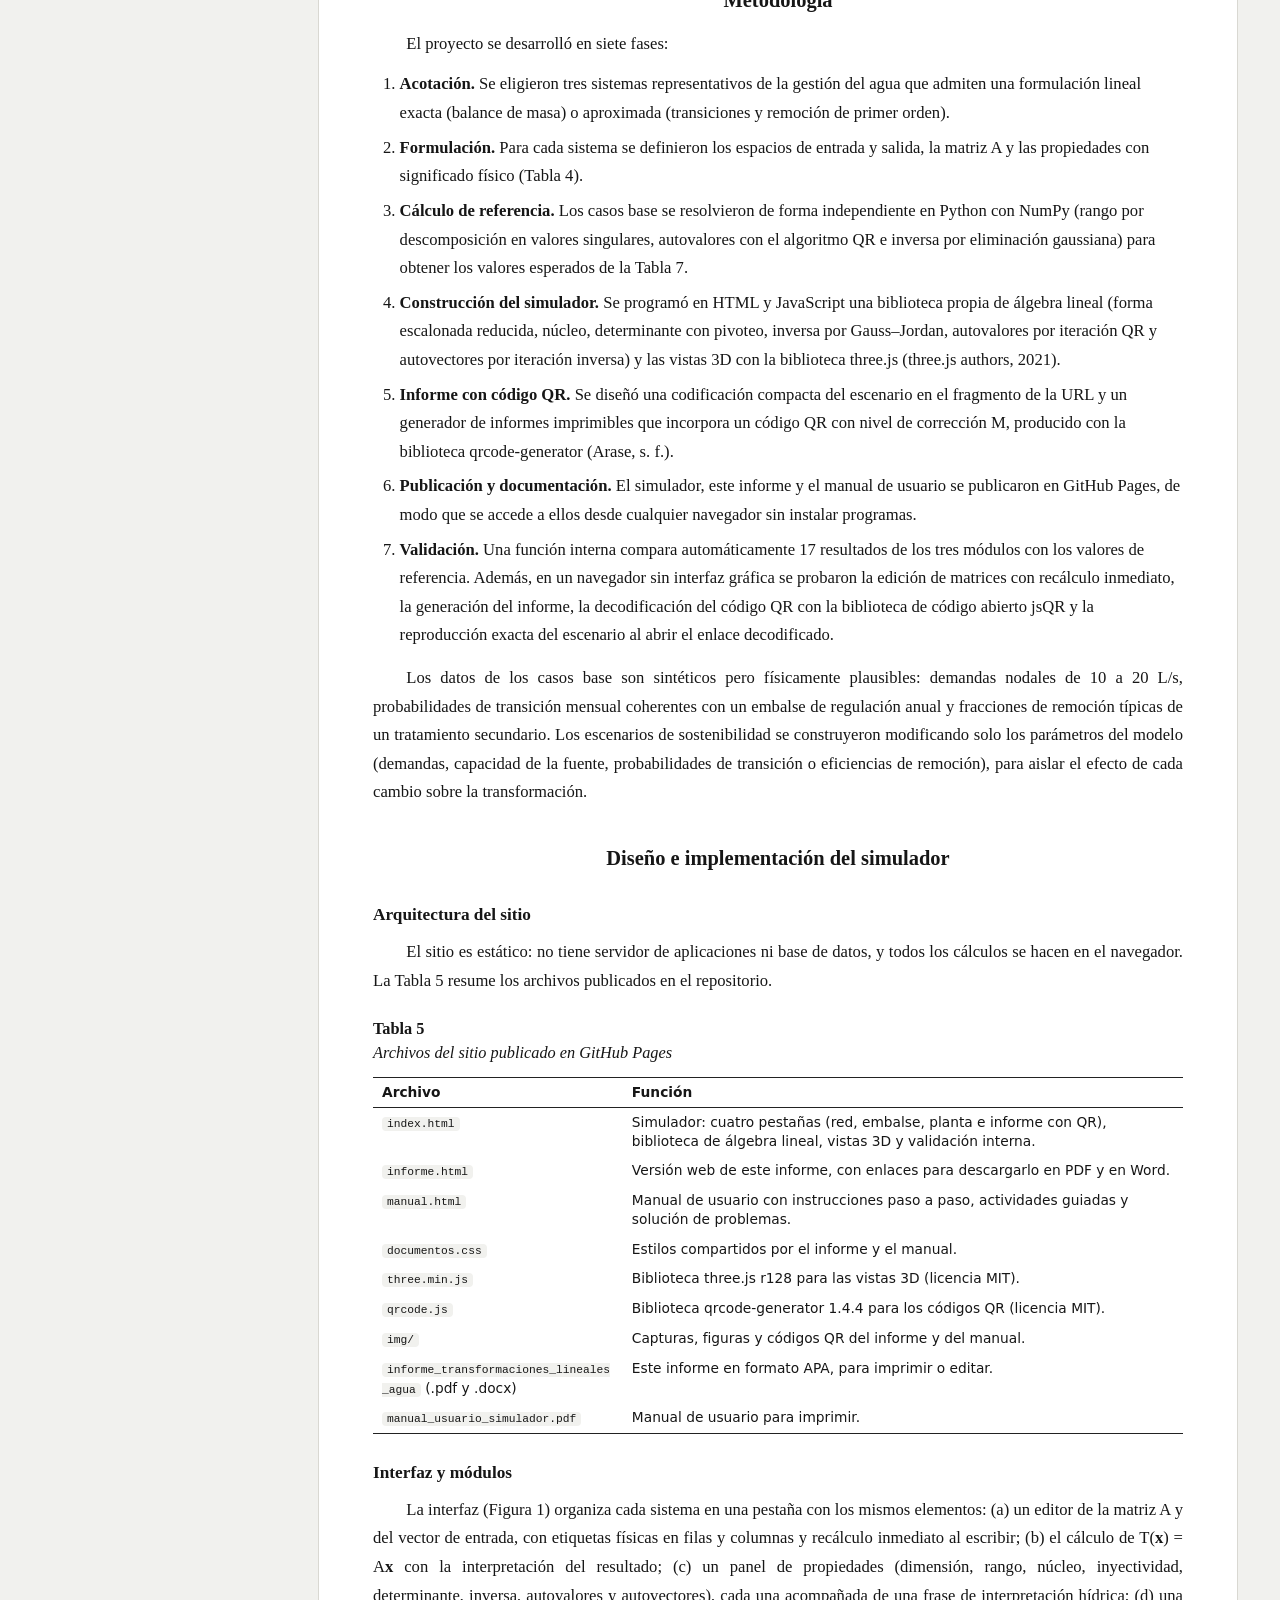
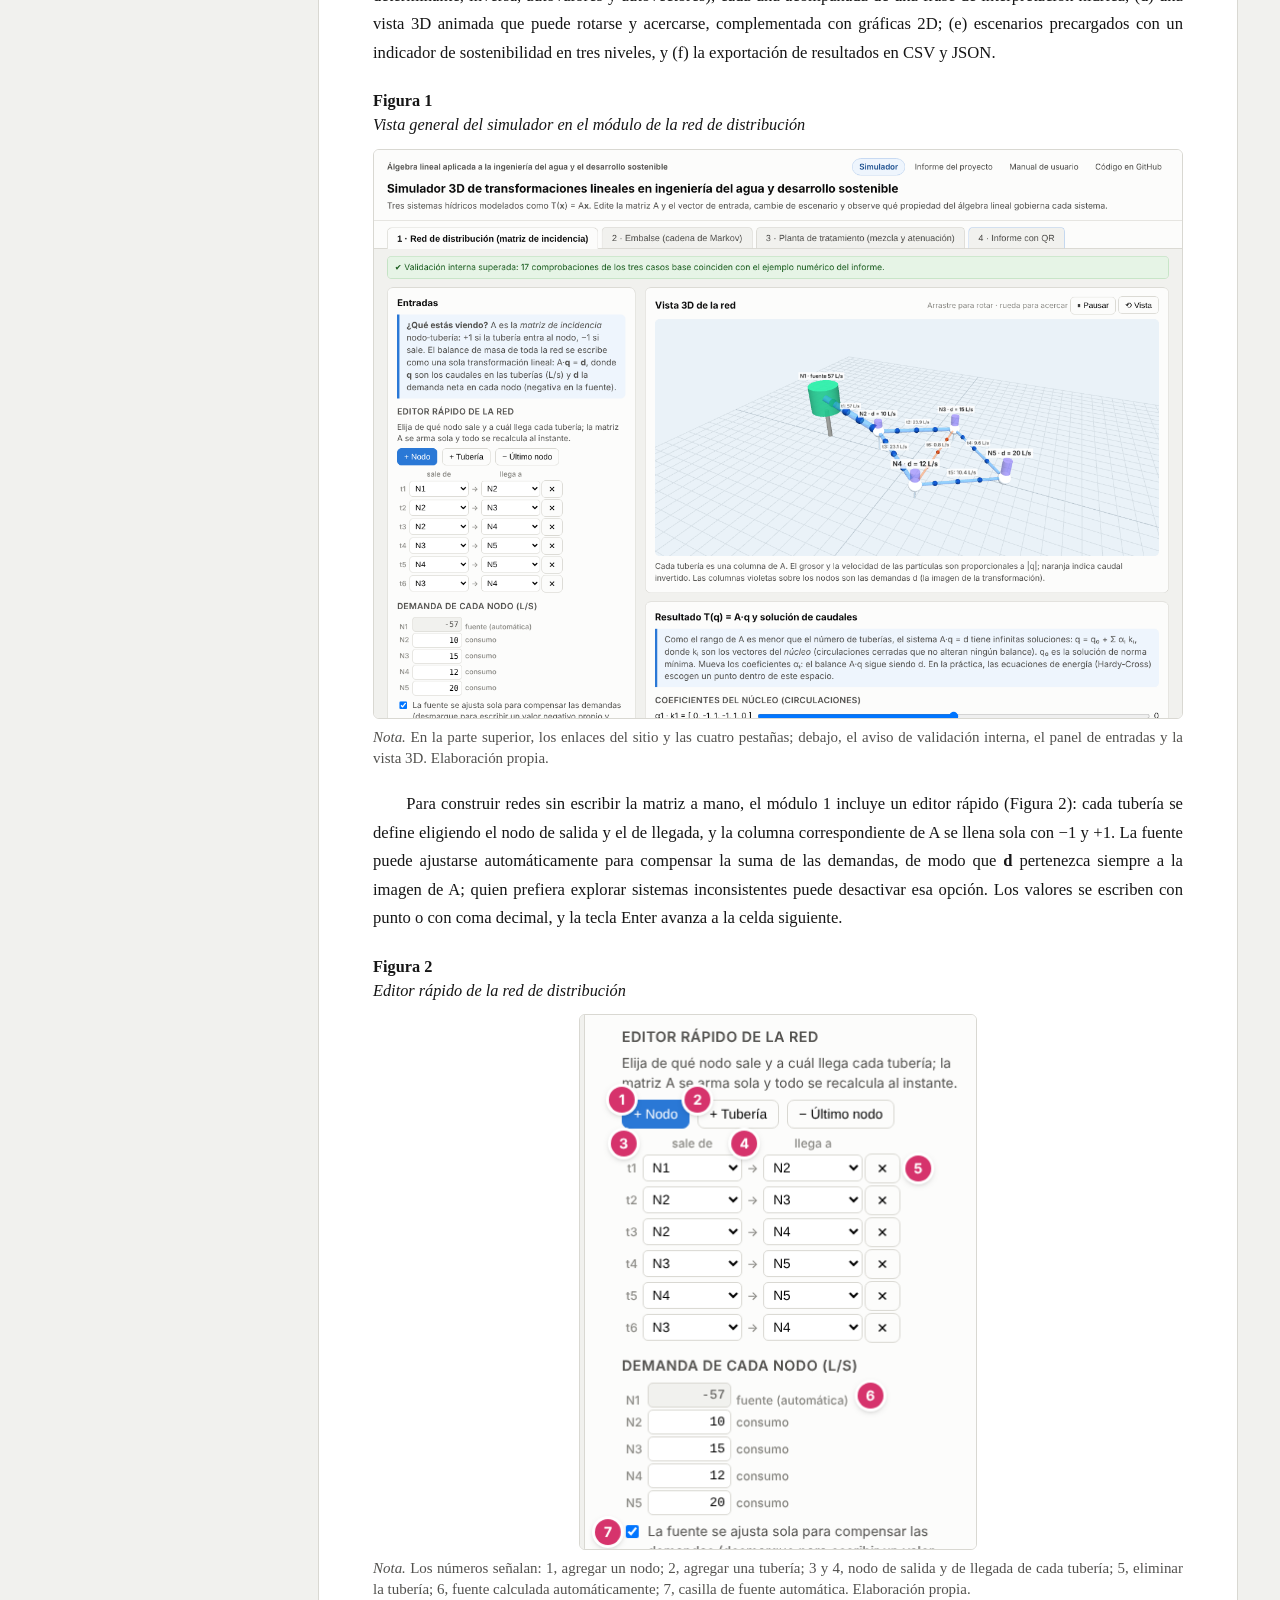
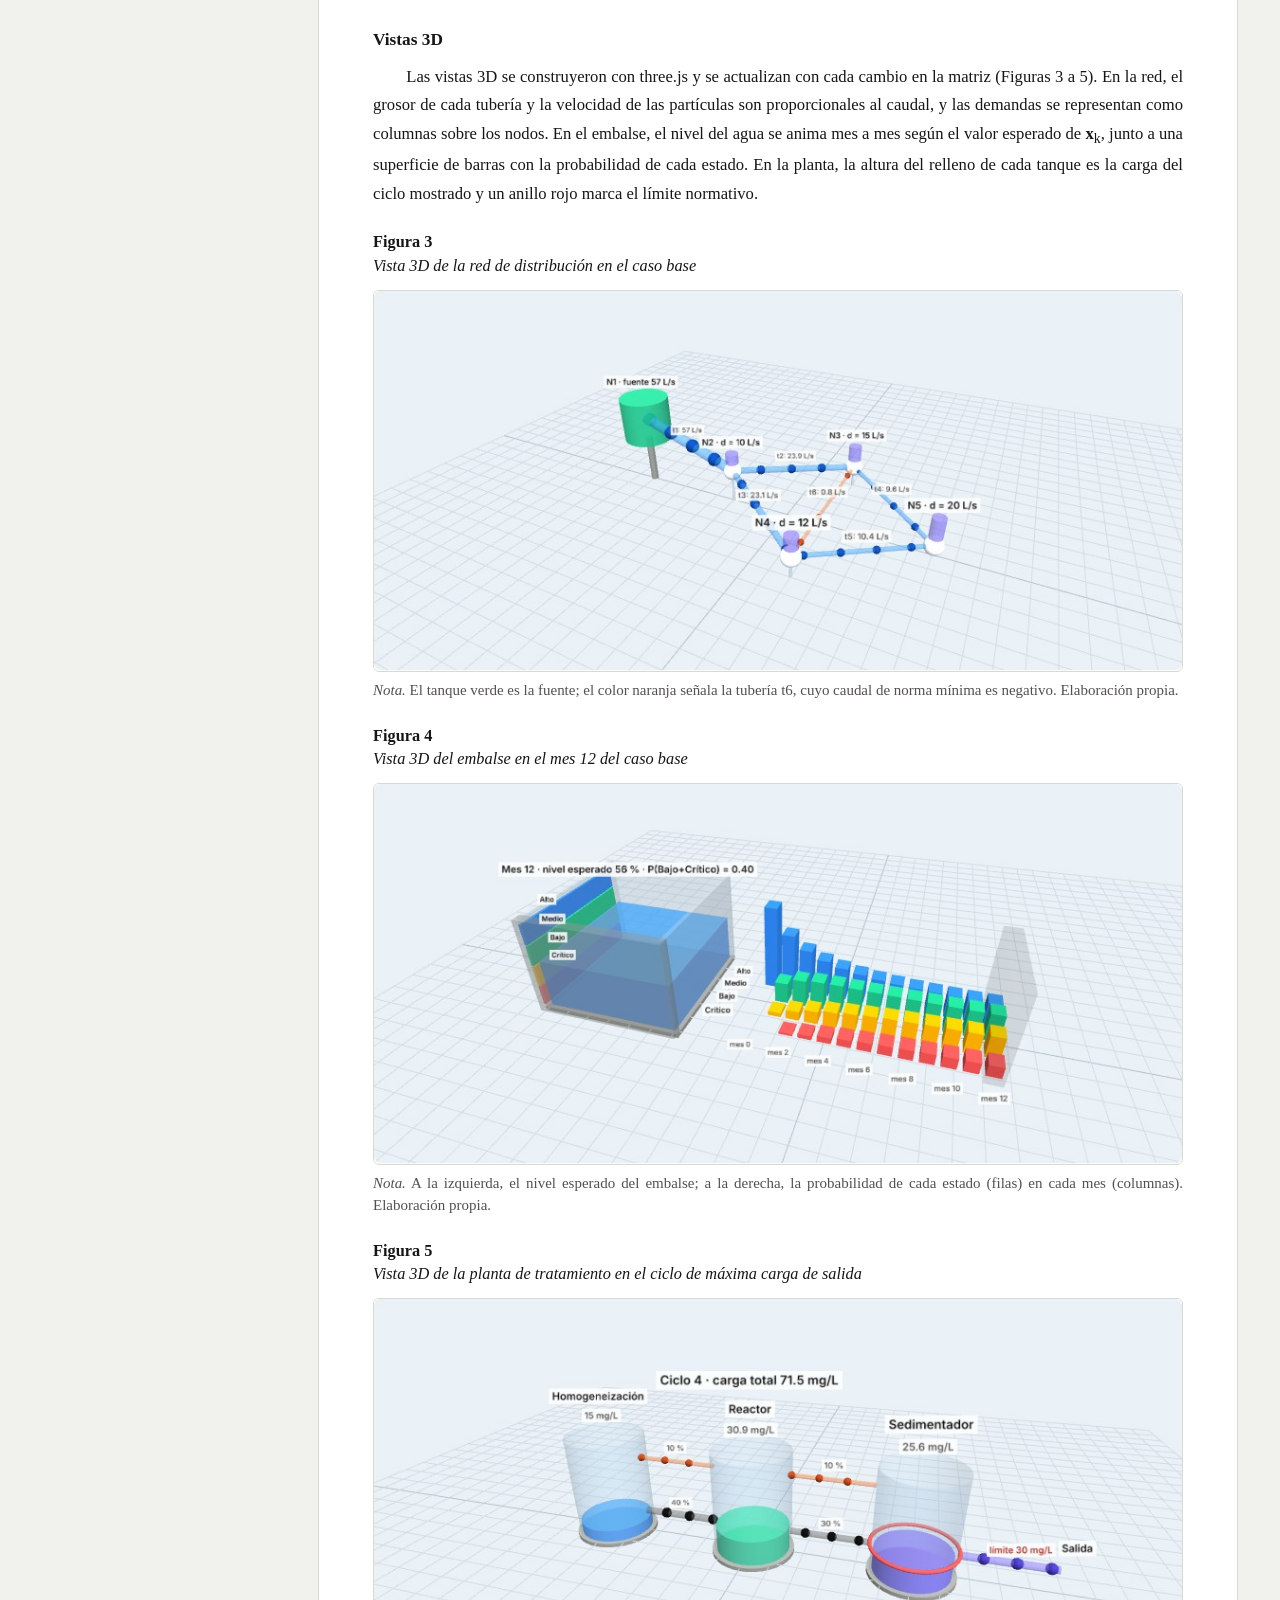
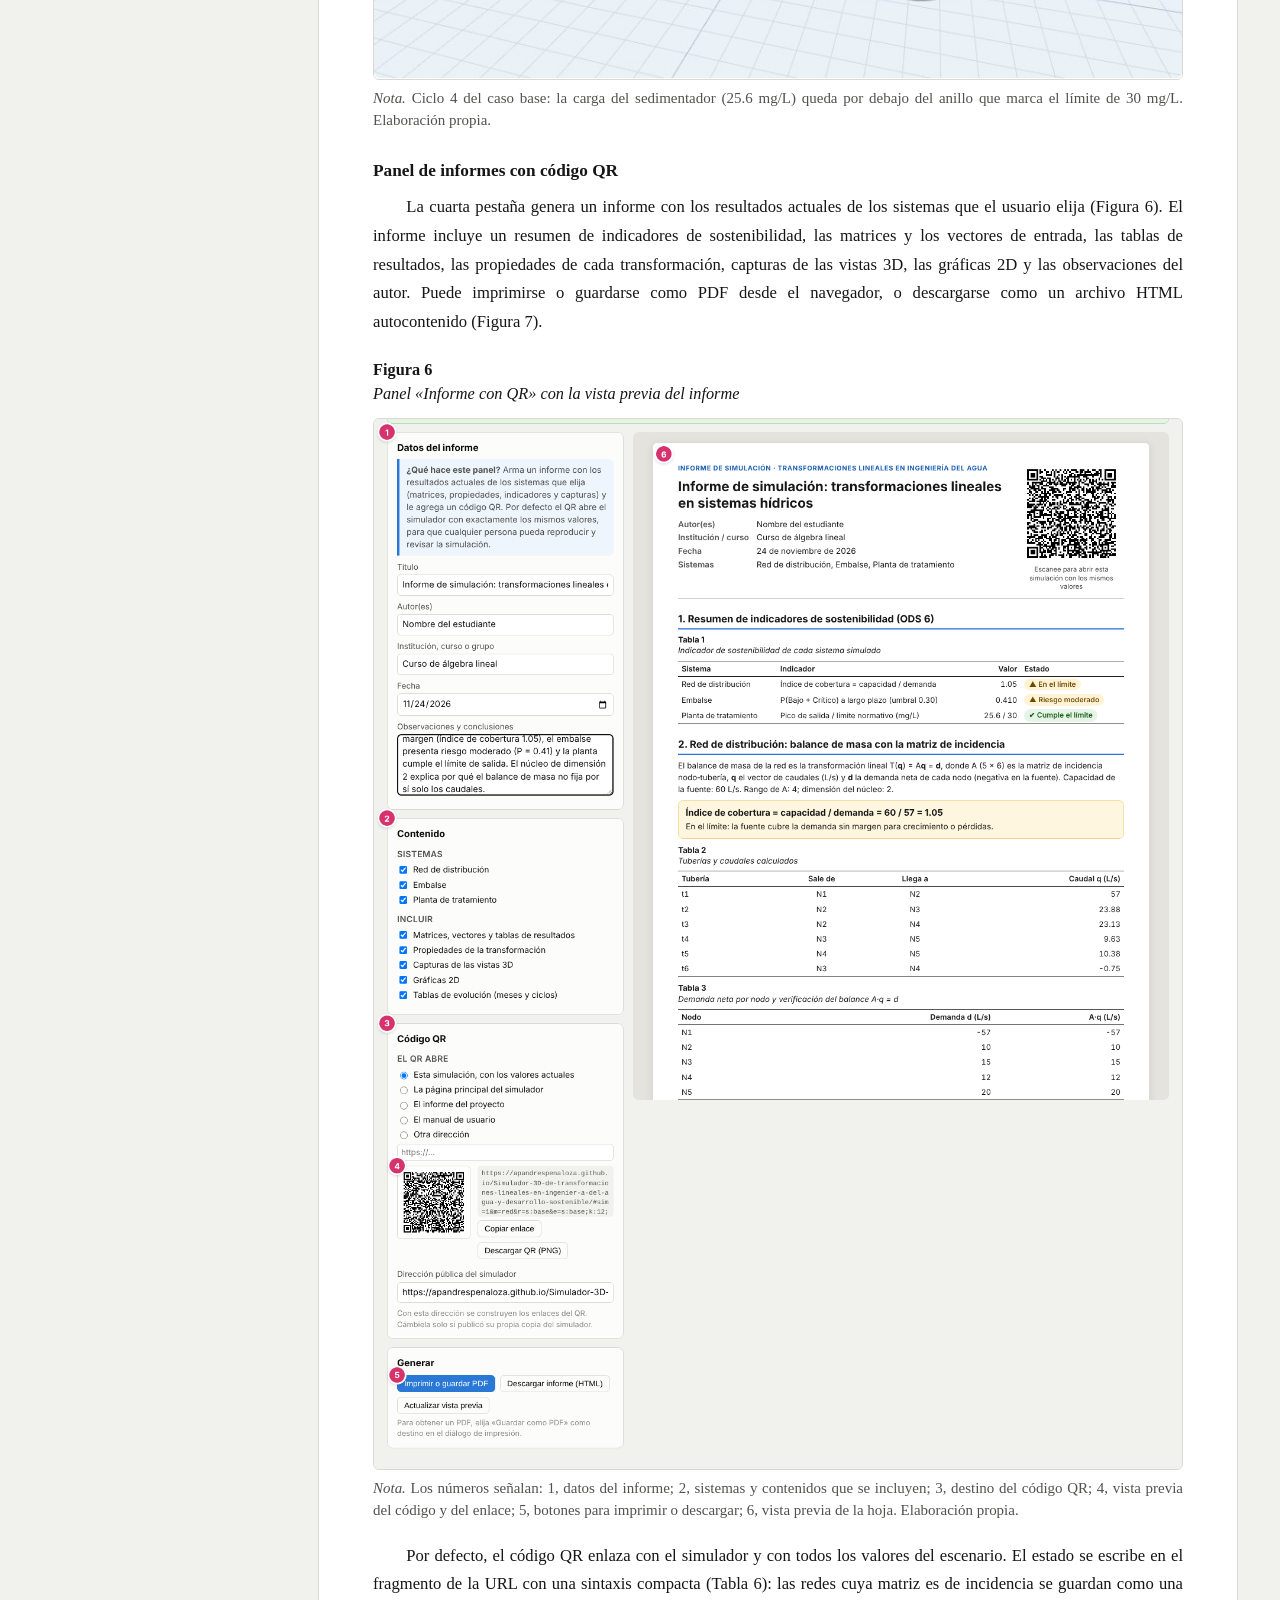
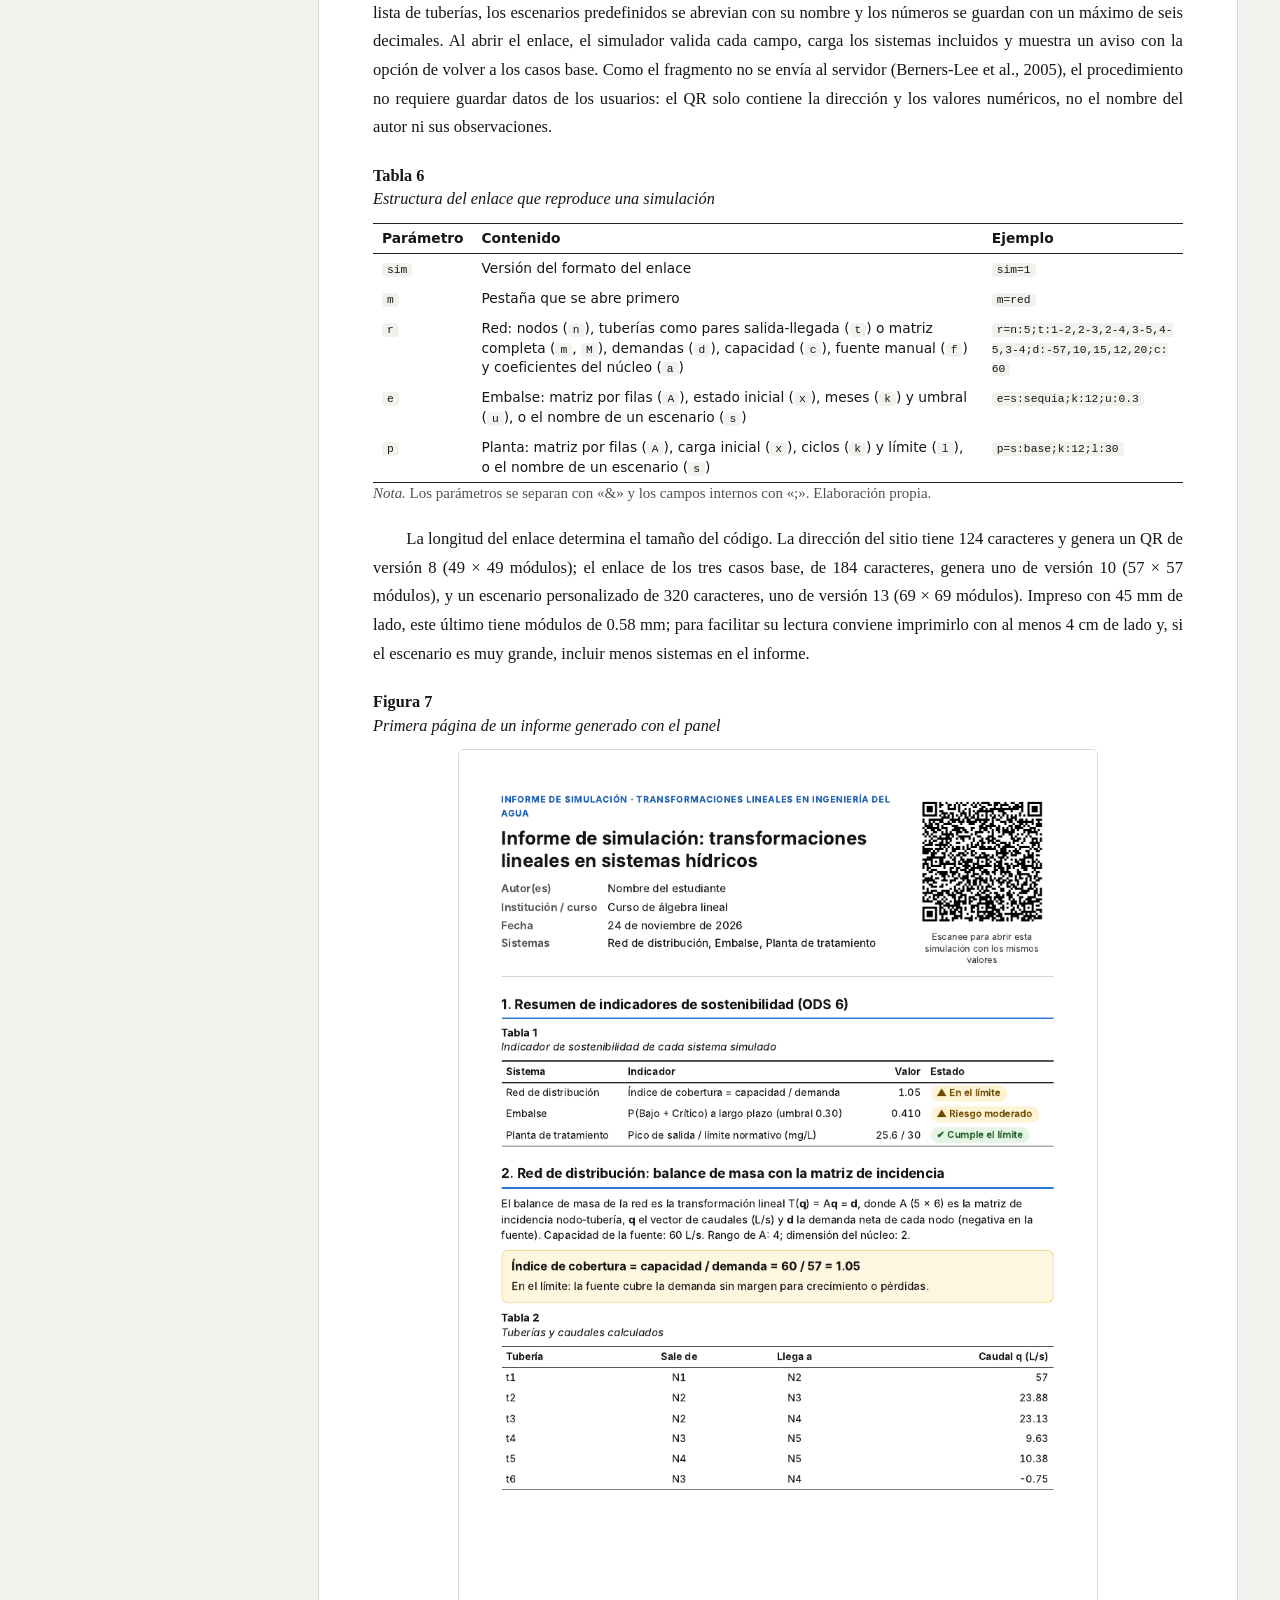
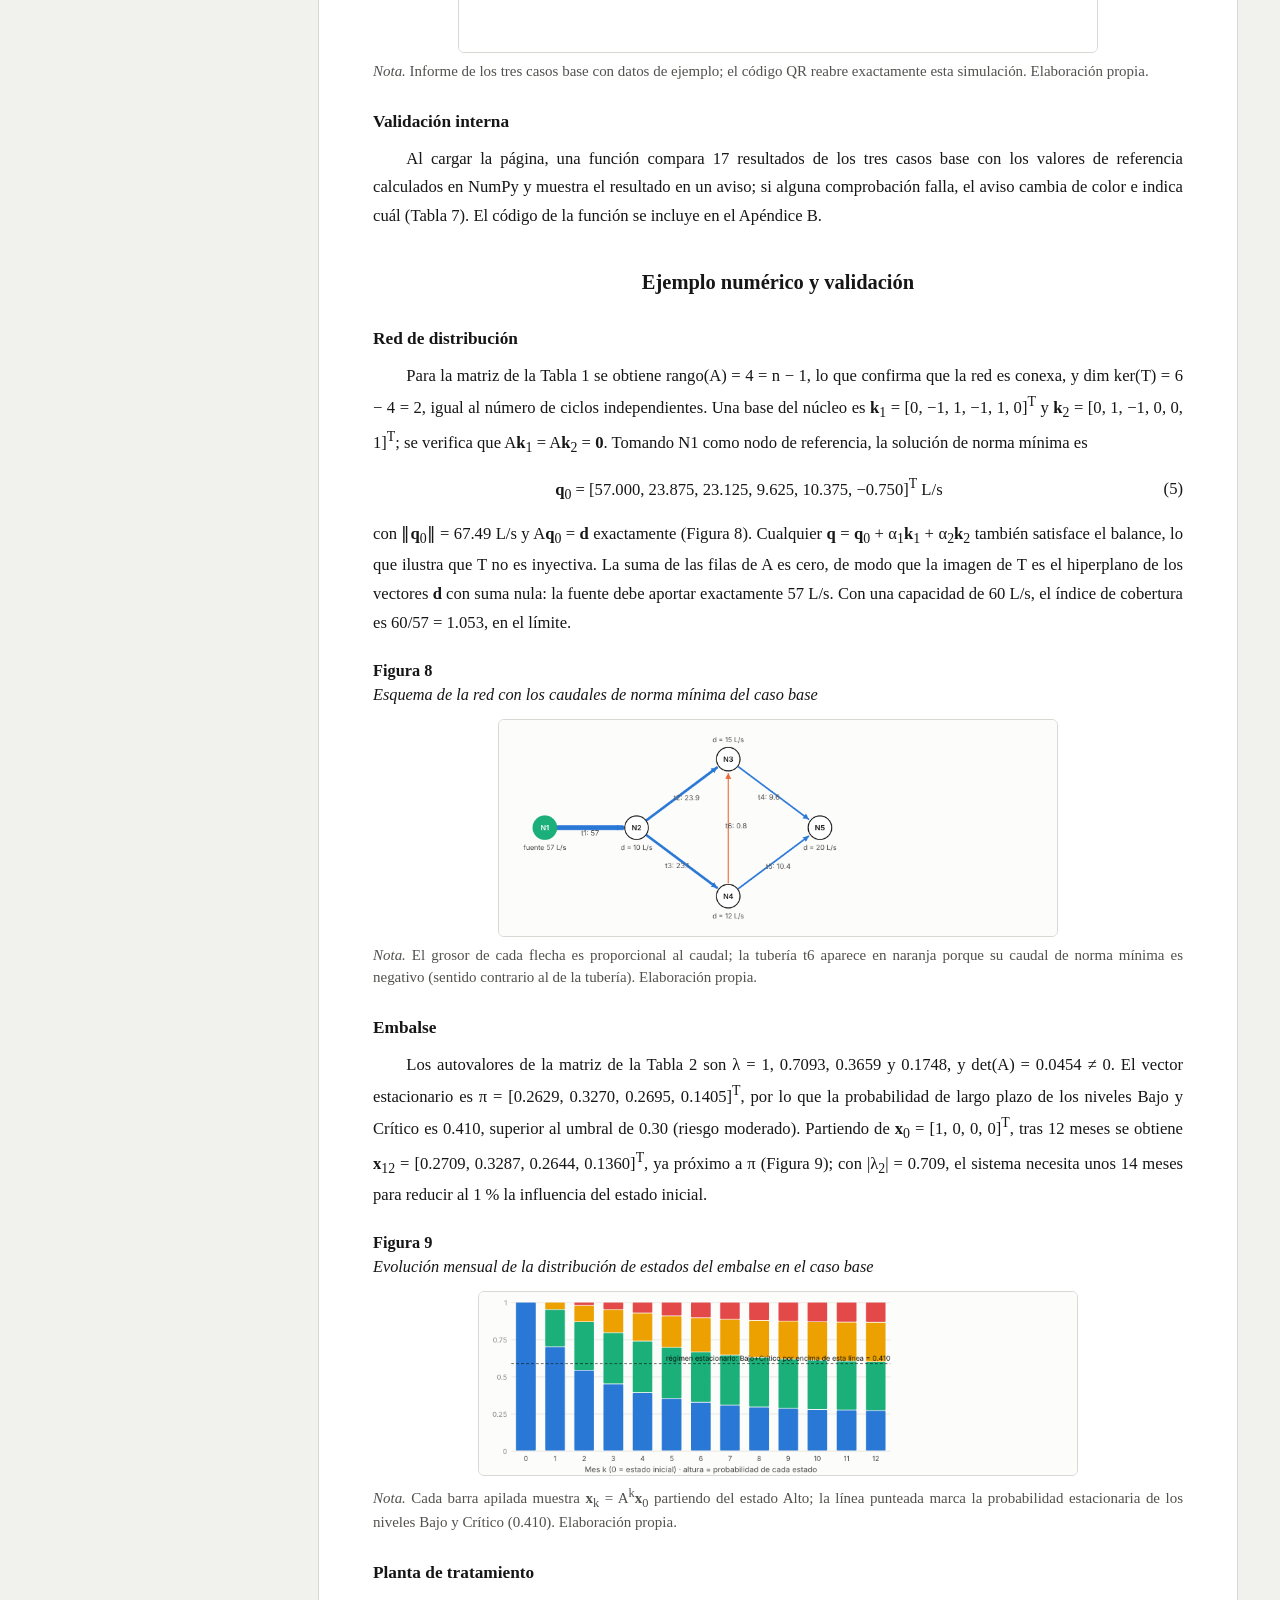
<file: informe.html>
<!DOCTYPE html>
<html lang="es">
<head>
<meta charset="utf-8">
<meta name="viewport" content="width=device-width, initial-scale=1">
<title>Informe del proyecto — Transformaciones lineales en ingeniería del agua</title>
<meta name="description" content="Informe en normas APA 7 del proyecto de álgebra lineal aplicada a la ingeniería del agua y el desarrollo sostenible: modelo matemático, simulador 3D, validación y análisis de sostenibilidad.">
<link rel="stylesheet" href="documentos.css">
</head>
<body class="informe">
<header class="cab">
  <div class="sitio"><a class="marca" href="./">Álgebra lineal aplicada a la ingeniería del agua y el desarrollo sostenible</a><nav class="enl"><a href="./">Simulador</a><a href="informe.html" class="act">Informe del proyecto</a><a href="manual.html">Manual de usuario</a><a href="https://github.com/APAndresPenaloza/Simulador-3D-de-transformaciones-lineales-en-ingenier-a-del-agua-y-desarrollo-sostenible" target="_blank" rel="noopener">Código en GitHub</a></nav></div>
</header>
<section class="portada">
  <div class="portada-txt">
    <p class="sup">Informe del proyecto · Normas APA 7</p>
    <h1>Transformaciones lineales en ingeniería del agua y desarrollo sostenible: un simulador 3D para redes de distribución, embalses y plantas de tratamiento</h1>
    
    <p class="autor">Andrés Mauricio Peñaloza Fernández · 24 de noviembre de 2026 · Simulador versión 2.0</p>
    <div class="acciones"><a class="btn primario" href="informe_transformaciones_lineales_agua.pdf">Descargar PDF</a><a class="btn" href="informe_transformaciones_lineales_agua.docx" download>Descargar Word (.docx)</a><a class="btn" href="./">Abrir el simulador</a><a class="btn" href="manual.html">Manual de usuario</a></div>
  </div>
  <figure class="portada-qr"><img src="img/qr_simulador.png" alt="Código QR del simulador" width="150" height="150"><figcaption>Escanee para abrir el simulador</figcaption></figure>
</section>
<div class="doc-grid">
  <nav class="indice" aria-label="Contenido"><p class="ind-t">Contenido</p><a class="n1" href="#resumen">Resumen</a><a class="n1" href="#introduccion">Introducción</a><a class="n2" href="#planteamiento-del-problema">Planteamiento del problema</a><a class="n2" href="#justificacion">Justificación</a><a class="n2" href="#objetivos">Objetivos</a><a class="n1" href="#marco-teorico">Marco teórico</a><a class="n2" href="#transformaciones-lineales-y-representacion-matricial">Transformaciones lineales y representación matricial</a><a class="n2" href="#nucleo-imagen-y-rango">Núcleo, imagen y rango</a><a class="n2" href="#determinante-inversa-y-composicion">Determinante, inversa y composición</a><a class="n2" href="#autovalores-y-autovectores">Autovalores y autovectores</a><a class="n2" href="#sistemas-hidricos-modelados">Sistemas hídricos modelados</a><a class="n2" href="#enlaces-reproducibles-y-codigos-qr">Enlaces reproducibles y códigos QR</a><a class="n1" href="#modelo-matematico">Modelo matemático</a><a class="n2" href="#sistema-1-red-de-distribucion-y-matriz-de-incidencia">Sistema 1: red de distribución y matriz de incidencia</a><a class="n2" href="#sistema-2-embalse-como-cadena-de-markov">Sistema 2: embalse como cadena de Markov</a><a class="n2" href="#sistema-3-planta-de-tratamiento-como-matriz-de-mezcla-y-aten">Sistema 3: planta de tratamiento como matriz de mezcla y atenuación</a><a class="n1" href="#metodologia">Metodología</a><a class="n1" href="#diseno-e-implementacion-del-simulador">Diseño e implementación del simulador</a><a class="n2" href="#arquitectura-del-sitio">Arquitectura del sitio</a><a class="n2" href="#interfaz-y-modulos">Interfaz y módulos</a><a class="n2" href="#vistas-3d">Vistas 3D</a><a class="n2" href="#panel-de-informes-con-codigo-qr">Panel de informes con código QR</a><a class="n2" href="#validacion-interna">Validación interna</a><a class="n1" href="#ejemplo-numerico-y-validacion">Ejemplo numérico y validación</a><a class="n2" href="#red-de-distribucion">Red de distribución</a><a class="n2" href="#embalse">Embalse</a><a class="n2" href="#planta-de-tratamiento">Planta de tratamiento</a><a class="n1" href="#resultados-y-analisis-de-sostenibilidad">Resultados y análisis de sostenibilidad</a><a class="n1" href="#discusion">Discusión</a><a class="n2" href="#limitaciones">Limitaciones</a><a class="n2" href="#trabajo-futuro">Trabajo futuro</a><a class="n1" href="#conclusiones">Conclusiones</a><a class="n1" href="#referencias">Referencias</a><a class="n1" href="#apendice-a">Apéndice A. Acceso al simulador y a la documentación</a><a class="n1" href="#apendice-b">Apéndice B. Código de la función de validación interna</a></nav>
  <main class="doc informe">
<h2 id="resumen">Resumen</h2>
<p class="sin">Este proyecto aplica el concepto de transformación lineal a tres sistemas de la ingeniería del agua —una red de distribución, un embalse de abastecimiento y una planta de tratamiento— y lo materializa en un simulador web 3D de acceso abierto. Cada sistema se formula como T(<strong>x</strong>) = A<strong>x</strong> y se identifica la propiedad del álgebra lineal que gobierna su comportamiento: el núcleo de la matriz de incidencia explica por qué el balance de masa no determina los caudales en una red con ciclos; el autovector asociado al autovalor 1 de una matriz de transición define el estado de largo plazo de un embalse, y los autovalores de una matriz de mezcla determinan si una planta atenúa un pulso de contaminante. El simulador, publicado en GitHub Pages, ofrece un editor de matrices con recálculo inmediato; el cálculo de rango, núcleo, determinante, inversa y autovalores; vistas 3D animadas; escenarios de sostenibilidad con indicadores ligados al ODS 6, y un panel que genera informes imprimibles con un código QR que reabre la misma simulación. Los resultados de cada módulo se validaron contra un cálculo independiente en NumPy (17 comprobaciones automáticas) y el código QR se verificó por decodificación. En el caso base, la red opera en el límite de su capacidad (índice de cobertura de 1.05), el embalse presenta un riesgo moderado (probabilidad estacionaria de niveles bajo y crítico de 0.41) y la planta cumple el límite de salida (pico de 25.6 mg/L). Se concluye que las transformaciones lineales ofrecen un lenguaje común para las decisiones de gestión hídrica y que el simulador, junto con su manual de usuario, facilita su enseñanza y su apropiación social.</p>
<p><em>Palabras clave:</em> transformaciones lineales, matriz de incidencia, cadenas de Markov, autovalores, gestión del agua, ODS 6, simulación 3D, código QR</p>
<h2 id="introduccion">Introducción</h2>
<p>La gestión del agua exige representar sistemas formados por muchos componentes interconectados —los nodos de una red, los estados de un embalse, las unidades de una planta— y predecir cómo responden a cambios en la demanda, el clima o la operación. El álgebra lineal ofrece el lenguaje natural para hacerlo: cuando la respuesta de un sistema es proporcional y aditiva respecto a sus entradas, el sistema completo se describe con una sola matriz A y su comportamiento queda determinado por las propiedades de la transformación lineal T(<strong>x</strong>) = A<strong>x</strong> (Lay et al., 2016; Strang, 2016).</p>
<h3 id="planteamiento-del-problema">Planteamiento del problema</h3>
<p>Los cursos de álgebra lineal suelen presentar las transformaciones lineales de manera abstracta, mientras que los cursos de hidráulica resuelven cada sistema con métodos particulares. Como resultado, rara vez se advierte que el balance de masa en una red, la evolución del nivel de un embalse y la remoción de contaminantes en una planta son instancias del mismo objeto matemático. Esta desconexión dificulta interpretar físicamente conceptos como el núcleo, la imagen, el rango o los autovalores, y limita su uso en decisiones de sostenibilidad. A ello se suma que los resultados de las simulaciones educativas rara vez quedan documentados de forma reproducible: es difícil que otra persona revise exactamente el mismo escenario que analizó un estudiante.</p>
<p>La pregunta orientadora del proyecto es: <em>¿cómo pueden las transformaciones lineales modelar sistemas de ingeniería del agua de modo que sus propiedades (núcleo, rango, autovalores e invertibilidad) se traduzcan en indicadores de sostenibilidad verificables, y cómo puede un simulador web hacer que esos resultados sean reproducibles y fáciles de compartir?</em></p>
<h3 id="justificacion">Justificación</h3>
<p>El Objetivo de Desarrollo Sostenible 6 busca garantizar la disponibilidad y la gestión sostenible del agua; su meta 6.4 pide aumentar la eficiencia en el uso del recurso y asegurar la sostenibilidad de la extracción (Naciones Unidas, 2015), y la disponibilidad de agua condiciona la prosperidad y la estabilidad de las comunidades (UNESCO, 2024). Decisiones como ampliar una fuente, cambiar la regla de operación de un embalse o rediseñar una planta se apoyan en modelos matemáticos; cuando estos se formulan como transformaciones lineales, las preguntas de gestión se convierten en preguntas sobre la matriz: ¿tiene solución el balance?, ¿es única?, ¿a qué estado converge el sistema?, ¿se atenúa el contaminante? (Loucks y van Beek, 2017).</p>
<p>Las simulaciones interactivas favorecen el aprendizaje cuando permiten explorar, ver de inmediato las consecuencias de cada cambio y conectar representaciones abstractas con fenómenos concretos (Wieman et al., 2008). Por otra parte, la política colombiana de apropiación social del conocimiento promueve procesos en los que la ciencia se comparte, se discute y se aplica con las comunidades (Ministerio de Ciencia, Tecnología e Innovación [Minciencias], 2021). Un simulador abierto, publicado en la web y capaz de producir informes con un código QR que reabre el mismo escenario, responde a ambas necesidades: sirve en el aula y facilita llevar los resultados a otros espacios de diálogo.</p>
<h3 id="objetivos">Objetivos</h3>
<h4 id="objetivo-general">Objetivo general</h4>
<p>Diseñar, implementar y publicar un simulador web 3D que modele tres sistemas de ingeniería del agua mediante transformaciones lineales y que traduzca sus propiedades en indicadores de sostenibilidad reproducibles.</p>
<h4 id="objetivos-especificos">Objetivos específicos</h4>
<ul><li>Formular la matriz de incidencia de una red de distribución y demostrar, con el núcleo y el rango, por qué el balance de masa no determina por sí solo los caudales (módulo 1 del simulador).</li><li>Modelar la evolución mensual del nivel de un embalse como una cadena de Markov y obtener su estado estacionario a partir del autovector asociado al autovalor 1 (módulo 2).</li><li>Representar una planta de tratamiento como una matriz de mezcla y transferencia, y relacionar sus autovalores, su determinante y su inversa con la atenuación y la trazabilidad de contaminantes (módulo 3).</li><li>Validar el simulador con un ejemplo numérico independiente por módulo y evaluar escenarios de sostenibilidad (sequía, aumento de la demanda, sobrecarga) mediante indicadores ligados al ODS 6.</li><li>Publicar el simulador en GitHub Pages, con un manual de usuario y un panel que genere informes con código QR para reproducir y compartir cada escenario (módulo 4).</li></ul>
<h2 id="marco-teorico">Marco teórico</h2>
<h3 id="transformaciones-lineales-y-representacion-matricial">Transformaciones lineales y representación matricial</h3>
<p>Una función T: ℝ<sup>n</sup> → ℝ<sup>m</sup> es una transformación lineal si cumple T(<strong>u</strong> + <strong>v</strong>) = T(<strong>u</strong>) + T(<strong>v</strong>) y T(c<strong>u</strong>) = cT(<strong>u</strong>) para todo <strong>u</strong>, <strong>v</strong> ∈ ℝ<sup>n</sup> y todo escalar <em>c</em> (Grossman y Flores Godoy, 2019). Toda transformación lineal entre espacios de dimensión finita admite una representación matricial única respecto a las bases canónicas:</p>
<div class="eq"><span class="c">T(<strong>x</strong>) = A<strong>x</strong>,   A ∈ ℝ<sup>m×n</sup></span><span class="n">(1)</span></div>
<p class="sin">donde la columna <em>j</em> de A es la imagen del vector canónico <strong>e</strong><sub>j</sub>. En los sistemas de este proyecto, las columnas de A representan el efecto de una unidad de caudal, de probabilidad o de carga contaminante sobre los componentes del sistema.</p>
<h3 id="nucleo-imagen-y-rango">Núcleo, imagen y rango</h3>
<p>El núcleo de T es el conjunto ker(T) = {<strong>x</strong> : A<strong>x</strong> = <strong>0</strong>}; la imagen, Im(T) = {A<strong>x</strong> : <strong>x</strong> ∈ ℝ<sup>n</sup>}, es el espacio generado por las columnas de A. El rango es la dimensión de la imagen, y el teorema de la dimensión establece que (Lay et al., 2016):</p>
<div class="eq"><span class="c">dim ker(T) + rango(A) = n</span><span class="n">(2)</span></div>
<p class="sin">T es inyectiva si y solo si ker(T) = {<strong>0</strong>}, y es sobreyectiva si rango(A) = m. En el balance de una red, un vector del núcleo es una circulación de caudal que no altera ninguna demanda; por tanto, un núcleo no trivial significa que el balance de masa admite infinitas soluciones.</p>
<h3 id="determinante-inversa-y-composicion">Determinante, inversa y composición</h3>
<p>Si A es cuadrada, T es invertible si y solo si det(A) ≠ 0; en ese caso, <strong>x</strong> = A<sup>−1</sup>T(<strong>x</strong>) recupera la entrada a partir de la salida. La composición de transformaciones corresponde al producto de matrices: aplicar <em>k</em> veces la misma transformación equivale a multiplicar por A<sup>k</sup> (Strang, 2016). Esta propiedad permite encadenar meses de operación de un embalse o ciclos de tratamiento de una planta.</p>
<h3 id="autovalores-y-autovectores">Autovalores y autovectores</h3>
<p>Un escalar λ es autovalor de A si existe <strong>v</strong> ≠ <strong>0</strong> tal que A<strong>v</strong> = λ<strong>v</strong>. Para la evolución iterada <strong>x</strong><sub>k+1</sub> = A<strong>x</strong><sub>k</sub>, el comportamiento de largo plazo depende del autovalor de mayor módulo: si todos cumplen |λ| &lt; 1, la secuencia tiende a cero (atenuación); si existe λ = 1, el sistema converge a su autovector asociado (estado estacionario). Para matrices estocásticas por columnas —entradas no negativas y columnas que suman 1—, el teorema de Perron–Frobenius garantiza que λ = 1 es autovalor y que, si la matriz es irreducible, el autovector asociado es único y positivo (Lay et al., 2016).</p>
<h3 id="sistemas-hidricos-modelados">Sistemas hídricos modelados</h3>
<p>La matriz de incidencia nodo‑arco de un grafo dirigido codifica la topología de una red y transforma el vector de caudales en el vector de balances nodales, base del análisis de redes de distribución (Sotelo Ávila, 1997). Las cadenas de Markov se emplean en la planificación de recursos hídricos para describir estados de almacenamiento de embalses y secuencias de sequía (Loucks y van Beek, 2017). Los modelos de compartimentos para plantas de tratamiento representan cada unidad como un volumen con mezcla y remoción, cuyo acoplamiento es lineal cuando la cinética es de primer orden (Tchobanoglous et al., 2014).</p>
<h3 id="enlaces-reproducibles-y-codigos-qr">Enlaces reproducibles y códigos QR</h3>
<p>Para que un escenario sea reproducible basta con que su descripción completa —matrices, vectores y parámetros— viaje junto con la dirección del simulador. El identificador de fragmento de una URL, la parte que sigue al signo #, lo interpreta solo el navegador y no se envía al servidor (Berners-Lee et al., 2005), de modo que puede guardar el estado de una simulación sin necesidad de bases de datos. Un código QR codifica esa dirección en una matriz de módulos claros y oscuros con corrección de errores Reed–Solomon en cuatro niveles (L, M, Q y H), que permiten recuperar aproximadamente el 7 %, 15 %, 25 % y 30 % de los datos dañados, respectivamente (International Organization for Standardization [ISO], 2015).</p>
<h2 id="modelo-matematico">Modelo matemático</h2>
<h3 id="sistema-1-red-de-distribucion-y-matriz-de-incidencia">Sistema 1: red de distribución y matriz de incidencia</h3>
<p>Se considera una red con <em>n</em> = 5 nodos (N1 es la fuente) y <em>m</em> = 6 tuberías. La matriz de incidencia A ∈ ℝ<sup>5×6</sup> tiene a<sub>ij</sub> = +1 si la tubería <em>j</em> llega al nodo <em>i</em>, −1 si sale de él y 0 en otro caso. Si <strong>q</strong> ∈ ℝ<sup>6</sup> es el vector de caudales (L/s) y <strong>d</strong> ∈ ℝ<sup>5</sup> el vector de demanda neta (negativa en la fuente), el balance de masa en todos los nodos es la transformación lineal</p>
<div class="eq"><span class="c">T(<strong>q</strong>) = A<strong>q</strong> = <strong>d</strong></span><span class="n">(3)</span></div>
<figure class="tabla" id="tabla-1"><p class="cap"><strong>Tabla 1</strong><br><em>Matriz de incidencia A de la red del caso base (filas: nodos; columnas: tuberías)</em></p><div class="tab-scroll"><table><thead><tr><th style="text-align:left"></th><th style="text-align:center">t1</th><th style="text-align:center">t2</th><th style="text-align:center">t3</th><th style="text-align:center">t4</th><th style="text-align:center">t5</th><th style="text-align:center">t6</th></tr></thead><tbody><tr><td style="text-align:left">N1</td><td style="text-align:center">−1</td><td style="text-align:center">0</td><td style="text-align:center">0</td><td style="text-align:center">0</td><td style="text-align:center">0</td><td style="text-align:center">0</td></tr><tr><td style="text-align:left">N2</td><td style="text-align:center">1</td><td style="text-align:center">−1</td><td style="text-align:center">−1</td><td style="text-align:center">0</td><td style="text-align:center">0</td><td style="text-align:center">0</td></tr><tr><td style="text-align:left">N3</td><td style="text-align:center">0</td><td style="text-align:center">1</td><td style="text-align:center">0</td><td style="text-align:center">−1</td><td style="text-align:center">0</td><td style="text-align:center">−1</td></tr><tr><td style="text-align:left">N4</td><td style="text-align:center">0</td><td style="text-align:center">0</td><td style="text-align:center">1</td><td style="text-align:center">0</td><td style="text-align:center">−1</td><td style="text-align:center">1</td></tr><tr><td style="text-align:left">N5</td><td style="text-align:center">0</td><td style="text-align:center">0</td><td style="text-align:center">0</td><td style="text-align:center">1</td><td style="text-align:center">1</td><td style="text-align:center">0</td></tr></tbody></table></div></figure>
<p>Las tuberías son t1: N1→N2, t2: N2→N3, t3: N2→N4, t4: N3→N5, t5: N4→N5 y t6: N3→N4. El vector de demanda del caso base es <strong>d</strong> = [−57, 10, 15, 12, 20]<sup>T</sup> L/s. La hipótesis de linealidad es exacta para el balance de masa; no lo es la relación entre el caudal y la pérdida de carga, razón por la cual el balance no basta para fijar <strong>q</strong> y se requieren ecuaciones de energía (método de Hardy–Cross). El indicador de sostenibilidad es el índice de cobertura, IC = capacidad de la fuente / demanda total.</p>
<h3 id="sistema-2-embalse-como-cadena-de-markov">Sistema 2: embalse como cadena de Markov</h3>
<p>El nivel del embalse se clasifica en cuatro estados (Alto, Medio, Bajo y Crítico). El vector <strong>x</strong><sub>k</sub> ∈ ℝ<sup>4</sup> contiene la probabilidad de cada estado en el mes <em>k</em>, y A es la matriz de transición estocástica por columnas, donde a<sub>ij</sub> es la probabilidad de pasar del estado <em>j</em> al estado <em>i</em> en un mes:</p>
<div class="eq"><span class="c"><strong>x</strong><sub>k+1</sub> = A<strong>x</strong><sub>k</sub>,   <strong>x</strong><sub>k</sub> = A<sup>k</sup><strong>x</strong><sub>0</sub></span><span class="n">(4)</span></div>
<figure class="tabla" id="tabla-2"><p class="cap"><strong>Tabla 2</strong><br><em>Matriz de transición A del embalse en el caso base (columna: estado de origen; fila: estado de destino)</em></p><div class="tab-scroll"><table><thead><tr><th style="text-align:left"></th><th style="text-align:center">Alto</th><th style="text-align:center">Medio</th><th style="text-align:center">Bajo</th><th style="text-align:center">Crítico</th></tr></thead><tbody><tr><td style="text-align:left">Alto</td><td style="text-align:center">0.70</td><td style="text-align:center">0.20</td><td style="text-align:center">0.05</td><td style="text-align:center">0.00</td></tr><tr><td style="text-align:left">Medio</td><td style="text-align:center">0.25</td><td style="text-align:center">0.55</td><td style="text-align:center">0.25</td><td style="text-align:center">0.10</td></tr><tr><td style="text-align:left">Bajo</td><td style="text-align:center">0.05</td><td style="text-align:center">0.20</td><td style="text-align:center">0.50</td><td style="text-align:center">0.40</td></tr><tr><td style="text-align:left">Crítico</td><td style="text-align:center">0.00</td><td style="text-align:center">0.05</td><td style="text-align:center">0.20</td><td style="text-align:center">0.50</td></tr></tbody></table></div></figure>
<p>El estado de largo plazo es el vector estacionario π que satisface Aπ = π, es decir, el autovector de λ = 1 normalizado para que sus componentes sumen 1. El indicador de sostenibilidad es la probabilidad estacionaria de los niveles Bajo y Crítico, comparada con un umbral aceptable (0.30 en el caso base). El segundo autovalor en módulo, |λ<sub>2</sub>|, mide la memoria del sistema: la diferencia respecto a π decae como |λ<sub>2</sub>|<sup>k</sup>.</p>
<h3 id="sistema-3-planta-de-tratamiento-como-matriz-de-mezcla-y-aten">Sistema 3: planta de tratamiento como matriz de mezcla y atenuación</h3>
<p>La planta tiene tres unidades en serie con recirculación parcial: homogeneización, reactor y sedimentador. El vector <strong>x</strong><sub>k</sub> ∈ ℝ<sup>3</sup> es la carga contaminante (mg/L) de cada unidad al final del ciclo <em>k</em>, y a<sub>ij</sub> es la fracción de la carga de la unidad <em>j</em> que pasa a la unidad <em>i</em> durante un ciclo. La fracción removida en la unidad <em>j</em> es 1 − Σ<sub>i</sub> a<sub>ij</sub>, y la dinámica vuelve a ser <strong>x</strong><sub>k+1</sub> = A<strong>x</strong><sub>k</sub>.</p>
<figure class="tabla" id="tabla-3"><p class="cap"><strong>Tabla 3</strong><br><em>Matriz de mezcla y transferencia A de la planta en el caso base</em></p><div class="tab-scroll"><table><thead><tr><th style="text-align:left"></th><th style="text-align:center">desde Homog.</th><th style="text-align:center">desde Reactor</th><th style="text-align:center">desde Sedim.</th></tr></thead><tbody><tr><td style="text-align:left">Homogeneización</td><td style="text-align:center">0.50</td><td style="text-align:center">0.10</td><td style="text-align:center">0.00</td></tr><tr><td style="text-align:left">Reactor</td><td style="text-align:center">0.40</td><td style="text-align:center">0.50</td><td style="text-align:center">0.10</td></tr><tr><td style="text-align:left">Sedimentador</td><td style="text-align:center">0.00</td><td style="text-align:center">0.30</td><td style="text-align:center">0.60</td></tr></tbody></table></div></figure>
<p>Las sumas de columna son 0.90, 0.90 y 0.70: cada ciclo remueve el 10 %, el 10 % y el 30 % de la carga de cada unidad. Si todos los autovalores cumplen |λ| &lt; 1, A<sup>k</sup> → 0 y cualquier pulso se atenúa; el autovalor dominante fija la velocidad del decaimiento. Como det(A) ≠ 0, la transformación es invertible y la carga de entrada puede reconstruirse a partir de la medida de salida (trazabilidad). El indicador de sostenibilidad es el pico de carga en el sedimentador, comparado con un límite normativo de referencia de 30 mg/L que puede ajustarse según la norma aplicable (Ministerio de Ambiente y Desarrollo Sostenible, 2015).</p>
<figure class="tabla" id="tabla-4"><p class="cap"><strong>Tabla 4</strong><br><em>Correspondencia entre las propiedades de la transformación lineal y su significado hídrico</em></p><div class="tab-scroll"><table><thead><tr><th style="text-align:left">Propiedad</th><th style="text-align:left">Red de distribución</th><th style="text-align:left">Embalse (Markov)</th><th style="text-align:left">Planta de tratamiento</th></tr></thead><tbody><tr><td style="text-align:left">Columnas de A</td><td style="text-align:left">Tuberías</td><td style="text-align:left">Estado de origen</td><td style="text-align:left">Unidad de origen</td></tr><tr><td style="text-align:left">Núcleo</td><td style="text-align:left">Circulaciones en los ciclos</td><td style="text-align:left">Trivial (A invertible)</td><td style="text-align:left">Trivial (A invertible)</td></tr><tr><td style="text-align:left">Rango</td><td style="text-align:left">Conectividad (n − 1)</td><td style="text-align:left">4</td><td style="text-align:left">3</td></tr><tr><td style="text-align:left">Autovalor dominante</td><td style="text-align:left">No aplica</td><td style="text-align:left">λ = 1 (estado estacionario)</td><td style="text-align:left">|λ| &lt; 1 (atenuación)</td></tr><tr><td style="text-align:left">Determinante e inversa</td><td style="text-align:left">No aplica (A no es cuadrada)</td><td style="text-align:left">Reconstrucción del mes previo</td><td style="text-align:left">Trazabilidad de la entrada</td></tr><tr><td style="text-align:left">Composición A<sup>k</sup></td><td style="text-align:left">No aplica</td><td style="text-align:left"><em>k</em> meses de operación</td><td style="text-align:left"><em>k</em> ciclos de tratamiento</td></tr><tr><td style="text-align:left">Indicador (ODS 6)</td><td style="text-align:left">Índice de cobertura</td><td style="text-align:left">P(Bajo + Crítico) en π</td><td style="text-align:left">Pico de salida frente al límite</td></tr></tbody></table></div></figure>
<h2 id="metodologia">Metodología</h2>
<p>El proyecto se desarrolló en siete fases:</p>
<ol><li><strong>Acotación.</strong> Se eligieron tres sistemas representativos de la gestión del agua que admiten una formulación lineal exacta (balance de masa) o aproximada (transiciones y remoción de primer orden).</li><li><strong>Formulación.</strong> Para cada sistema se definieron los espacios de entrada y salida, la matriz A y las propiedades con significado físico (Tabla 4).</li><li><strong>Cálculo de referencia.</strong> Los casos base se resolvieron de forma independiente en Python con NumPy (rango por descomposición en valores singulares, autovalores con el algoritmo QR e inversa por eliminación gaussiana) para obtener los valores esperados de la Tabla 7.</li><li><strong>Construcción del simulador.</strong> Se programó en HTML y JavaScript una biblioteca propia de álgebra lineal (forma escalonada reducida, núcleo, determinante con pivoteo, inversa por Gauss–Jordan, autovalores por iteración QR y autovectores por iteración inversa) y las vistas 3D con la biblioteca three.js (three.js authors, 2021).</li><li><strong>Informe con código QR.</strong> Se diseñó una codificación compacta del escenario en el fragmento de la URL y un generador de informes imprimibles que incorpora un código QR con nivel de corrección M, producido con la biblioteca qrcode-generator (Arase, s. f.).</li><li><strong>Publicación y documentación.</strong> El simulador, este informe y el manual de usuario se publicaron en GitHub Pages, de modo que se accede a ellos desde cualquier navegador sin instalar programas.</li><li><strong>Validación.</strong> Una función interna compara automáticamente 17 resultados de los tres módulos con los valores de referencia. Además, en un navegador sin interfaz gráfica se probaron la edición de matrices con recálculo inmediato, la generación del informe, la decodificación del código QR con la biblioteca de código abierto jsQR y la reproducción exacta del escenario al abrir el enlace decodificado.</li></ol>
<p>Los datos de los casos base son sintéticos pero físicamente plausibles: demandas nodales de 10 a 20 L/s, probabilidades de transición mensual coherentes con un embalse de regulación anual y fracciones de remoción típicas de un tratamiento secundario. Los escenarios de sostenibilidad se construyeron modificando solo los parámetros del modelo (demandas, capacidad de la fuente, probabilidades de transición o eficiencias de remoción), para aislar el efecto de cada cambio sobre la transformación.</p>
<h2 id="diseno-e-implementacion-del-simulador">Diseño e implementación del simulador</h2>
<h3 id="arquitectura-del-sitio">Arquitectura del sitio</h3>
<p>El sitio es estático: no tiene servidor de aplicaciones ni base de datos, y todos los cálculos se hacen en el navegador. La Tabla 5 resume los archivos publicados en el repositorio.</p>
<figure class="tabla" id="tabla-5"><p class="cap"><strong>Tabla 5</strong><br><em>Archivos del sitio publicado en GitHub Pages</em></p><div class="tab-scroll"><table><thead><tr><th style="text-align:left">Archivo</th><th style="text-align:left">Función</th></tr></thead><tbody><tr><td style="text-align:left"><code>index.html</code></td><td style="text-align:left">Simulador: cuatro pestañas (red, embalse, planta e informe con QR), biblioteca de álgebra lineal, vistas 3D y validación interna.</td></tr><tr><td style="text-align:left"><code>informe.html</code></td><td style="text-align:left">Versión web de este informe, con enlaces para descargarlo en PDF y en Word.</td></tr><tr><td style="text-align:left"><code>manual.html</code></td><td style="text-align:left">Manual de usuario con instrucciones paso a paso, actividades guiadas y solución de problemas.</td></tr><tr><td style="text-align:left"><code>documentos.css</code></td><td style="text-align:left">Estilos compartidos por el informe y el manual.</td></tr><tr><td style="text-align:left"><code>three.min.js</code></td><td style="text-align:left">Biblioteca three.js r128 para las vistas 3D (licencia MIT).</td></tr><tr><td style="text-align:left"><code>qrcode.js</code></td><td style="text-align:left">Biblioteca qrcode-generator 1.4.4 para los códigos QR (licencia MIT).</td></tr><tr><td style="text-align:left"><code>img/</code></td><td style="text-align:left">Capturas, figuras y códigos QR del informe y del manual.</td></tr><tr><td style="text-align:left"><code>informe_transformaciones_lineales_agua</code> (.pdf y .docx)</td><td style="text-align:left">Este informe en formato APA, para imprimir o editar.</td></tr><tr><td style="text-align:left"><code>manual_usuario_simulador.pdf</code></td><td style="text-align:left">Manual de usuario para imprimir.</td></tr></tbody></table></div></figure>
<h3 id="interfaz-y-modulos">Interfaz y módulos</h3>
<p>La interfaz (Figura 1) organiza cada sistema en una pestaña con los mismos elementos: (a) un editor de la matriz A y del vector de entrada, con etiquetas físicas en filas y columnas y recálculo inmediato al escribir; (b) el cálculo de T(<strong>x</strong>) = A<strong>x</strong> con la interpretación del resultado; (c) un panel de propiedades (dimensión, rango, núcleo, inyectividad, determinante, inversa, autovalores y autovectores), cada una acompañada de una frase de interpretación hídrica; (d) una vista 3D animada que puede rotarse y acercarse, complementada con gráficas 2D; (e) escenarios precargados con un indicador de sostenibilidad en tres niveles, y (f) la exportación de resultados en CSV y JSON.</p>
<figure class="figura" id="figura-1"><p class="cap"><strong>Figura 1</strong><br><em>Vista general del simulador en el módulo de la red de distribución</em></p><a href="img/simulador_red.png" target="_blank" rel="noopener" title="Abrir la imagen en tamaño completo"><img src="img/simulador_red.png" alt="Vista general del simulador en el módulo de la red de distribución" width="1366" height="960" loading="lazy" ></a><figcaption><em>Nota.</em> En la parte superior, los enlaces del sitio y las cuatro pestañas; debajo, el aviso de validación interna, el panel de entradas y la vista 3D. Elaboración propia.</figcaption></figure>
<p>Para construir redes sin escribir la matriz a mano, el módulo 1 incluye un editor rápido (Figura 2): cada tubería se define eligiendo el nodo de salida y el de llegada, y la columna correspondiente de A se llena sola con −1 y +1. La fuente puede ajustarse automáticamente para compensar la suma de las demandas, de modo que <strong>d</strong> pertenezca siempre a la imagen de A; quien prefiera explorar sistemas inconsistentes puede desactivar esa opción. Los valores se escriben con punto o con coma decimal, y la tecla Enter avanza a la celda siguiente.</p>
<figure class="figura" id="figura-2"><p class="cap"><strong>Figura 2</strong><br><em>Editor rápido de la red de distribución</em></p><a href="img/editor_rapido.png" target="_blank" rel="noopener" title="Abrir la imagen en tamaño completo"><img src="img/editor_rapido.png" alt="Editor rápido de la red de distribución" width="398" height="536" loading="lazy" style="max-width:466px"></a><figcaption><em>Nota.</em> Los números señalan: 1, agregar un nodo; 2, agregar una tubería; 3 y 4, nodo de salida y de llegada de cada tubería; 5, eliminar la tubería; 6, fuente calculada automáticamente; 7, casilla de fuente automática. Elaboración propia.</figcaption></figure>
<h3 id="vistas-3d">Vistas 3D</h3>
<p>Las vistas 3D se construyeron con three.js y se actualizan con cada cambio en la matriz (Figuras 3 a 5). En la red, el grosor de cada tubería y la velocidad de las partículas son proporcionales al caudal, y las demandas se representan como columnas sobre los nodos. En el embalse, el nivel del agua se anima mes a mes según el valor esperado de <strong>x</strong><sub>k</sub>, junto a una superficie de barras con la probabilidad de cada estado. En la planta, la altura del relleno de cada tanque es la carga del ciclo mostrado y un anillo rojo marca el límite normativo.</p>
<figure class="figura" id="figura-3"><p class="cap"><strong>Figura 3</strong><br><em>Vista 3D de la red de distribución en el caso base</em></p><a href="img/3d_red.jpg" target="_blank" rel="noopener" title="Abrir la imagen en tamaño completo"><img src="img/3d_red.jpg" alt="Vista 3D de la red de distribución en el caso base" width="852" height="401" loading="lazy" ></a><figcaption><em>Nota.</em> El tanque verde es la fuente; el color naranja señala la tubería t6, cuyo caudal de norma mínima es negativo. Elaboración propia.</figcaption></figure>
<figure class="figura" id="figura-4"><p class="cap"><strong>Figura 4</strong><br><em>Vista 3D del embalse en el mes 12 del caso base</em></p><a href="img/3d_emb.jpg" target="_blank" rel="noopener" title="Abrir la imagen en tamaño completo"><img src="img/3d_emb.jpg" alt="Vista 3D del embalse en el mes 12 del caso base" width="852" height="401" loading="lazy" ></a><figcaption><em>Nota.</em> A la izquierda, el nivel esperado del embalse; a la derecha, la probabilidad de cada estado (filas) en cada mes (columnas). Elaboración propia.</figcaption></figure>
<figure class="figura" id="figura-5"><p class="cap"><strong>Figura 5</strong><br><em>Vista 3D de la planta de tratamiento en el ciclo de máxima carga de salida</em></p><a href="img/3d_pla.jpg" target="_blank" rel="noopener" title="Abrir la imagen en tamaño completo"><img src="img/3d_pla.jpg" alt="Vista 3D de la planta de tratamiento en el ciclo de máxima carga de salida" width="852" height="401" loading="lazy" ></a><figcaption><em>Nota.</em> Ciclo 4 del caso base: la carga del sedimentador (25.6 mg/L) queda por debajo del anillo que marca el límite de 30 mg/L. Elaboración propia.</figcaption></figure>
<h3 id="panel-de-informes-con-codigo-qr">Panel de informes con código QR</h3>
<p>La cuarta pestaña genera un informe con los resultados actuales de los sistemas que el usuario elija (Figura 6). El informe incluye un resumen de indicadores de sostenibilidad, las matrices y los vectores de entrada, las tablas de resultados, las propiedades de cada transformación, capturas de las vistas 3D, las gráficas 2D y las observaciones del autor. Puede imprimirse o guardarse como PDF desde el navegador, o descargarse como un archivo HTML autocontenido (Figura 7).</p>
<figure class="figura" id="figura-6"><p class="cap"><strong>Figura 6</strong><br><em>Panel «Informe con QR» con la vista previa del informe</em></p><a href="img/panel_informe.png" target="_blank" rel="noopener" title="Abrir la imagen en tamaño completo"><img src="img/panel_informe.png" alt="Panel «Informe con QR» con la vista previa del informe" width="1366" height="1776" loading="lazy" ></a><figcaption><em>Nota.</em> Los números señalan: 1, datos del informe; 2, sistemas y contenidos que se incluyen; 3, destino del código QR; 4, vista previa del código y del enlace; 5, botones para imprimir o descargar; 6, vista previa de la hoja. Elaboración propia.</figcaption></figure>
<p>Por defecto, el código QR enlaza con el simulador y con todos los valores del escenario. El estado se escribe en el fragmento de la URL con una sintaxis compacta (Tabla 6): las redes cuya matriz es de incidencia se guardan como una lista de tuberías, los escenarios predefinidos se abrevian con su nombre y los números se guardan con un máximo de seis decimales. Al abrir el enlace, el simulador valida cada campo, carga los sistemas incluidos y muestra un aviso con la opción de volver a los casos base. Como el fragmento no se envía al servidor (Berners-Lee et al., 2005), el procedimiento no requiere guardar datos de los usuarios: el QR solo contiene la dirección y los valores numéricos, no el nombre del autor ni sus observaciones.</p>
<figure class="tabla" id="tabla-6"><p class="cap"><strong>Tabla 6</strong><br><em>Estructura del enlace que reproduce una simulación</em></p><div class="tab-scroll"><table><thead><tr><th style="text-align:left">Parámetro</th><th style="text-align:left">Contenido</th><th style="text-align:left">Ejemplo</th></tr></thead><tbody><tr><td style="text-align:left"><code>sim</code></td><td style="text-align:left">Versión del formato del enlace</td><td style="text-align:left"><code>sim=1</code></td></tr><tr><td style="text-align:left"><code>m</code></td><td style="text-align:left">Pestaña que se abre primero</td><td style="text-align:left"><code>m=red</code></td></tr><tr><td style="text-align:left"><code>r</code></td><td style="text-align:left">Red: nodos (<code>n</code>), tuberías como pares salida-llegada (<code>t</code>) o matriz completa (<code>m</code>, <code>M</code>), demandas (<code>d</code>), capacidad (<code>c</code>), fuente manual (<code>f</code>) y coeficientes del núcleo (<code>a</code>)</td><td style="text-align:left"><code>r=n:5;t:1-2,2-3,2-4,3-5,4-5,3-4;d:-57,10,15,12,20;c:60</code></td></tr><tr><td style="text-align:left"><code>e</code></td><td style="text-align:left">Embalse: matriz por filas (<code>A</code>), estado inicial (<code>x</code>), meses (<code>k</code>) y umbral (<code>u</code>), o el nombre de un escenario (<code>s</code>)</td><td style="text-align:left"><code>e=s:sequia;k:12;u:0.3</code></td></tr><tr><td style="text-align:left"><code>p</code></td><td style="text-align:left">Planta: matriz por filas (<code>A</code>), carga inicial (<code>x</code>), ciclos (<code>k</code>) y límite (<code>l</code>), o el nombre de un escenario (<code>s</code>)</td><td style="text-align:left"><code>p=s:base;k:12;l:30</code></td></tr></tbody></table></div><p class="nota-t"><em>Nota.</em> Los parámetros se separan con «&amp;» y los campos internos con «;». Elaboración propia.</p></figure>
<p>La longitud del enlace determina el tamaño del código. La dirección del sitio tiene 124 caracteres y genera un QR de versión 8 (49 × 49 módulos); el enlace de los tres casos base, de 184 caracteres, genera uno de versión 10 (57 × 57 módulos), y un escenario personalizado de 320 caracteres, uno de versión 13 (69 × 69 módulos). Impreso con 45 mm de lado, este último tiene módulos de 0.58 mm; para facilitar su lectura conviene imprimirlo con al menos 4 cm de lado y, si el escenario es muy grande, incluir menos sistemas en el informe.</p>
<figure class="figura" id="figura-7"><p class="cap"><strong>Figura 7</strong><br><em>Primera página de un informe generado con el panel</em></p><a href="img/informe_ejemplo.png" target="_blank" rel="noopener" title="Abrir la imagen en tamaño completo"><img src="img/informe_ejemplo.png" alt="Primera página de un informe generado con el panel" width="911" height="1288" loading="lazy" style="max-width:640px"></a><figcaption><em>Nota.</em> Informe de los tres casos base con datos de ejemplo; el código QR reabre exactamente esta simulación. Elaboración propia.</figcaption></figure>
<h3 id="validacion-interna">Validación interna</h3>
<p>Al cargar la página, una función compara 17 resultados de los tres casos base con los valores de referencia calculados en NumPy y muestra el resultado en un aviso; si alguna comprobación falla, el aviso cambia de color e indica cuál (Tabla 7). El código de la función se incluye en el Apéndice B.</p>
<h2 id="ejemplo-numerico-y-validacion">Ejemplo numérico y validación</h2>
<h3 id="red-de-distribucion">Red de distribución</h3>
<p>Para la matriz de la Tabla 1 se obtiene rango(A) = 4 = n − 1, lo que confirma que la red es conexa, y dim ker(T) = 6 − 4 = 2, igual al número de ciclos independientes. Una base del núcleo es <strong>k</strong><sub>1</sub> = [0, −1, 1, −1, 1, 0]<sup>T</sup> y <strong>k</strong><sub>2</sub> = [0, 1, −1, 0, 0, 1]<sup>T</sup>; se verifica que A<strong>k</strong><sub>1</sub> = A<strong>k</strong><sub>2</sub> = <strong>0</strong>. Tomando N1 como nodo de referencia, la solución de norma mínima es</p>
<div class="eq"><span class="c"><strong>q</strong><sub>0</sub> = [57.000, 23.875, 23.125, 9.625, 10.375, −0.750]<sup>T</sup> L/s</span><span class="n">(5)</span></div>
<p class="sin">con ‖<strong>q</strong><sub>0</sub>‖ = 67.49 L/s y A<strong>q</strong><sub>0</sub> = <strong>d</strong> exactamente (Figura 8). Cualquier <strong>q</strong> = <strong>q</strong><sub>0</sub> + α<sub>1</sub><strong>k</strong><sub>1</sub> + α<sub>2</sub><strong>k</strong><sub>2</sub> también satisface el balance, lo que ilustra que T no es inyectiva. La suma de las filas de A es cero, de modo que la imagen de T es el hiperplano de los vectores <strong>d</strong> con suma nula: la fuente debe aportar exactamente 57 L/s. Con una capacidad de 60 L/s, el índice de cobertura es 60/57 = 1.053, en el límite.</p>
<figure class="figura" id="figura-8"><p class="cap"><strong>Figura 8</strong><br><em>Esquema de la red con los caudales de norma mínima del caso base</em></p><a href="img/2d_red.png" target="_blank" rel="noopener" title="Abrir la imagen en tamaño completo"><img src="img/2d_red.png" alt="Esquema de la red con los caudales de norma mínima del caso base" width="852" height="331" loading="lazy" style="max-width:560px"></a><figcaption><em>Nota.</em> El grosor de cada flecha es proporcional al caudal; la tubería t6 aparece en naranja porque su caudal de norma mínima es negativo (sentido contrario al de la tubería). Elaboración propia.</figcaption></figure>
<h3 id="embalse">Embalse</h3>
<p>Los autovalores de la matriz de la Tabla 2 son λ = 1, 0.7093, 0.3659 y 0.1748, y det(A) = 0.0454 ≠ 0. El vector estacionario es π = [0.2629, 0.3270, 0.2695, 0.1405]<sup>T</sup>, por lo que la probabilidad de largo plazo de los niveles Bajo y Crítico es 0.410, superior al umbral de 0.30 (riesgo moderado). Partiendo de <strong>x</strong><sub>0</sub> = [1, 0, 0, 0]<sup>T</sup>, tras 12 meses se obtiene <strong>x</strong><sub>12</sub> = [0.2709, 0.3287, 0.2644, 0.1360]<sup>T</sup>, ya próximo a π (Figura 9); con |λ<sub>2</sub>| = 0.709, el sistema necesita unos 14 meses para reducir al 1 % la influencia del estado inicial.</p>
<figure class="figura" id="figura-9"><p class="cap"><strong>Figura 9</strong><br><em>Evolución mensual de la distribución de estados del embalse en el caso base</em></p><a href="img/2d_emb.png" target="_blank" rel="noopener" title="Abrir la imagen en tamaño completo"><img src="img/2d_emb.png" alt="Evolución mensual de la distribución de estados del embalse en el caso base" width="852" height="261" loading="lazy" style="max-width:600px"></a><figcaption><em>Nota.</em> Cada barra apilada muestra <strong>x</strong><sub>k</sub> = A<sup>k</sup><strong>x</strong><sub>0</sub> partiendo del estado Alto; la línea punteada marca la probabilidad estacionaria de los niveles Bajo y Crítico (0.410). Elaboración propia.</figcaption></figure>
<h3 id="planta-de-tratamiento">Planta de tratamiento</h3>
<p>Los autovalores de la matriz de la Tabla 3 son 0.7925, 0.5552 y 0.2523, todos menores que 1, y det(A) = 0.111. Para un pulso <strong>x</strong><sub>0</sub> = [120, 0, 0]<sup>T</sup> mg/L, la carga en el ciclo 4 es <strong>x</strong><sub>4</sub> = [15.04, 30.86, 25.63]<sup>T</sup>; el pico de salida es de 25.63 mg/L en el ciclo 4, inferior al límite de 30 mg/L (Figura 10). La carga total pasa de 120 a 71.5 mg/L en cuatro ciclos y decae asintóticamente como 0.7925<sup>k</sup> (10 ciclos para reducirla un 90 %). La inversa existe y su primera fila es [2.432, −0.541, 0.090], lo que permite reconstruir la carga del ciclo anterior.</p>
<figure class="figura" id="figura-10"><p class="cap"><strong>Figura 10</strong><br><em>Carga contaminante por unidad en cada ciclo del caso base</em></p><a href="img/2d_pla.png" target="_blank" rel="noopener" title="Abrir la imagen en tamaño completo"><img src="img/2d_pla.png" alt="Carga contaminante por unidad en cada ciclo del caso base" width="852" height="251" loading="lazy" style="max-width:600px"></a><figcaption><em>Nota.</em> La línea discontinua roja es el límite normativo de referencia (30 mg/L). Elaboración propia.</figcaption></figure>
<figure class="tabla" id="tabla-7"><p class="cap"><strong>Tabla 7</strong><br><em>Resultados de la validación interna del simulador frente al cálculo de referencia en NumPy</em></p><div class="tab-scroll"><table><thead><tr><th style="text-align:left">Módulo</th><th style="text-align:left">Magnitud verificada</th><th style="text-align:left">Valor de referencia</th><th style="text-align:left">Resultado</th></tr></thead><tbody><tr><td style="text-align:left">Red</td><td style="text-align:left">rango(A); dim ker</td><td style="text-align:left">4; 2</td><td style="text-align:left">Coincide</td></tr><tr><td style="text-align:left">Red</td><td style="text-align:left"><strong>q</strong><sub>0</sub> (t1, t2)</td><td style="text-align:left">57.000; 23.875</td><td style="text-align:left">Coincide</td></tr><tr><td style="text-align:left">Red</td><td style="text-align:left">A<strong>q</strong> = <strong>d</strong>; A<strong>k</strong> = <strong>0</strong></td><td style="text-align:left">Residuo &lt; 10<sup>−3</sup></td><td style="text-align:left">Coincide</td></tr><tr><td style="text-align:left">Red</td><td style="text-align:left">Índice de cobertura</td><td style="text-align:left">1.0526</td><td style="text-align:left">Coincide</td></tr><tr><td style="text-align:left">Embalse</td><td style="text-align:left">λ<sub>1</sub>; |λ<sub>2</sub>|</td><td style="text-align:left">1; 0.7093</td><td style="text-align:left">Coincide</td></tr><tr><td style="text-align:left">Embalse</td><td style="text-align:left">π</td><td style="text-align:left">[0.2629, 0.3270, 0.2695, 0.1405]</td><td style="text-align:left">Coincide</td></tr><tr><td style="text-align:left">Embalse</td><td style="text-align:left"><strong>x</strong><sub>12</sub>; det(A)</td><td style="text-align:left">[0.2709, 0.3287, 0.2644, 0.1360]; 0.0454</td><td style="text-align:left">Coincide</td></tr><tr><td style="text-align:left">Planta</td><td style="text-align:left">Autovalores</td><td style="text-align:left">0.7925; 0.5552; 0.2523</td><td style="text-align:left">Coincide</td></tr><tr><td style="text-align:left">Planta</td><td style="text-align:left"><strong>x</strong><sub>4</sub>; pico de salida</td><td style="text-align:left">[15.04, 30.86, 25.63]; 25.63 (ciclo 4)</td><td style="text-align:left">Coincide</td></tr><tr><td style="text-align:left">Planta</td><td style="text-align:left">det(A); (A<sup>−1</sup>)<sub>11</sub></td><td style="text-align:left">0.111; 2.4324</td><td style="text-align:left">Coincide</td></tr></tbody></table></div><p class="nota-t"><em>Nota.</em> Tolerancia de 10<sup>−3</sup> (10<sup>−5</sup> para los determinantes). Las 17 comprobaciones se ejecutan cada vez que se abre el simulador.</p></figure>
<h2 id="resultados-y-analisis-de-sostenibilidad">Resultados y análisis de sostenibilidad</h2>
<p>Los escenarios precargados modifican los parámetros de cada transformación para evaluar la respuesta del indicador de sostenibilidad (Tabla 8).</p>
<figure class="tabla" id="tabla-8"><p class="cap"><strong>Tabla 8</strong><br><em>Escenarios de sostenibilidad evaluados en el simulador</em></p><div class="tab-scroll"><table><thead><tr><th style="text-align:left">Sistema</th><th style="text-align:left">Escenario</th><th style="text-align:left">Cambio en el modelo</th><th style="text-align:left">Indicador</th><th style="text-align:left">Resultado</th></tr></thead><tbody><tr><td style="text-align:left">Red</td><td style="text-align:left">Caso base</td><td style="text-align:left"><strong>d</strong> = [−57, 10, 15, 12, 20]; capacidad de 60 L/s</td><td style="text-align:left">IC = 1.05</td><td style="text-align:left">En el límite</td></tr><tr><td style="text-align:left">Red</td><td style="text-align:left">Demanda +30 %</td><td style="text-align:left"><strong>d</strong> × 1.3</td><td style="text-align:left">IC = 0.81; déficit de 14.1 L/s</td><td style="text-align:left">No sostenible</td></tr><tr><td style="text-align:left">Red</td><td style="text-align:left">Sequía</td><td style="text-align:left">Capacidad de 45 L/s</td><td style="text-align:left">IC = 0.79</td><td style="text-align:left">No sostenible</td></tr><tr><td style="text-align:left">Red</td><td style="text-align:left">Fuga en N4</td><td style="text-align:left">d(N4) = 20 L/s</td><td style="text-align:left">IC = 60/65 = 0.92</td><td style="text-align:left">No sostenible</td></tr><tr><td style="text-align:left">Embalse</td><td style="text-align:left">Caso base</td><td style="text-align:left">Tabla 2</td><td style="text-align:left">P(Bajo + Crítico) = 0.410</td><td style="text-align:left">Riesgo moderado</td></tr><tr><td style="text-align:left">Embalse</td><td style="text-align:left">Sequía prolongada</td><td style="text-align:left">Mayor probabilidad de descenso</td><td style="text-align:left">P = 0.719; |λ<sub>2</sub>| = 0.649</td><td style="text-align:left">No sostenible</td></tr><tr><td style="text-align:left">Embalse</td><td style="text-align:left">Gestión de la demanda</td><td style="text-align:left">Mayor probabilidad de recuperación</td><td style="text-align:left">P = 0.167; |λ<sub>2</sub>| = 0.626</td><td style="text-align:left">Sostenible</td></tr><tr><td style="text-align:left">Planta</td><td style="text-align:left">Caso base</td><td style="text-align:left">Tabla 3</td><td style="text-align:left">Pico de 25.6 mg/L (ciclo 4)</td><td style="text-align:left">Sostenible</td></tr><tr><td style="text-align:left">Planta</td><td style="text-align:left">Sobrecarga del reactor</td><td style="text-align:left">Remoción del reactor del 0 %</td><td style="text-align:left">Pico de 39.8 mg/L; |λ| = 0.966</td><td style="text-align:left">No sostenible</td></tr><tr><td style="text-align:left">Planta</td><td style="text-align:left">Mejora de la remoción</td><td style="text-align:left">Remoción del 25 al 50 %</td><td style="text-align:left">Pico de 13.1 mg/L; |λ| = 0.586</td><td style="text-align:left">Sostenible</td></tr></tbody></table></div><p class="nota-t"><em>Nota.</em> IC = índice de cobertura. P = probabilidad estacionaria de los niveles Bajo y Crítico. Los valores se obtienen directamente del simulador.</p></figure>
<p>Tres lecturas se desprenden de los resultados. Primero, en la red el álgebra lineal separa con nitidez dos preguntas de gestión: la existencia de solución (<strong>d</strong> debe pertenecer a la imagen de A, es decir, la fuente debe compensar exactamente las demandas) y la unicidad (el núcleo bidimensional exige dos ecuaciones adicionales). El índice de cobertura muestra que la red del caso base no tiene margen frente al crecimiento de la demanda, las fugas o la sequía, una situación común en acueductos pequeños y directamente relacionada con la meta 6.4.</p>
<p>Segundo, en el embalse el estado sostenible no depende de la condición inicial sino de la matriz de transición: una sequía prolongada eleva la probabilidad estacionaria de niveles críticos de 0.41 a 0.72, mientras que unas reglas de operación que favorecen la recuperación la reducen a 0.17, por debajo del umbral. El autovalor |λ<sub>2</sub>| indica, además, que las medidas tardan alrededor de un año en reflejarse plenamente, lo que justifica planificar con anticipación.</p>
<p>Tercero, en la planta los autovalores constituyen un criterio de diseño compacto: mientras el autovalor dominante sea claramente menor que 1, cualquier pulso de carga se atenúa y el pico de salida cumple la norma; al anular la remoción del reactor, el autovalor dominante sube a 0.966, el pico supera el límite y el sistema tarda más de 40 ciclos en recuperarse. La invertibilidad de A permite, además, estimar la carga que ingresó a partir de la carga medida a la salida, algo útil para la vigilancia de vertimientos.</p>
<p>Cada fila de la Tabla 8 puede reproducirse desde el panel de informes: basta con cargar el escenario, generar el informe y compartir el código QR. En las pruebas, el enlace decodificado a partir del QR reprodujo exactamente los caudales, el vector estacionario y el indicador de la planta del escenario original, incluido el caso de una matriz de transición normalizada, que el simulador vuelve a ajustar para que sus columnas sumen 1 tras el redondeo a seis decimales.</p>
<h2 id="discusion">Discusión</h2>
<p>Los resultados muestran que tres propiedades distintas de una transformación lineal —el núcleo, el autovector de λ = 1 y el radio espectral— bastan para responder preguntas de gestión muy diferentes, lo que respalda el uso del álgebra lineal como lenguaje común en la ingeniería del agua. El simulador añade dos aspectos que un ejercicio en papel no ofrece: la exploración inmediata de escenarios y la posibilidad de documentarlos y compartirlos de forma reproducible.</p>
<h3 id="limitaciones">Limitaciones</h3>
<ul><li>Los modelos son lineales por construcción. El módulo de la red no incluye las pérdidas de carga, que son no lineales; por eso no determina los caudales reales, sino el espacio de soluciones compatibles con el balance de masa.</li><li>La cadena de Markov supone probabilidades de transición constantes en el tiempo y no representa la estacionalidad de las lluvias.</li><li>La planta supone cinética de primer orden y mezcla completa en cada unidad.</li><li>Los datos de los casos base son sintéticos: los indicadores ilustran el método, no describen un sistema real.</li><li>El tamaño del código QR crece con el de la red; en redes grandes conviene incluir menos sistemas en el informe o compartir el enlace como texto.</li></ul>
<h3 id="trabajo-futuro">Trabajo futuro</h3>
<ul><li>Incorporar las ecuaciones de energía (método de Hardy–Cross) para cerrar el sistema de la red.</li><li>Estimar matrices de transición a partir de series históricas de niveles de embalses.</li><li>Extender la planta a varios contaminantes acoplados mediante la composición de transformaciones.</li><li>Evaluar el efecto del simulador en el aprendizaje con un diseño de preprueba y posprueba, y emplearlo en talleres de apropiación social del conocimiento.</li></ul>
<h2 id="conclusiones">Conclusiones</h2>
<p>Las transformaciones lineales proporcionan un marco unificado para modelar sistemas de ingeniería del agua: la misma ecuación T(<strong>x</strong>) = A<strong>x</strong> describe el balance de masa de una red, la evolución probabilística de un embalse y la remoción de contaminantes en una planta. En cada caso, una propiedad concreta de la transformación —el núcleo y el rango, el autovector del autovalor 1 o el radio espectral— se traduce en una decisión de gestión y en un indicador de sostenibilidad verificable.</p>
<p>El simulador desarrollado hace operativos estos conceptos: permite construir y editar las matrices, observar en 3D el efecto de cada cambio, calcular las propiedades con su interpretación física y evaluar escenarios de sequía, crecimiento de la demanda y sobrecarga. La validación interna de 17 comprobaciones frente a un cálculo independiente respalda sus resultados, y el panel de informes con código QR convierte cada simulación en un documento reproducible que puede revisarse, compartirse y discutirse fuera del aula.</p>
<h2 id="referencias">Referencias</h2>
<p class="ref">Arase, K. (s. f.). <em>QR code generator library</em> (Versión 1.4.4) [Software]. GitHub. https://github.com/kazuhikoarase/qrcode-generator</p>
<p class="ref">Berners-Lee, T., Fielding, R. y Masinter, L. (2005). <em>Uniform Resource Identifier (URI): Generic syntax</em> (RFC 3986). Internet Engineering Task Force. https://doi.org/10.17487/RFC3986</p>
<p class="ref">Grossman, S. I. y Flores Godoy, J. J. (2019). <em>Álgebra lineal</em> (8.ª ed.). McGraw-Hill.</p>
<p class="ref">International Organization for Standardization. (2015). <em>Information technology — Automatic identification and data capture techniques — QR Code bar code symbology specification</em> (ISO/IEC 18004:2015).</p>
<p class="ref">Lay, D. C., Lay, S. R. y McDonald, J. J. (2016). <em>Linear algebra and its applications</em> (5.ª ed.). Pearson.</p>
<p class="ref">Loucks, D. P. y van Beek, E. (2017). <em>Water resource systems planning and management: An introduction to methods, models, and applications</em>. Springer. https://doi.org/10.1007/978-3-319-44234-1</p>
<p class="ref">Ministerio de Ambiente y Desarrollo Sostenible. (2015). <em>Resolución 0631 de 2015, por la cual se establecen los parámetros y los valores límites máximos permisibles en los vertimientos puntuales a cuerpos de aguas superficiales y a los sistemas de alcantarillado público</em>. República de Colombia.</p>
<p class="ref">Ministerio de Ciencia, Tecnología e Innovación. (2021). <em>Política pública de apropiación social del conocimiento en el marco de la ciencia, tecnología e innovación</em> (Resolución 0643 de 2021). https://minciencias.gov.co/normatividad/resolucion-0643-2021</p>
<p class="ref">Naciones Unidas. (2015). <em>Transformar nuestro mundo: la Agenda 2030 para el Desarrollo Sostenible</em> (A/RES/70/1). Asamblea General de las Naciones Unidas.</p>
<p class="ref">Sotelo Ávila, G. (1997). <em>Hidráulica general: Fundamentos</em> (Vol. 1). Limusa.</p>
<p class="ref">Strang, G. (2016). <em>Introduction to linear algebra</em> (5.ª ed.). Wellesley-Cambridge Press.</p>
<p class="ref">Tchobanoglous, G., Stensel, H. D., Tsuchihashi, R. y Burton, F. (2014). <em>Wastewater engineering: Treatment and resource recovery</em> (5.ª ed.). McGraw-Hill Education.</p>
<p class="ref">three.js authors. (2021). <em>three.js</em> (Versión r128) [Software]. GitHub. https://github.com/mrdoob/three.js</p>
<p class="ref">UNESCO. (2024). <em>Informe Mundial de las Naciones Unidas sobre el Desarrollo de los Recursos Hídricos 2024: agua para la prosperidad y la paz</em>. UNESCO.</p>
<p class="ref">Wieman, C. E., Adams, W. K. y Perkins, K. K. (2008). PhET: Simulations that enhance learning. <em>Science, 322</em>(5902), 682–683. https://doi.org/10.1126/science.1161948</p>
<h2 id="apendice-a" class="apx">Apéndice A<br><span>Acceso al simulador y a la documentación</span></h2>
<p class="sin">El simulador, este informe y el manual de usuario están publicados en GitHub Pages y pueden abrirse desde cualquier navegador actualizado, también en teléfonos y tabletas (Tabla A1). Los códigos QR de la Figura A1 llevan a cada página.</p>
<figure class="tabla" id="tabla-A1"><p class="cap"><strong>Tabla A1</strong><br><em>Direcciones del sitio</em></p><div class="tab-scroll"><table><thead><tr><th style="text-align:left">Recurso</th><th style="text-align:left">Dirección</th></tr></thead><tbody><tr><td style="text-align:left">Simulador</td><td style="text-align:left">https://apandrespenaloza.github.io/Simulador-3D-de-transformaciones-lineales-en-ingenier-a-del-agua-y-desarrollo-sostenible/</td></tr><tr><td style="text-align:left">Informe del proyecto</td><td style="text-align:left">https://apandrespenaloza.github.io/Simulador-3D-de-transformaciones-lineales-en-ingenier-a-del-agua-y-desarrollo-sostenible/informe.html</td></tr><tr><td style="text-align:left">Manual de usuario</td><td style="text-align:left">https://apandrespenaloza.github.io/Simulador-3D-de-transformaciones-lineales-en-ingenier-a-del-agua-y-desarrollo-sostenible/manual.html</td></tr><tr><td style="text-align:left">Repositorio (código fuente)</td><td style="text-align:left">https://github.com/APAndresPenaloza/Simulador-3D-de-transformaciones-lineales-en-ingenier-a-del-agua-y-desarrollo-sostenible</td></tr></tbody></table></div></figure>
<figure class="figura" id="figura-A1"><p class="cap"><strong>Figura A1</strong><br><em>Códigos QR de acceso al simulador, al informe y al manual</em></p><a href="img/qr_sitio.png" target="_blank" rel="noopener" title="Abrir la imagen en tamaño completo"><img src="img/qr_sitio.png" alt="Códigos QR de acceso al simulador, al informe y al manual" width="2172" height="744" loading="lazy" style="max-width:620px"></a><figcaption><em>Nota.</em> De izquierda a derecha: simulador, informe del proyecto y manual de usuario. Elaboración propia.</figcaption></figure>
<p class="sin">Para usar el simulador sin conexión, descargue el repositorio (botón «Code» y luego «Download ZIP» en GitHub), descomprímalo y abra <code>index.html</code>; los archivos <code>three.min.js</code> y <code>qrcode.js</code> deben quedar en la misma carpeta.</p>
<h2 id="apendice-b" class="apx">Apéndice B<br><span>Código de la función de validación interna</span></h2>
<p class="sin">La función <code>validar()</code> se ejecuta al cargar el simulador y compara los resultados de los tres módulos con los valores de referencia de la Tabla 7.</p>
<pre><code>function validar(){
  const checks=[]; const near=(a,b,t=1e-3)=&gt;Math.abs(a-b)&lt;t;
  // Red: caso base
  RED.state=RED.base(); RED.alpha=[]; document.getElementById('red-cap').value=60; let r=RED.compute();
  checks.push(['red.rango=4', r.rank===4]); checks.push(['red.dimNucleo=2', r.ker.length===2]);
  checks.push(['red.A·q=d', r.Aq.every((a,i)=&gt;near(a,r.d[i]))]); checks.push(['red.q0(t1)=57', near(r.q[0],57)]); checks.push(['red.q0(t2)=23.875', near(r.q[1],23.875)]);
  checks.push(['red.A·k=0', r.ker.every(k=&gt;LA.mulv(r.A,k).every(a=&gt;near(a,0)))]); checks.push(['red.cobertura=1.0526', near(r.cobertura,60/57)]);
  // Embalse
  EMB.state=EMB.base(); document.getElementById('emb-k').value=12; document.getElementById('emb-th').value=0.30; let e=EMB.compute();
  checks.push(['emb.lambda1=1', near(e.eig[0].re,1)]); checks.push(['emb.lambda2=0.7093', near(e.lam2,0.7093)]);
  checks.push(['emb.pi=[.2629,.3270,.2695,.1405]', [0.2629,0.3270,0.2695,0.1405].every((p,i)=&gt;near(e.pi[i],p))]);
  checks.push(['emb.x12=[.2709,.3287,.2644,.1360]', [0.2709,0.3287,0.2644,0.1360].every((p,i)=&gt;near(e.hist[12][i],p))]);
  checks.push(['emb.det=0.0454', near(e.det,0.045375,1e-5)]);
  // Planta
  PLA.state=PLA.base(); document.getElementById('pla-k').value=12; document.getElementById('pla-lim').value=30; let p=PLA.compute();
  checks.push(['pla.eig=[.7925,.5552,.2523]', [0.7925,0.5552,0.2523].every((v,i)=&gt;near(p.eig[i].re,v))]);
  checks.push(['pla.det=0.111', near(p.det,0.111,1e-6)]); checks.push(['pla.x4=[15.036,30.864,25.632]', [15.036,30.864,25.632].every((v,i)=&gt;near(p.hist[4][i],v))]);
  checks.push(['pla.picoSalida=25.632 ciclo 4', near(p.maxSal,25.632)&amp;&amp;p.kmax===4]); checks.push(['pla.inv[0][0]=2.4324', near(p.inv[0][0],2.4324)]);
  const fails=checks.filter(c=&gt;!c[1]); const b=document.getElementById('banner');
  if(fails.length){ b.className='fail'; b.textContent='⚠ Validación interna FALLIDA: '+fails.map(c=&gt;c[0]).join(', '); }
  else { b.className='ok'; b.textContent='✔ Validación interna superada: '+checks.length+' comprobaciones de los tres casos base coinciden con el ejemplo numérico del informe.'; }
  document.getElementById('val-txt').textContent=fails.length?'fallida':checks.length+'/'+checks.length+' pruebas superadas';
  return fails.length===0;
}</code></pre>
<aside class="nota info"><strong>Cómo citar este informe (APA 7):</strong> Peñaloza Fernández, A. M. (2026). <em>Transformaciones lineales en ingeniería del agua y desarrollo sostenible: un simulador 3D para redes de distribución, embalses y plantas de tratamiento</em> [Informe de proyecto]. https://apandrespenaloza.github.io/Simulador-3D-de-transformaciones-lineales-en-ingenier-a-del-agua-y-desarrollo-sostenible/informe.html</aside>

  </main>
</div>
<footer class="pie">Informe del proyecto «Simulador 3D de transformaciones lineales en ingeniería del agua y desarrollo sostenible» · Andrés Mauricio Peñaloza Fernández · 2026 · <a href="./">Simulador</a> · <a href="manual.html">Manual de usuario</a> · <a href="https://github.com/APAndresPenaloza/Simulador-3D-de-transformaciones-lineales-en-ingenier-a-del-agua-y-desarrollo-sostenible" target="_blank" rel="noopener">Código en GitHub</a></footer>
</body>
</html>
</file>
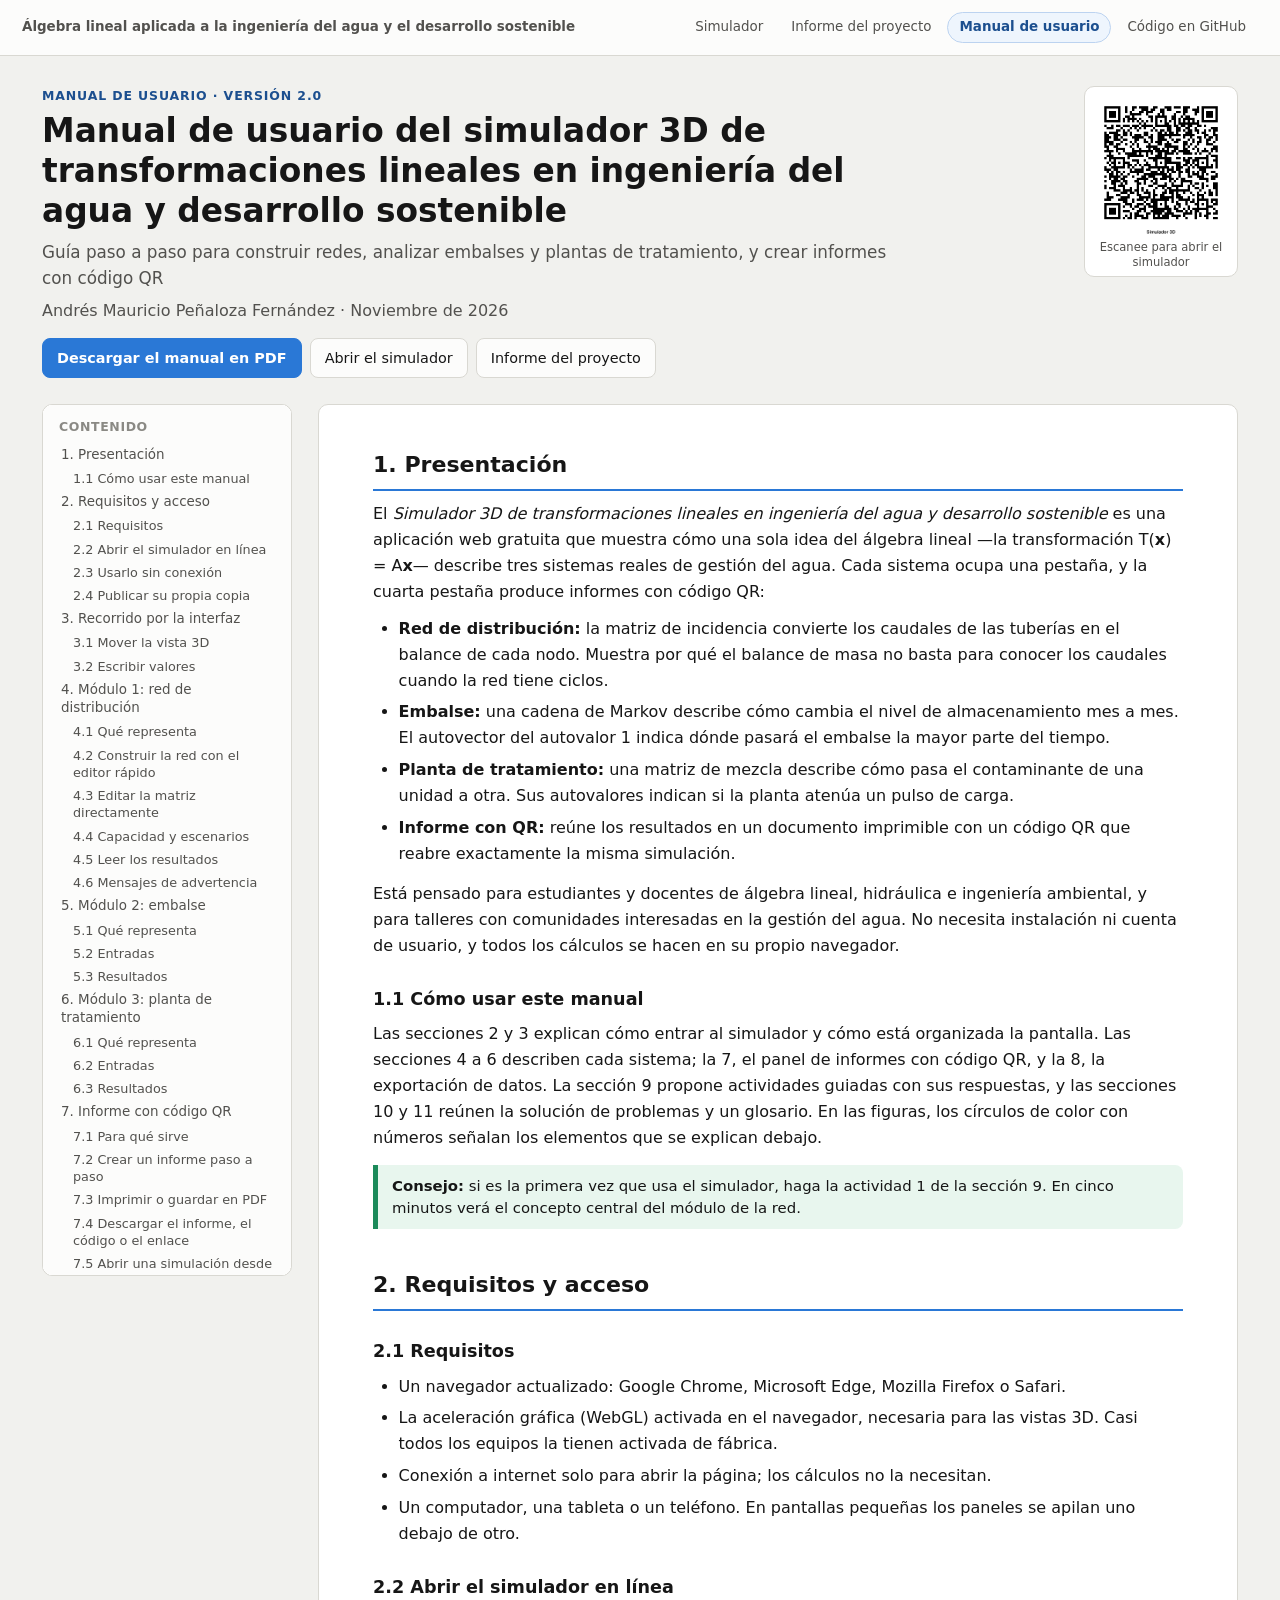
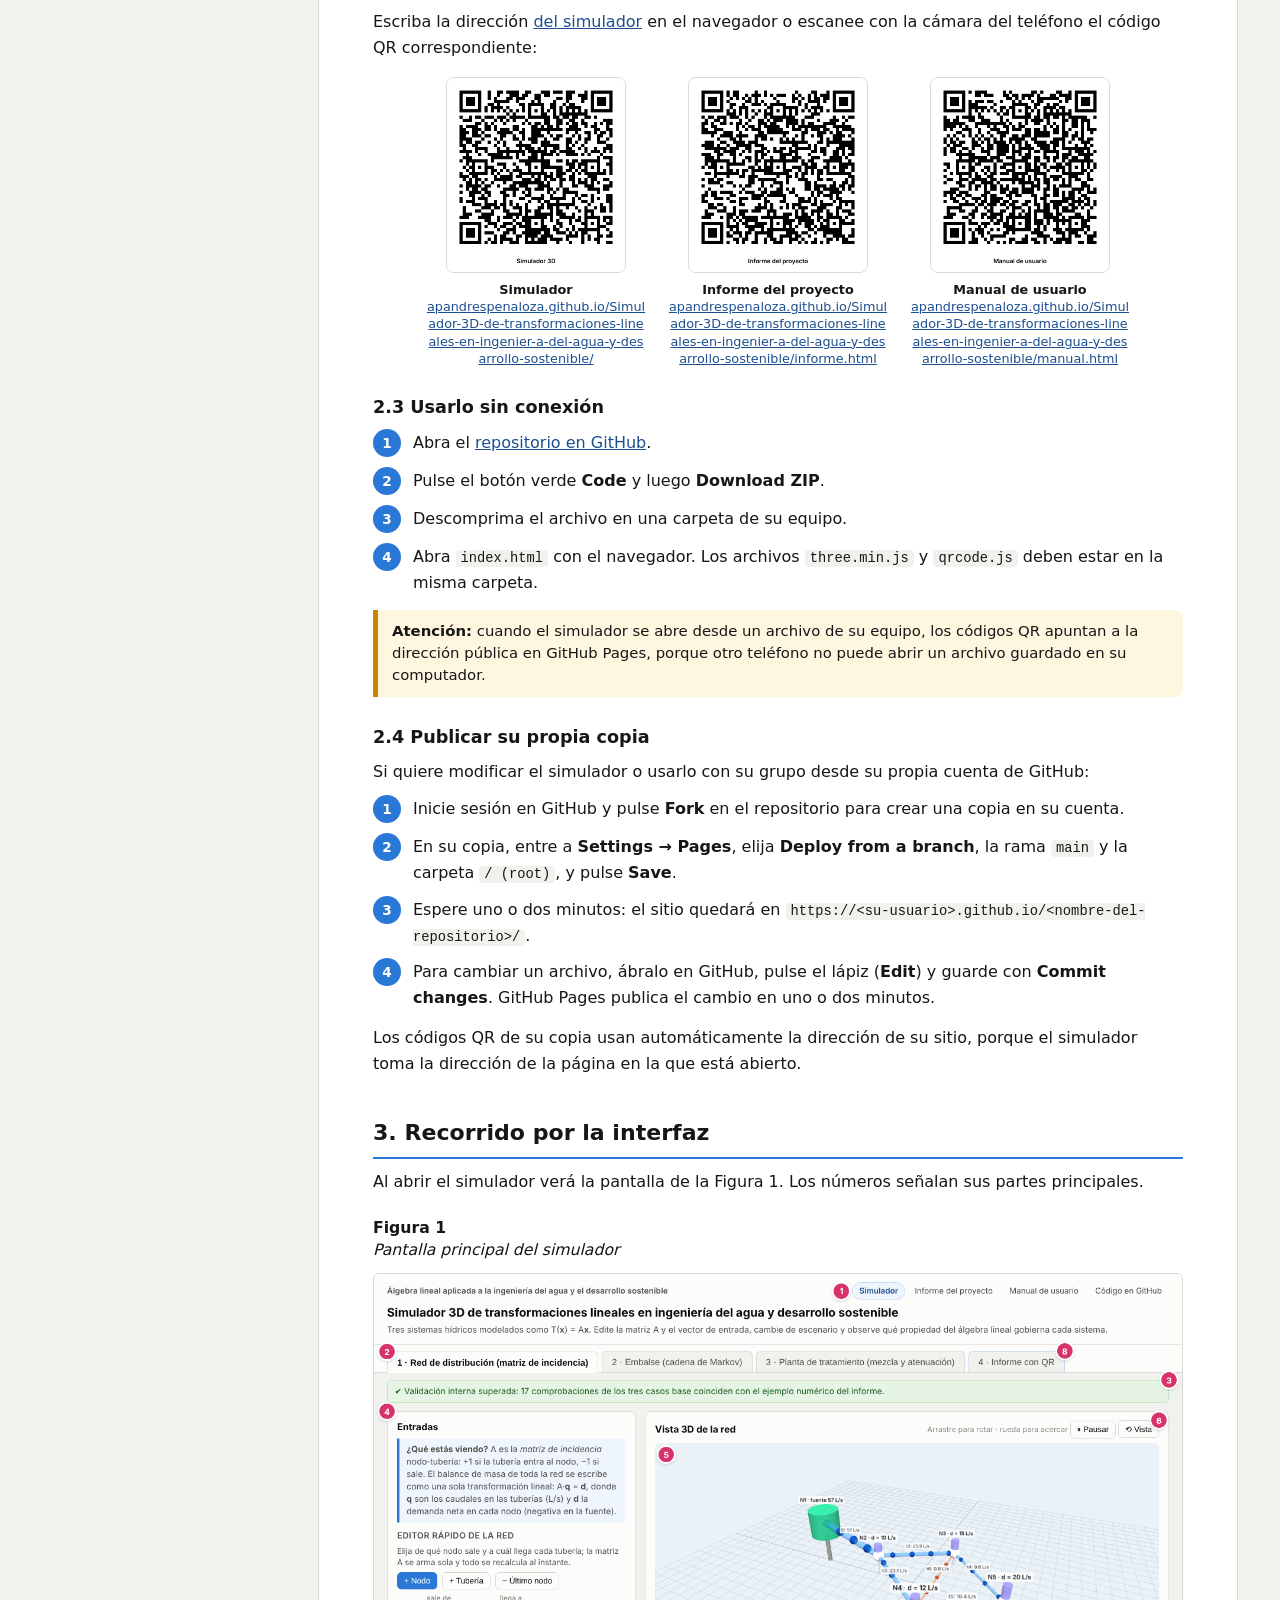
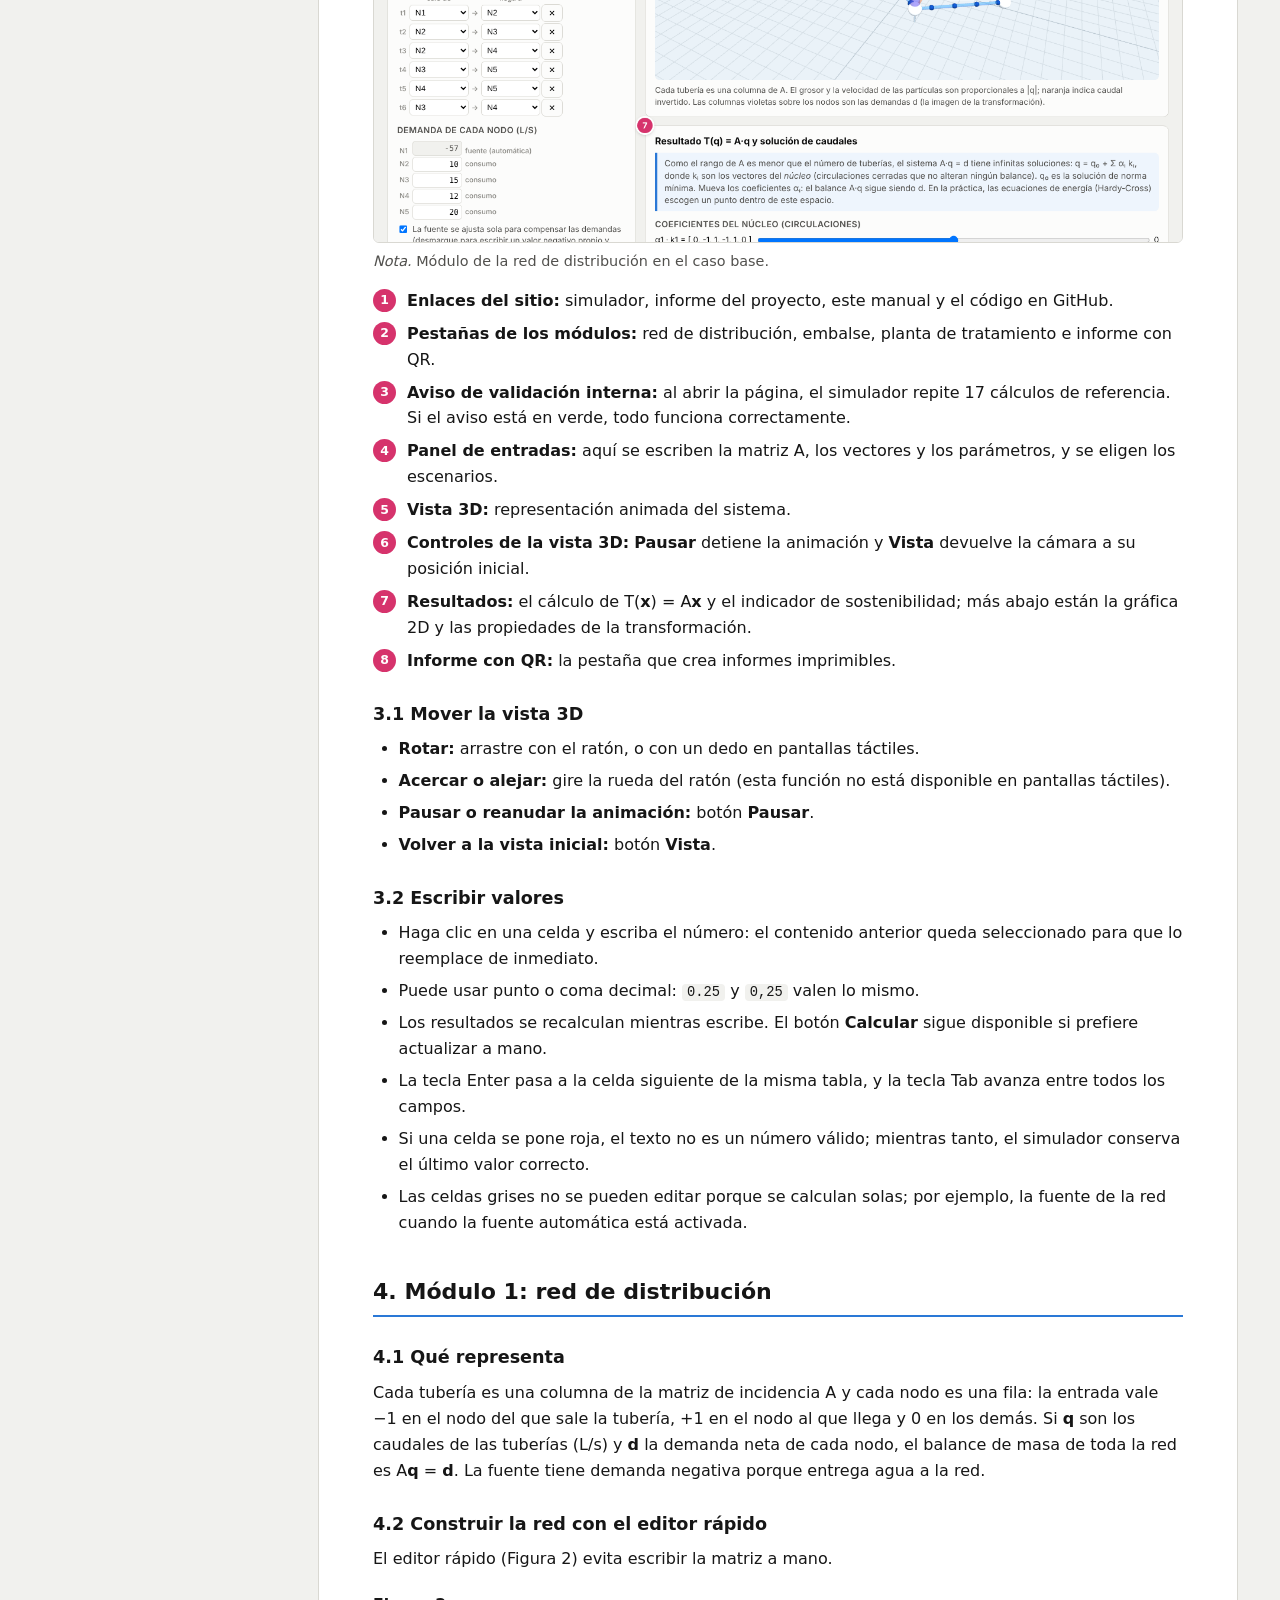
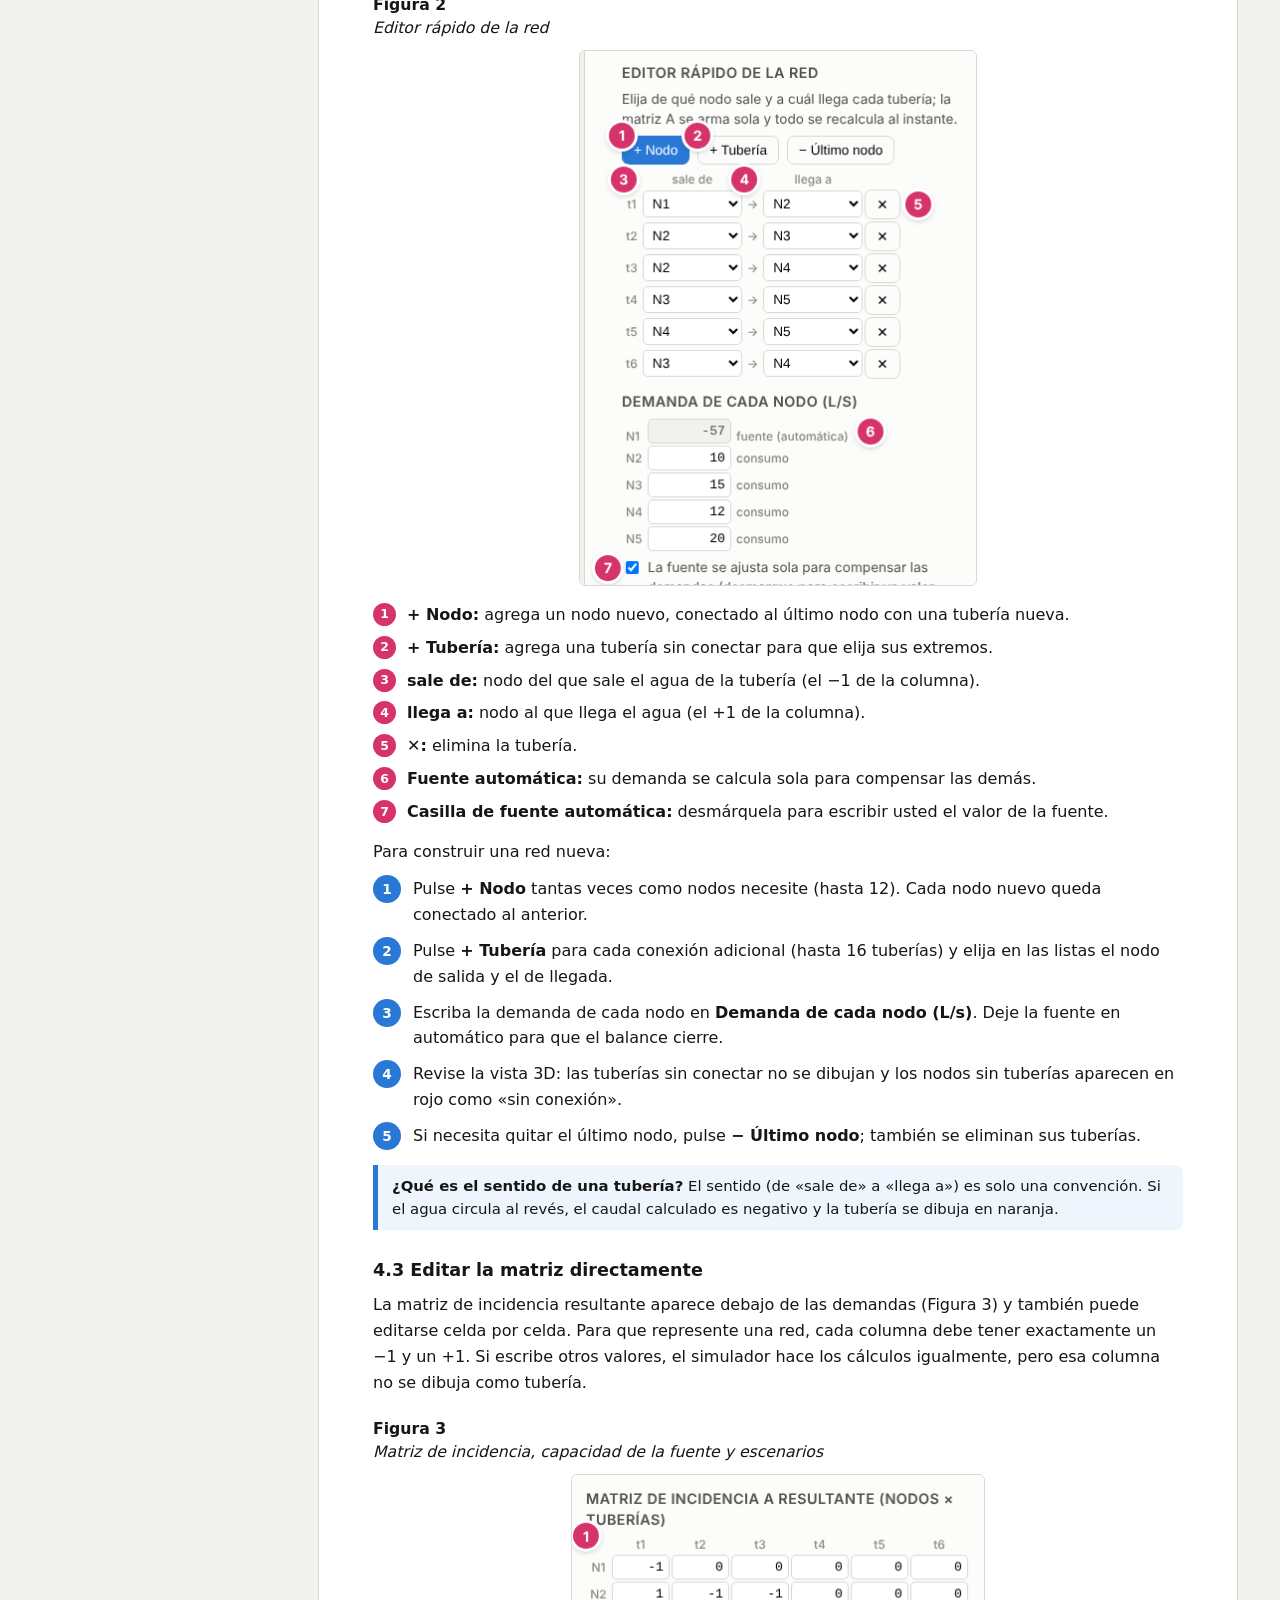
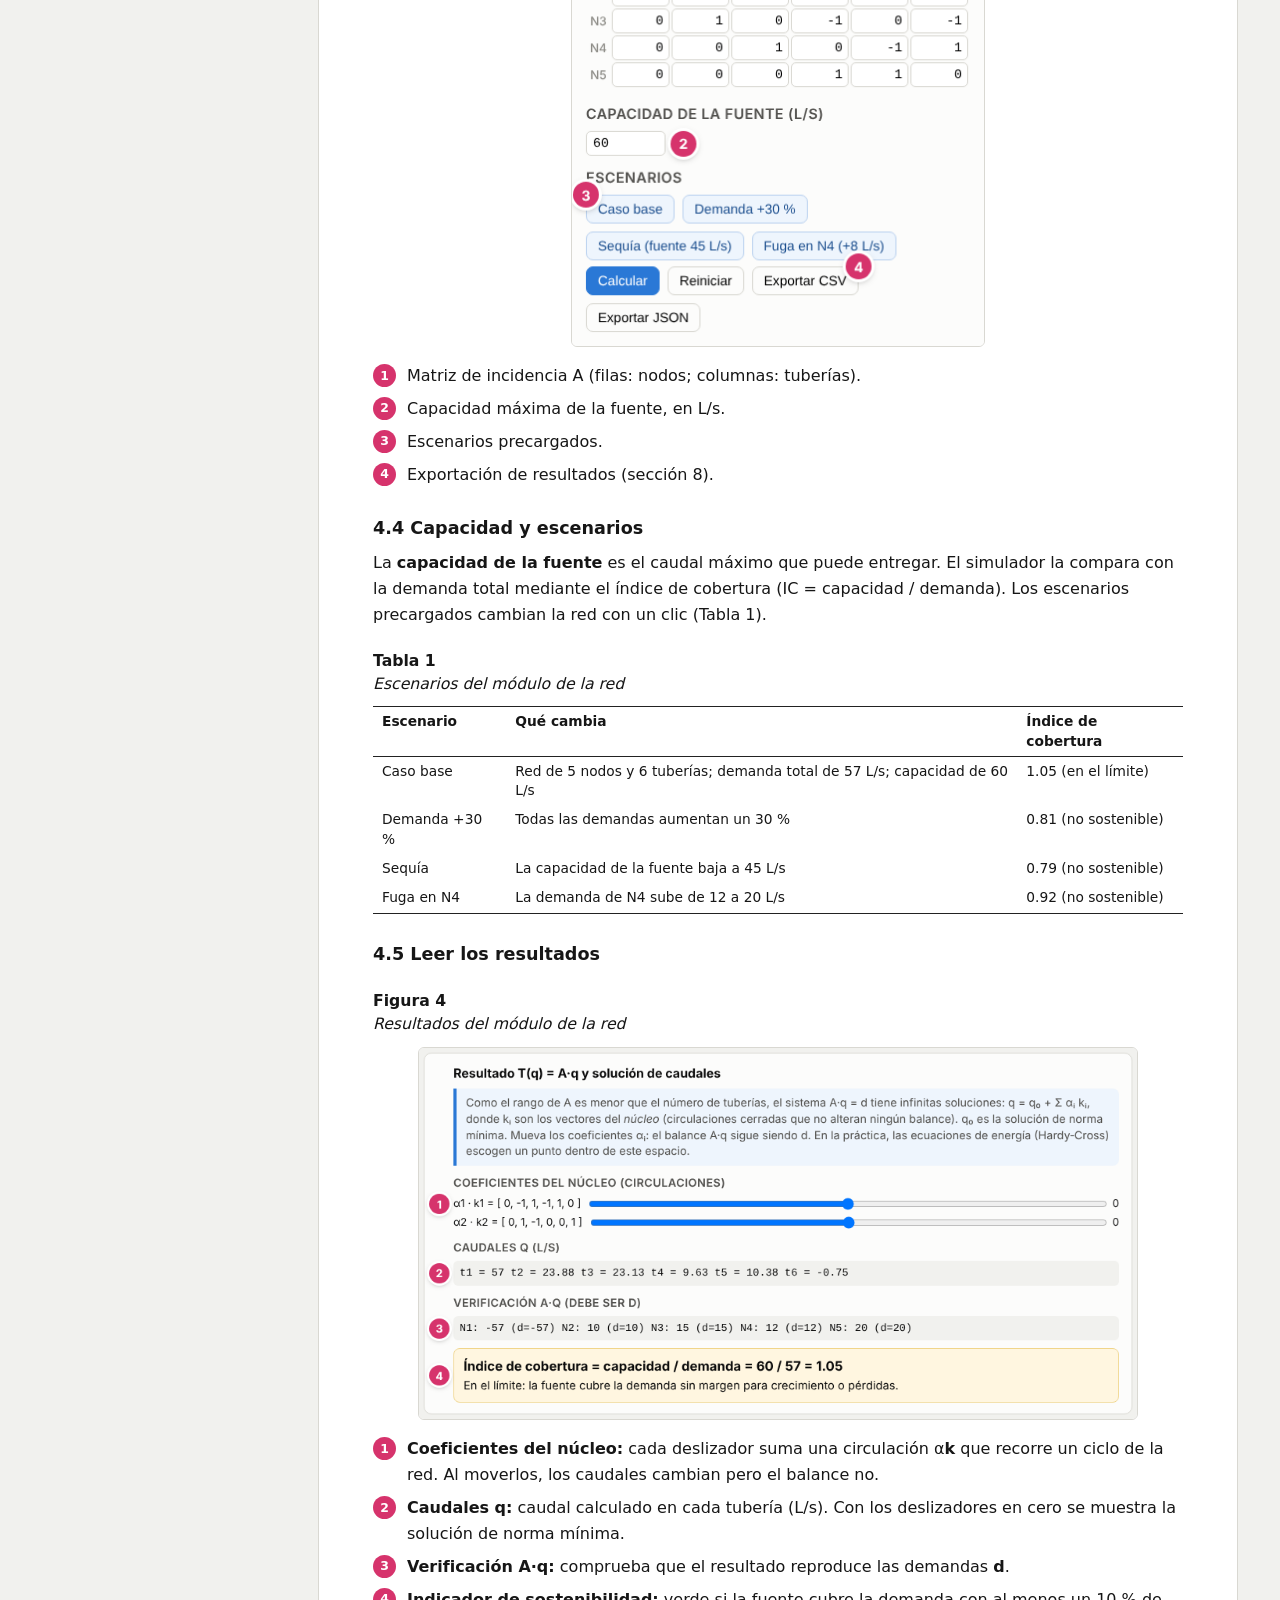
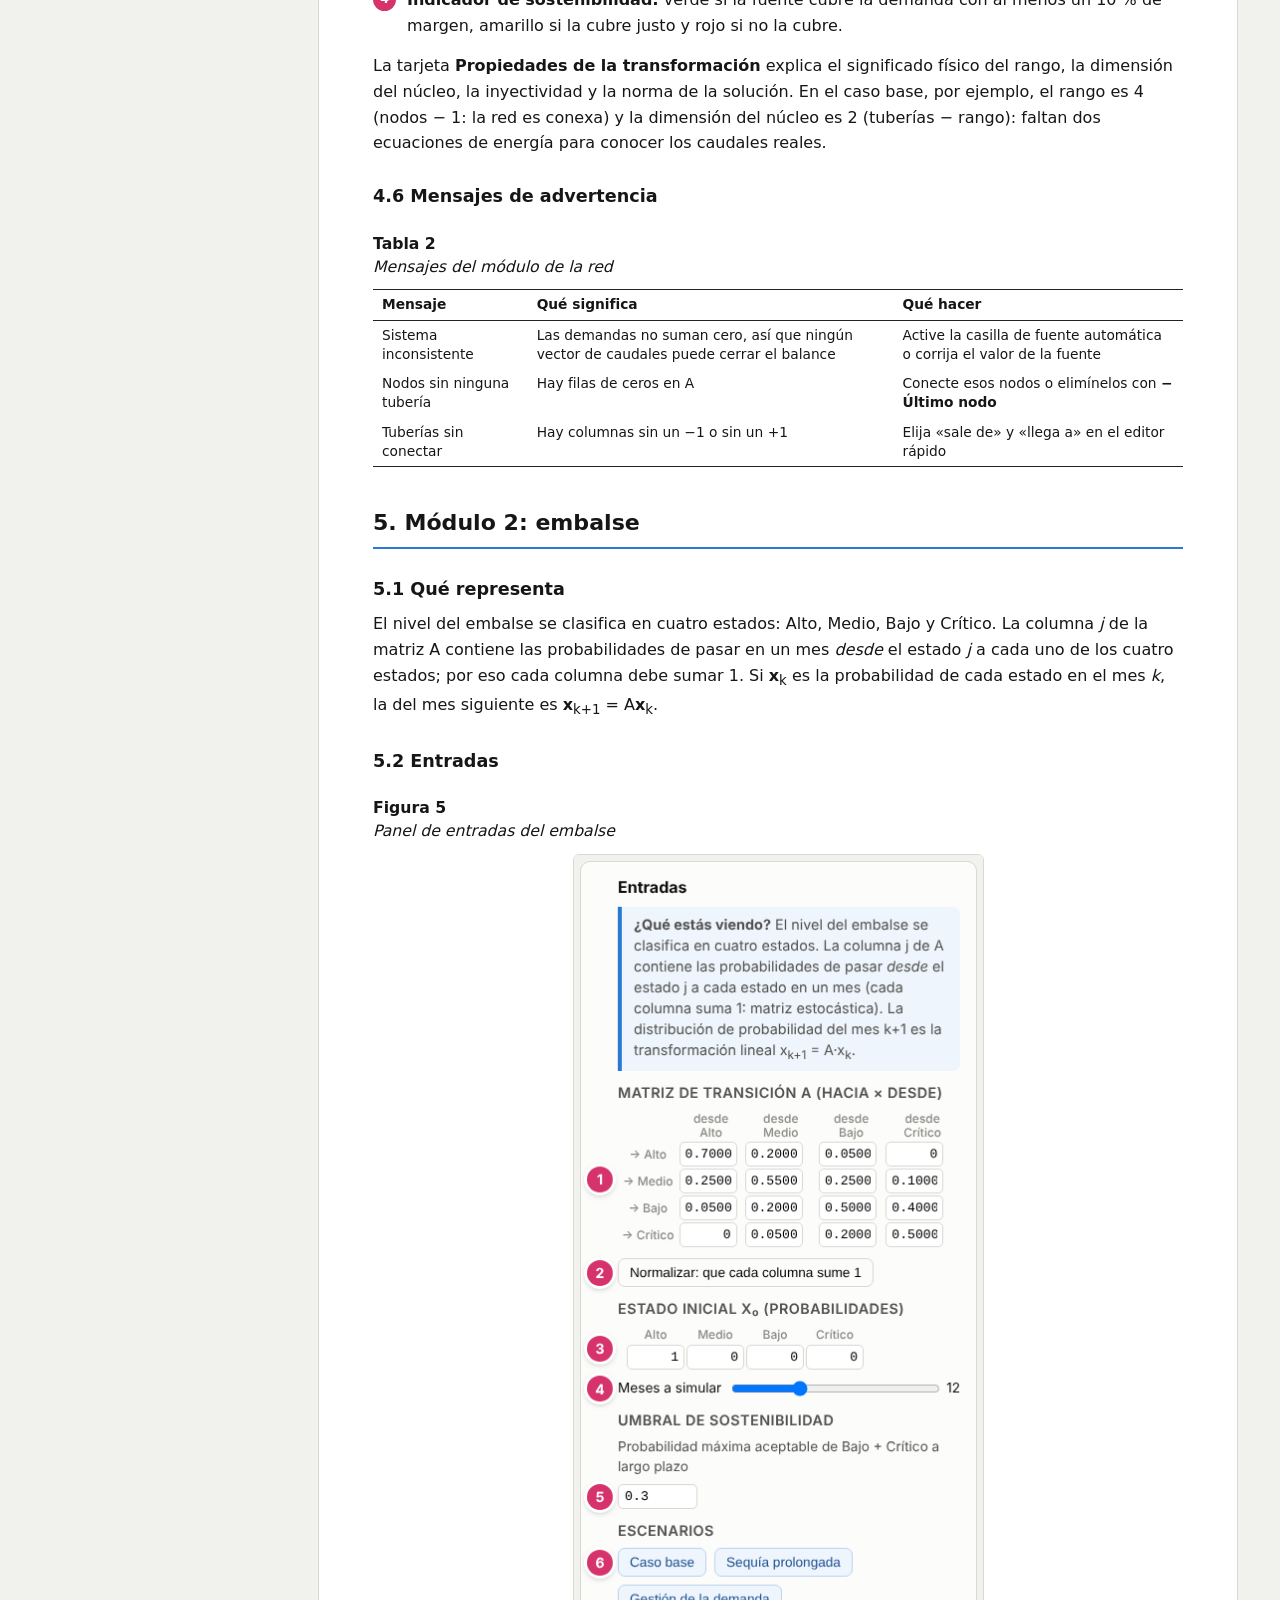
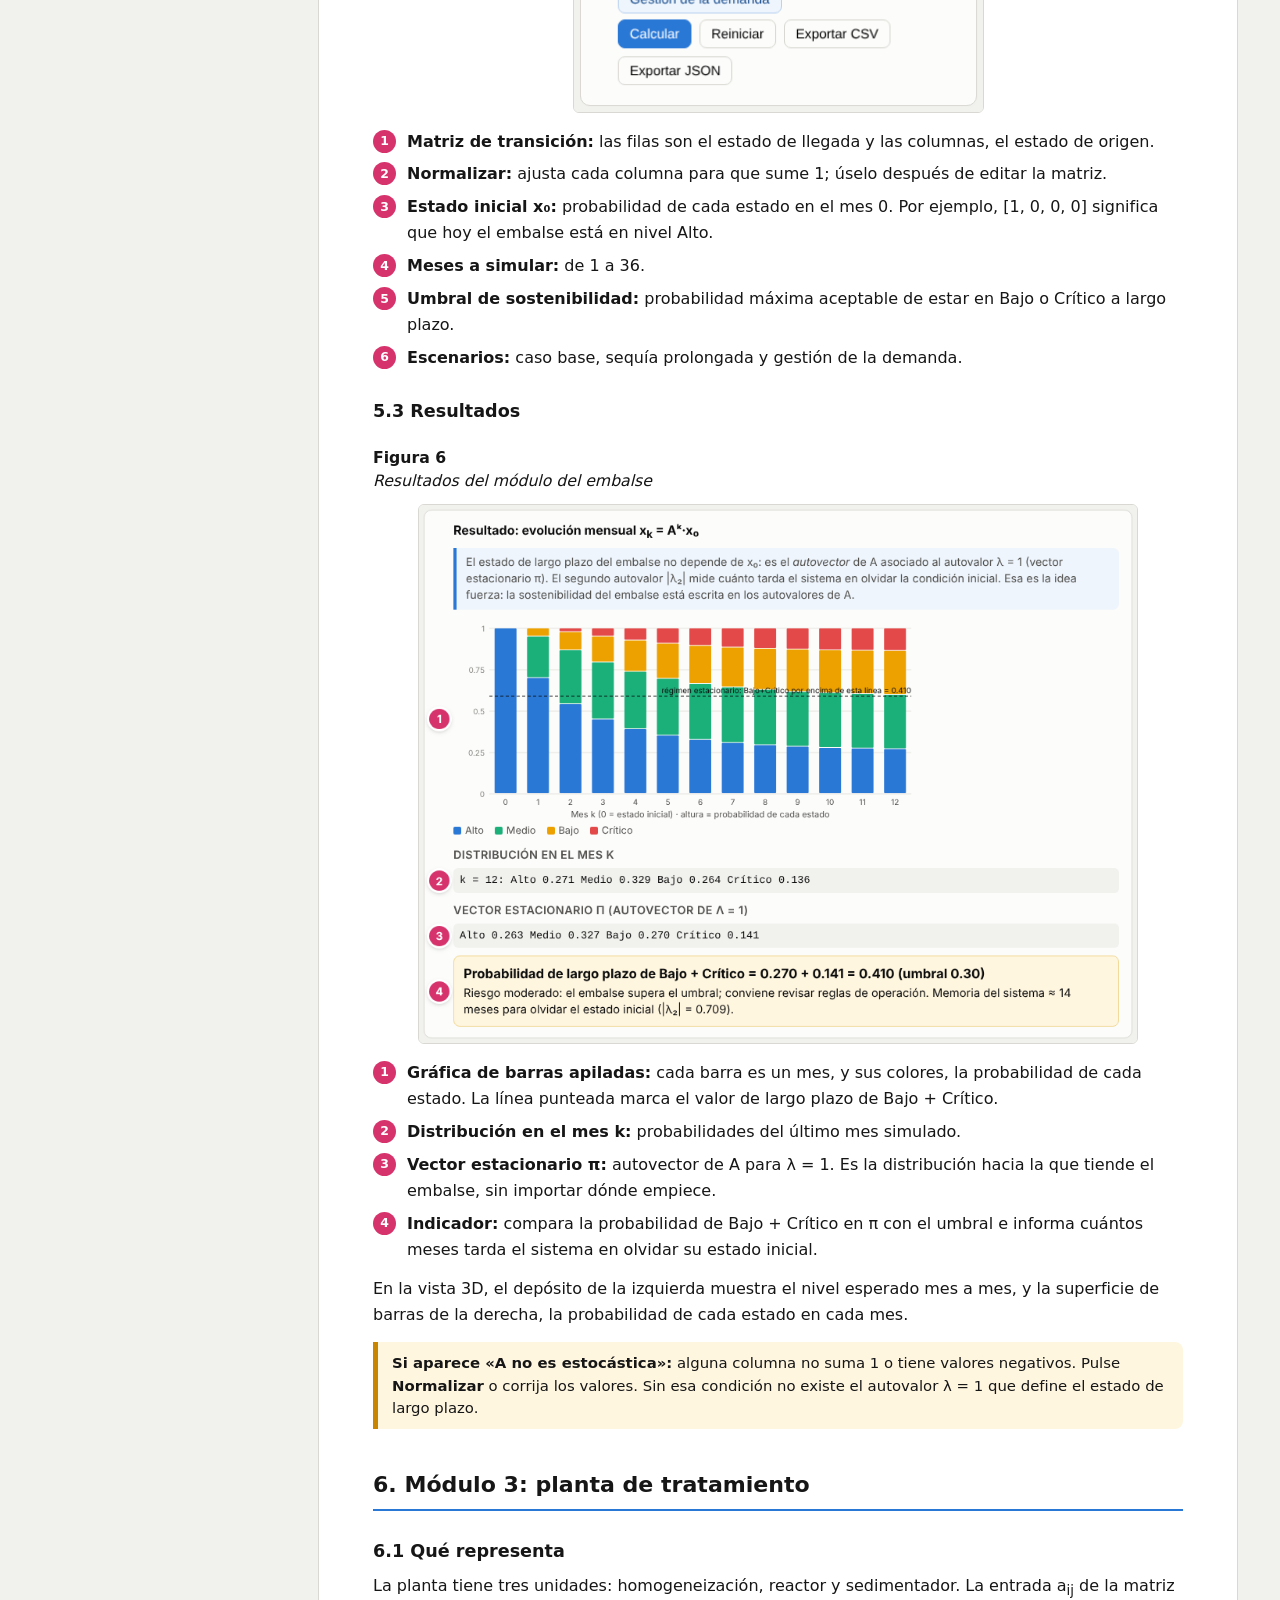
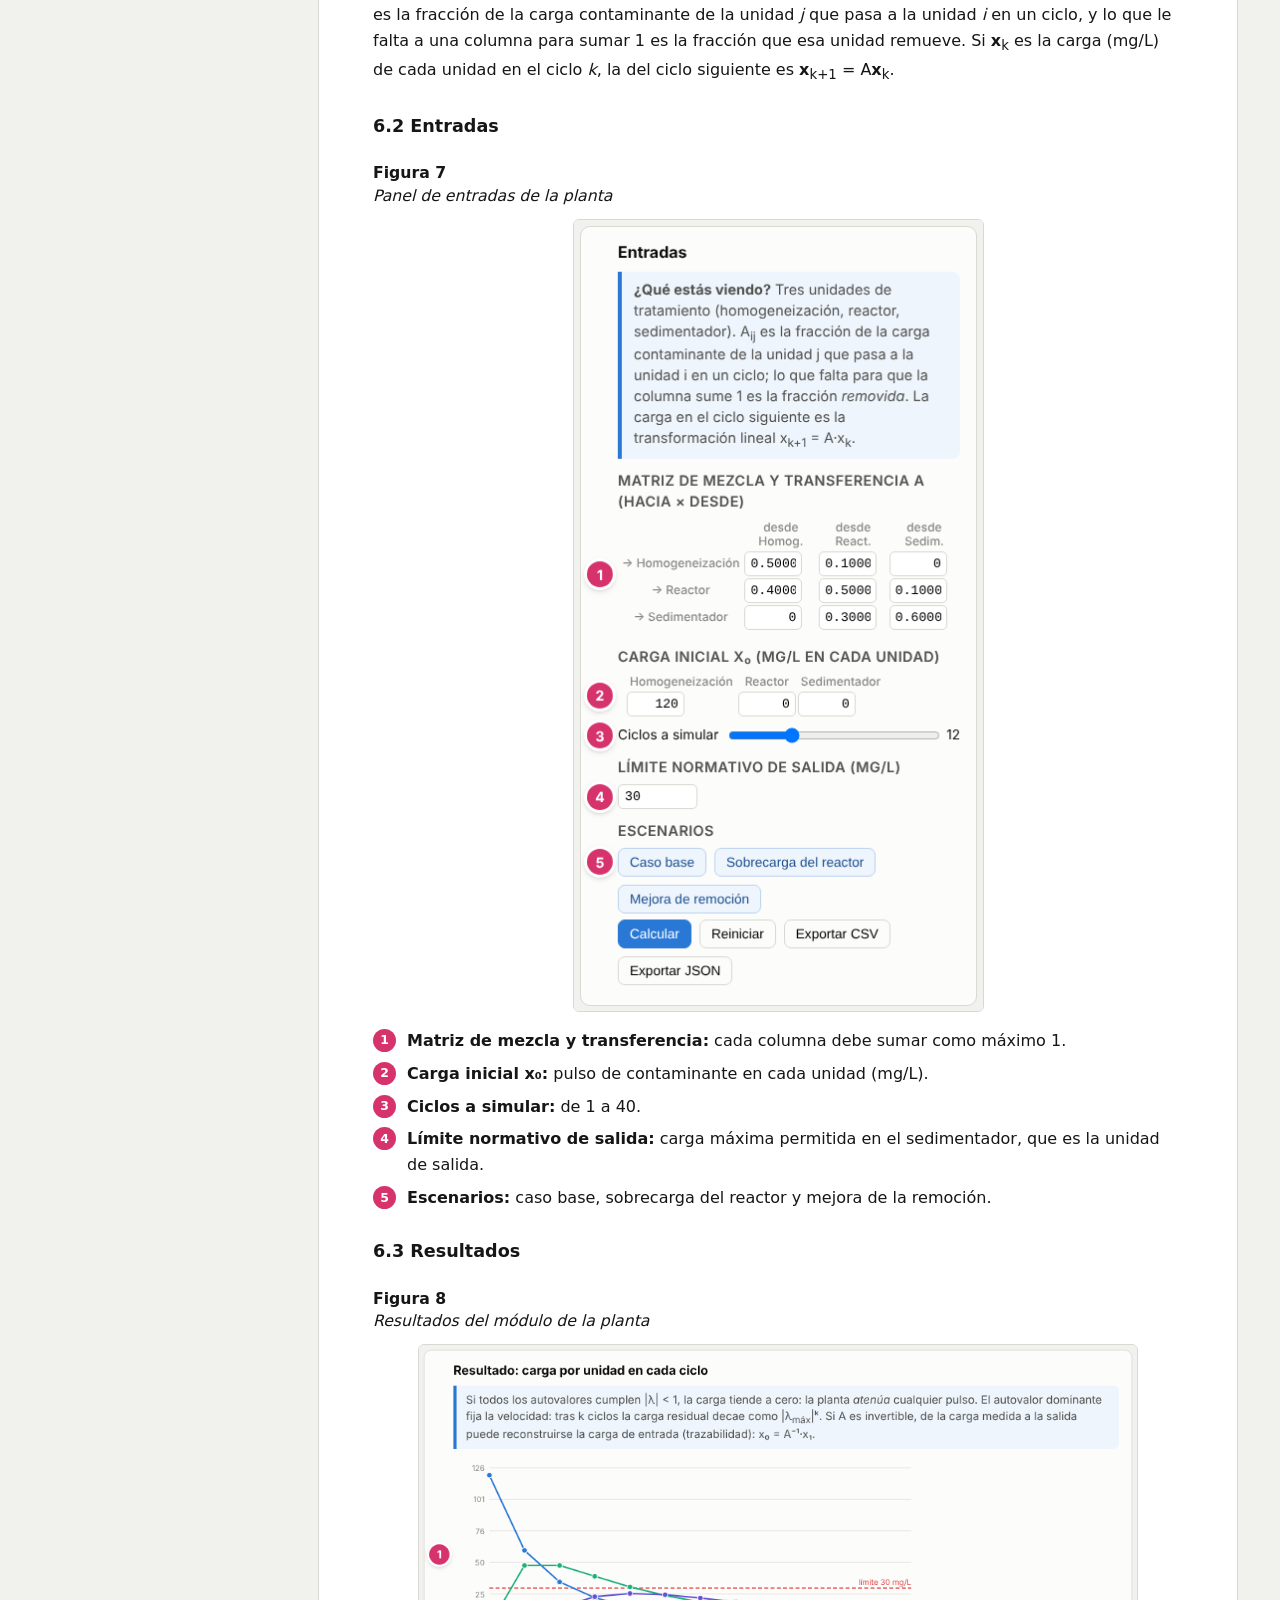
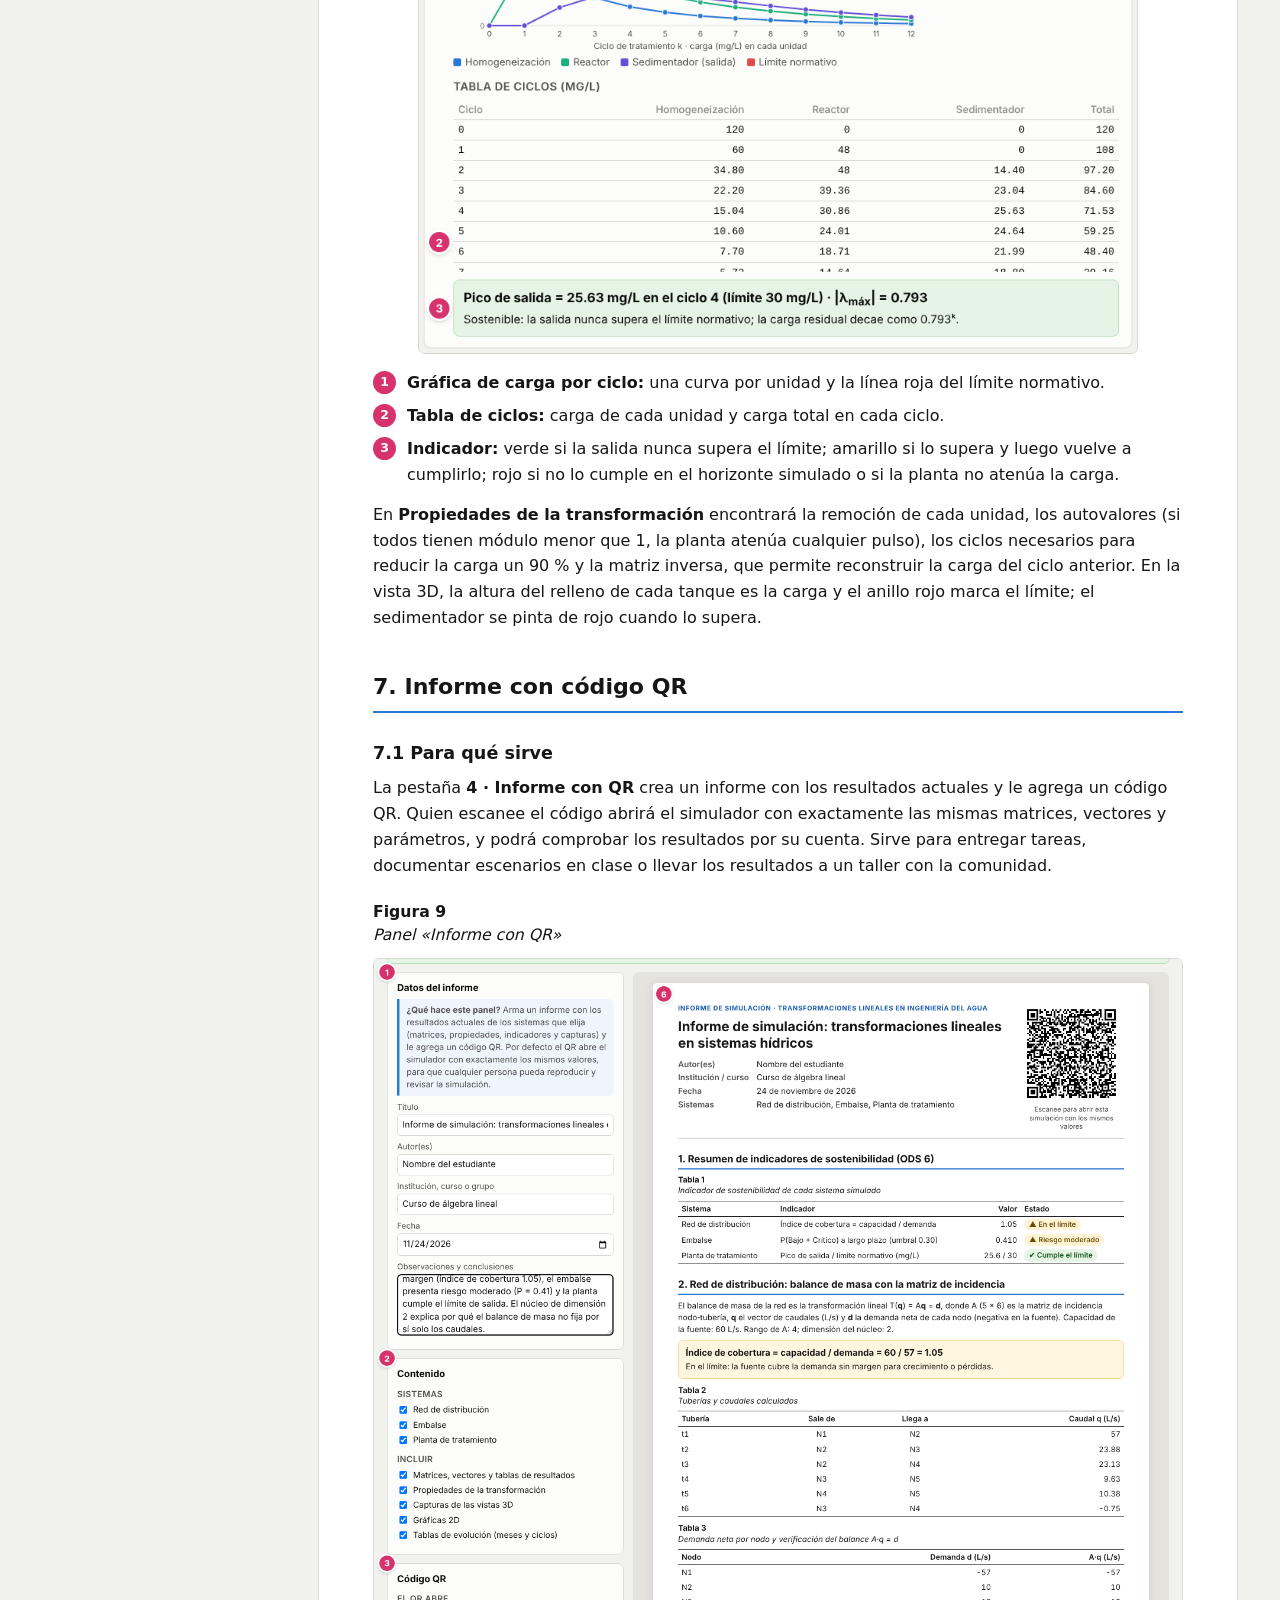
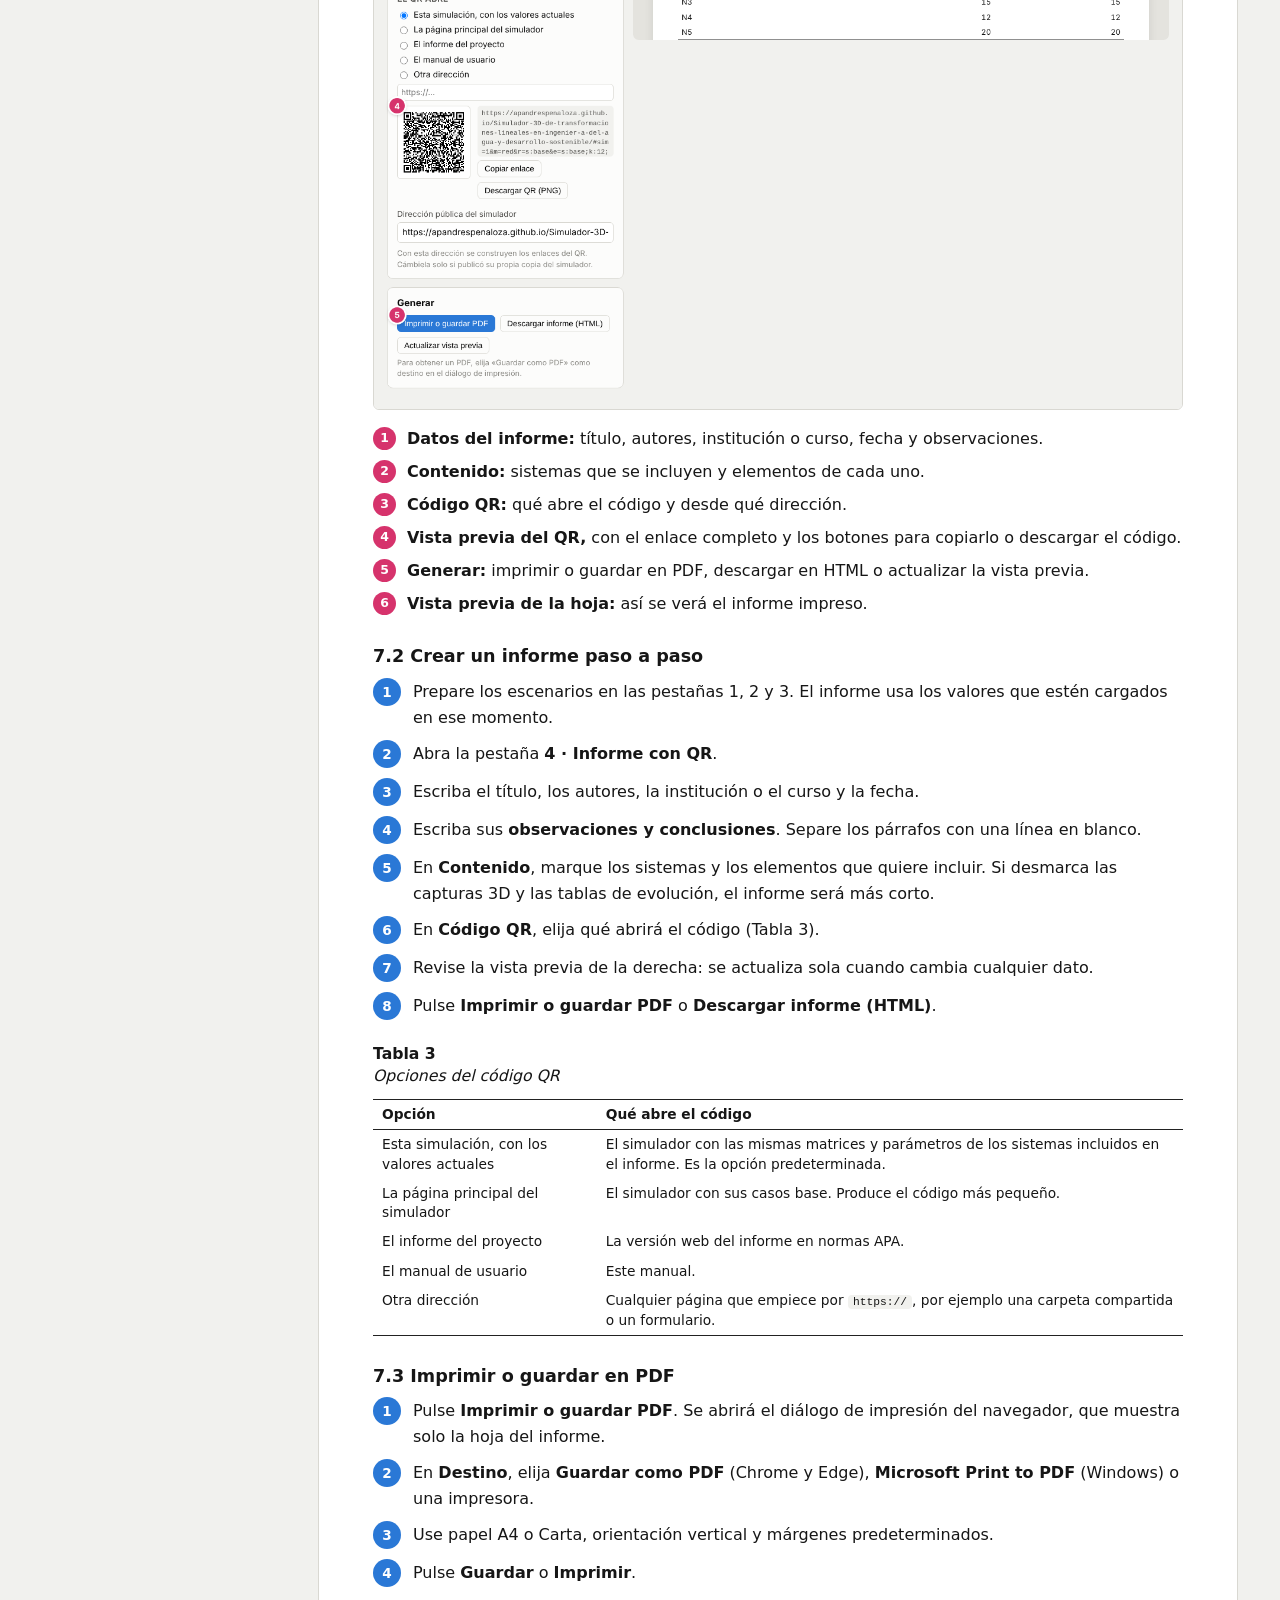
<file: manual.html>
<!DOCTYPE html>
<html lang="es">
<head>
<meta charset="utf-8">
<meta name="viewport" content="width=device-width, initial-scale=1">
<title>Manual de usuario — Simulador 3D de transformaciones lineales en ingeniería del agua</title>
<meta name="description" content="Manual de usuario del simulador 3D: acceso, interfaz, módulos de red, embalse y planta, informes con código QR, exportación de datos, actividades guiadas y solución de problemas.">
<link rel="stylesheet" href="documentos.css">
</head>
<body class="manual">
<header class="cab">
  <div class="sitio"><a class="marca" href="./">Álgebra lineal aplicada a la ingeniería del agua y el desarrollo sostenible</a><nav class="enl"><a href="./">Simulador</a><a href="informe.html">Informe del proyecto</a><a href="manual.html" class="act">Manual de usuario</a><a href="https://github.com/APAndresPenaloza/Simulador-3D-de-transformaciones-lineales-en-ingenier-a-del-agua-y-desarrollo-sostenible" target="_blank" rel="noopener">Código en GitHub</a></nav></div>
</header>
<section class="portada">
  <div class="portada-txt">
    <p class="sup">Manual de usuario · Versión 2.0</p>
    <h1>Manual de usuario del simulador 3D de transformaciones lineales en ingeniería del agua y desarrollo sostenible</h1>
    <p class="subt">Guía paso a paso para construir redes, analizar embalses y plantas de tratamiento, y crear informes con código QR</p>
    <p class="autor">Andrés Mauricio Peñaloza Fernández · Noviembre de 2026</p>
    <div class="acciones"><a class="btn primario" href="manual_usuario_simulador.pdf">Descargar el manual en PDF</a><a class="btn" href="./">Abrir el simulador</a><a class="btn" href="informe.html">Informe del proyecto</a></div>
  </div>
  <figure class="portada-qr"><img src="img/qr_simulador.png" alt="Código QR del simulador" width="150" height="150"><figcaption>Escanee para abrir el simulador</figcaption></figure>
</section>
<div class="doc-grid">
  <nav class="indice" aria-label="Contenido"><p class="ind-t">Contenido</p><a class="n1" href="#1-presentacion">1. Presentación</a><a class="n2" href="#1-1-como-usar-este-manual">1.1 Cómo usar este manual</a><a class="n1" href="#2-requisitos-y-acceso">2. Requisitos y acceso</a><a class="n2" href="#2-1-requisitos">2.1 Requisitos</a><a class="n2" href="#2-2-abrir-el-simulador-en-linea">2.2 Abrir el simulador en línea</a><a class="n2" href="#2-3-usarlo-sin-conexion">2.3 Usarlo sin conexión</a><a class="n2" href="#2-4-publicar-su-propia-copia">2.4 Publicar su propia copia</a><a class="n1" href="#3-recorrido-por-la-interfaz">3. Recorrido por la interfaz</a><a class="n2" href="#3-1-mover-la-vista-3d">3.1 Mover la vista 3D</a><a class="n2" href="#3-2-escribir-valores">3.2 Escribir valores</a><a class="n1" href="#4-modulo-1-red-de-distribucion">4. Módulo 1: red de distribución</a><a class="n2" href="#4-1-que-representa">4.1 Qué representa</a><a class="n2" href="#4-2-construir-la-red-con-el-editor-rapido">4.2 Construir la red con el editor rápido</a><a class="n2" href="#4-3-editar-la-matriz-directamente">4.3 Editar la matriz directamente</a><a class="n2" href="#4-4-capacidad-y-escenarios">4.4 Capacidad y escenarios</a><a class="n2" href="#4-5-leer-los-resultados">4.5 Leer los resultados</a><a class="n2" href="#4-6-mensajes-de-advertencia">4.6 Mensajes de advertencia</a><a class="n1" href="#5-modulo-2-embalse">5. Módulo 2: embalse</a><a class="n2" href="#5-1-que-representa">5.1 Qué representa</a><a class="n2" href="#5-2-entradas">5.2 Entradas</a><a class="n2" href="#5-3-resultados">5.3 Resultados</a><a class="n1" href="#6-modulo-3-planta-de-tratamiento">6. Módulo 3: planta de tratamiento</a><a class="n2" href="#6-1-que-representa">6.1 Qué representa</a><a class="n2" href="#6-2-entradas">6.2 Entradas</a><a class="n2" href="#6-3-resultados">6.3 Resultados</a><a class="n1" href="#7-informe-con-codigo-qr">7. Informe con código QR</a><a class="n2" href="#7-1-para-que-sirve">7.1 Para qué sirve</a><a class="n2" href="#7-2-crear-un-informe-paso-a-paso">7.2 Crear un informe paso a paso</a><a class="n2" href="#7-3-imprimir-o-guardar-en-pdf">7.3 Imprimir o guardar en PDF</a><a class="n2" href="#7-4-descargar-el-informe-el-codigo-o-el-enlace">7.4 Descargar el informe, el código o el enlace</a><a class="n2" href="#7-5-abrir-una-simulacion-desde-un-qr-o-un-enlace">7.5 Abrir una simulación desde un QR o un enlace</a><a class="n2" href="#7-6-privacidad">7.6 Privacidad</a><a class="n2" href="#7-7-ejemplo-de-informe">7.7 Ejemplo de informe</a><a class="n1" href="#8-exportar-datos">8. Exportar datos</a><a class="n1" href="#9-actividades-guiadas">9. Actividades guiadas</a><a class="n2" href="#actividad-1-el-nucleo-no-cambia-el-balance">Actividad 1. El núcleo no cambia el balance</a><a class="n2" href="#actividad-2-de-red-mallada-a-arbol">Actividad 2. De red mallada a árbol</a><a class="n2" href="#actividad-3-sequia-en-el-embalse">Actividad 3. Sequía en el embalse</a><a class="n2" href="#actividad-4-cuanto-debe-remover-el-sedimentador">Actividad 4. ¿Cuánto debe remover el sedimentador?</a><a class="n2" href="#actividad-5-compartir-un-escenario-con-qr">Actividad 5. Compartir un escenario con QR</a><a class="n1" href="#10-solucion-de-problemas">10. Solución de problemas</a><a class="n1" href="#11-glosario">11. Glosario</a><a class="n1" href="#12-creditos-y-licencias">12. Créditos y licencias</a></nav>
  <main class="doc manual">
<section class="indice-imp"><h2>Contenido</h2><ol><li>1. Presentación</li><li>2. Requisitos y acceso</li><li>3. Recorrido por la interfaz</li><li>4. Módulo 1: red de distribución</li><li>5. Módulo 2: embalse</li><li>6. Módulo 3: planta de tratamiento</li><li>7. Informe con código QR</li><li>8. Exportar datos</li><li>9. Actividades guiadas</li><li>10. Solución de problemas</li><li>11. Glosario</li><li>12. Créditos y licencias</li></ol></section>
<h2 id="1-presentacion" class="sec">1. Presentación</h2>
<p>El <em>Simulador 3D de transformaciones lineales en ingeniería del agua y desarrollo sostenible</em> es una aplicación web gratuita que muestra cómo una sola idea del álgebra lineal —la transformación T(<strong>x</strong>) = A<strong>x</strong>— describe tres sistemas reales de gestión del agua. Cada sistema ocupa una pestaña, y la cuarta pestaña produce informes con código QR:</p>
<ul><li><strong>Red de distribución:</strong> la matriz de incidencia convierte los caudales de las tuberías en el balance de cada nodo. Muestra por qué el balance de masa no basta para conocer los caudales cuando la red tiene ciclos.</li><li><strong>Embalse:</strong> una cadena de Markov describe cómo cambia el nivel de almacenamiento mes a mes. El autovector del autovalor 1 indica dónde pasará el embalse la mayor parte del tiempo.</li><li><strong>Planta de tratamiento:</strong> una matriz de mezcla describe cómo pasa el contaminante de una unidad a otra. Sus autovalores indican si la planta atenúa un pulso de carga.</li><li><strong>Informe con QR:</strong> reúne los resultados en un documento imprimible con un código QR que reabre exactamente la misma simulación.</li></ul>
<p>Está pensado para estudiantes y docentes de álgebra lineal, hidráulica e ingeniería ambiental, y para talleres con comunidades interesadas en la gestión del agua. No necesita instalación ni cuenta de usuario, y todos los cálculos se hacen en su propio navegador.</p>
<h3 id="1-1-como-usar-este-manual">1.1 Cómo usar este manual</h3>
<p>Las secciones 2 y 3 explican cómo entrar al simulador y cómo está organizada la pantalla. Las secciones 4 a 6 describen cada sistema; la 7, el panel de informes con código QR, y la 8, la exportación de datos. La sección 9 propone actividades guiadas con sus respuestas, y las secciones 10 y 11 reúnen la solución de problemas y un glosario. En las figuras, los círculos de color con números señalan los elementos que se explican debajo.</p>
<aside class="nota consejo"><strong>Consejo:</strong> si es la primera vez que usa el simulador, haga la actividad 1 de la sección 9. En cinco minutos verá el concepto central del módulo de la red.</aside>
<h2 id="2-requisitos-y-acceso" class="sec">2. Requisitos y acceso</h2>
<h3 id="2-1-requisitos">2.1 Requisitos</h3>
<ul><li>Un navegador actualizado: Google Chrome, Microsoft Edge, Mozilla Firefox o Safari.</li><li>La aceleración gráfica (WebGL) activada en el navegador, necesaria para las vistas 3D. Casi todos los equipos la tienen activada de fábrica.</li><li>Conexión a internet solo para abrir la página; los cálculos no la necesitan.</li><li>Un computador, una tableta o un teléfono. En pantallas pequeñas los paneles se apilan uno debajo de otro.</li></ul>
<h3 id="2-2-abrir-el-simulador-en-linea">2.2 Abrir el simulador en línea</h3>
<p>Escriba la dirección <a href="https://apandrespenaloza.github.io/Simulador-3D-de-transformaciones-lineales-en-ingenier-a-del-agua-y-desarrollo-sostenible/" target="_blank" rel="noopener">del simulador</a> en el navegador o escanee con la cámara del teléfono el código QR correspondiente:</p>
<div class="qrs"><figure><img src="img/qr_simulador.png" alt="Código QR: Simulador" width="200" height="200"><figcaption><strong>Simulador</strong><br><a href="https://apandrespenaloza.github.io/Simulador-3D-de-transformaciones-lineales-en-ingenier-a-del-agua-y-desarrollo-sostenible/">apandrespenaloza.github.io/Simulador-3D-de-transformaciones-lineales-en-ingenier-a-del-agua-y-desarrollo-sostenible/</a></figcaption></figure><figure><img src="img/qr_informe.png" alt="Código QR: Informe del proyecto" width="200" height="200"><figcaption><strong>Informe del proyecto</strong><br><a href="https://apandrespenaloza.github.io/Simulador-3D-de-transformaciones-lineales-en-ingenier-a-del-agua-y-desarrollo-sostenible/informe.html">apandrespenaloza.github.io/Simulador-3D-de-transformaciones-lineales-en-ingenier-a-del-agua-y-desarrollo-sostenible/informe.html</a></figcaption></figure><figure><img src="img/qr_manual.png" alt="Código QR: Manual de usuario" width="200" height="200"><figcaption><strong>Manual de usuario</strong><br><a href="https://apandrespenaloza.github.io/Simulador-3D-de-transformaciones-lineales-en-ingenier-a-del-agua-y-desarrollo-sostenible/manual.html">apandrespenaloza.github.io/Simulador-3D-de-transformaciones-lineales-en-ingenier-a-del-agua-y-desarrollo-sostenible/manual.html</a></figcaption></figure></div>
<h3 id="2-3-usarlo-sin-conexion">2.3 Usarlo sin conexión</h3>
<ol class="pasos"><li>Abra el <a href="https://github.com/APAndresPenaloza/Simulador-3D-de-transformaciones-lineales-en-ingenier-a-del-agua-y-desarrollo-sostenible" target="_blank" rel="noopener">repositorio en GitHub</a>.</li><li>Pulse el botón verde <strong>Code</strong> y luego <strong>Download ZIP</strong>.</li><li>Descomprima el archivo en una carpeta de su equipo.</li><li>Abra <code>index.html</code> con el navegador. Los archivos <code>three.min.js</code> y <code>qrcode.js</code> deben estar en la misma carpeta.</li></ol>
<aside class="nota atencion"><strong>Atención:</strong> cuando el simulador se abre desde un archivo de su equipo, los códigos QR apuntan a la dirección pública en GitHub Pages, porque otro teléfono no puede abrir un archivo guardado en su computador.</aside>
<h3 id="2-4-publicar-su-propia-copia">2.4 Publicar su propia copia</h3>
<p>Si quiere modificar el simulador o usarlo con su grupo desde su propia cuenta de GitHub:</p>
<ol class="pasos"><li>Inicie sesión en GitHub y pulse <strong>Fork</strong> en el repositorio para crear una copia en su cuenta.</li><li>En su copia, entre a <strong>Settings → Pages</strong>, elija <strong>Deploy from a branch</strong>, la rama <code>main</code> y la carpeta <code>/ (root)</code>, y pulse <strong>Save</strong>.</li><li>Espere uno o dos minutos: el sitio quedará en <code>https://&lt;su-usuario&gt;.github.io/&lt;nombre-del-repositorio&gt;/</code>.</li><li>Para cambiar un archivo, ábralo en GitHub, pulse el lápiz (<strong>Edit</strong>) y guarde con <strong>Commit changes</strong>. GitHub Pages publica el cambio en uno o dos minutos.</li></ol>
<p>Los códigos QR de su copia usan automáticamente la dirección de su sitio, porque el simulador toma la dirección de la página en la que está abierto.</p>
<h2 id="3-recorrido-por-la-interfaz" class="sec">3. Recorrido por la interfaz</h2>
<p>Al abrir el simulador verá la pantalla de la Figura 1. Los números señalan sus partes principales.</p>
<figure class="figura" id="figura-1"><p class="cap"><strong>Figura 1</strong><br><em>Pantalla principal del simulador</em></p><a href="img/vista_general.png" target="_blank" rel="noopener" title="Abrir la imagen en tamaño completo"><img src="img/vista_general.png" alt="Pantalla principal del simulador" width="1366" height="960" loading="lazy" ></a><figcaption><em>Nota.</em> Módulo de la red de distribución en el caso base.</figcaption></figure>
<ol class="leyenda"><li><strong>Enlaces del sitio:</strong> simulador, informe del proyecto, este manual y el código en GitHub.</li><li><strong>Pestañas de los módulos:</strong> red de distribución, embalse, planta de tratamiento e informe con QR.</li><li><strong>Aviso de validación interna:</strong> al abrir la página, el simulador repite 17 cálculos de referencia. Si el aviso está en verde, todo funciona correctamente.</li><li><strong>Panel de entradas:</strong> aquí se escriben la matriz A, los vectores y los parámetros, y se eligen los escenarios.</li><li><strong>Vista 3D:</strong> representación animada del sistema.</li><li><strong>Controles de la vista 3D:</strong> <strong>Pausar</strong> detiene la animación y <strong>Vista</strong> devuelve la cámara a su posición inicial.</li><li><strong>Resultados:</strong> el cálculo de T(<strong>x</strong>) = A<strong>x</strong> y el indicador de sostenibilidad; más abajo están la gráfica 2D y las propiedades de la transformación.</li><li><strong>Informe con QR:</strong> la pestaña que crea informes imprimibles.</li></ol>
<h3 id="3-1-mover-la-vista-3d">3.1 Mover la vista 3D</h3>
<ul><li><strong>Rotar:</strong> arrastre con el ratón, o con un dedo en pantallas táctiles.</li><li><strong>Acercar o alejar:</strong> gire la rueda del ratón (esta función no está disponible en pantallas táctiles).</li><li><strong>Pausar o reanudar la animación:</strong> botón <strong>Pausar</strong>.</li><li><strong>Volver a la vista inicial:</strong> botón <strong>Vista</strong>.</li></ul>
<h3 id="3-2-escribir-valores">3.2 Escribir valores</h3>
<ul><li>Haga clic en una celda y escriba el número: el contenido anterior queda seleccionado para que lo reemplace de inmediato.</li><li>Puede usar punto o coma decimal: <code>0.25</code> y <code>0,25</code> valen lo mismo.</li><li>Los resultados se recalculan mientras escribe. El botón <strong>Calcular</strong> sigue disponible si prefiere actualizar a mano.</li><li>La tecla Enter pasa a la celda siguiente de la misma tabla, y la tecla Tab avanza entre todos los campos.</li><li>Si una celda se pone roja, el texto no es un número válido; mientras tanto, el simulador conserva el último valor correcto.</li><li>Las celdas grises no se pueden editar porque se calculan solas; por ejemplo, la fuente de la red cuando la fuente automática está activada.</li></ul>
<h2 id="4-modulo-1-red-de-distribucion" class="sec">4. Módulo 1: red de distribución</h2>
<h3 id="4-1-que-representa">4.1 Qué representa</h3>
<p>Cada tubería es una columna de la matriz de incidencia A y cada nodo es una fila: la entrada vale −1 en el nodo del que sale la tubería, +1 en el nodo al que llega y 0 en los demás. Si <strong>q</strong> son los caudales de las tuberías (L/s) y <strong>d</strong> la demanda neta de cada nodo, el balance de masa de toda la red es A<strong>q</strong> = <strong>d</strong>. La fuente tiene demanda negativa porque entrega agua a la red.</p>
<h3 id="4-2-construir-la-red-con-el-editor-rapido">4.2 Construir la red con el editor rápido</h3>
<p>El editor rápido (Figura 2) evita escribir la matriz a mano.</p>
<figure class="figura" id="figura-2"><p class="cap"><strong>Figura 2</strong><br><em>Editor rápido de la red</em></p><a href="img/editor_rapido.png" target="_blank" rel="noopener" title="Abrir la imagen en tamaño completo"><img src="img/editor_rapido.png" alt="Editor rápido de la red" width="398" height="536" loading="lazy" style="max-width:466px"></a></figure>
<ol class="leyenda"><li><strong>+ Nodo:</strong> agrega un nodo nuevo, conectado al último nodo con una tubería nueva.</li><li><strong>+ Tubería:</strong> agrega una tubería sin conectar para que elija sus extremos.</li><li><strong>sale de:</strong> nodo del que sale el agua de la tubería (el −1 de la columna).</li><li><strong>llega a:</strong> nodo al que llega el agua (el +1 de la columna).</li><li><strong>✕:</strong> elimina la tubería.</li><li><strong>Fuente automática:</strong> su demanda se calcula sola para compensar las demás.</li><li><strong>Casilla de fuente automática:</strong> desmárquela para escribir usted el valor de la fuente.</li></ol>
<p>Para construir una red nueva:</p>
<ol class="pasos"><li>Pulse <strong>+ Nodo</strong> tantas veces como nodos necesite (hasta 12). Cada nodo nuevo queda conectado al anterior.</li><li>Pulse <strong>+ Tubería</strong> para cada conexión adicional (hasta 16 tuberías) y elija en las listas el nodo de salida y el de llegada.</li><li>Escriba la demanda de cada nodo en <strong>Demanda de cada nodo (L/s)</strong>. Deje la fuente en automático para que el balance cierre.</li><li>Revise la vista 3D: las tuberías sin conectar no se dibujan y los nodos sin tuberías aparecen en rojo como «sin conexión».</li><li>Si necesita quitar el último nodo, pulse <strong>− Último nodo</strong>; también se eliminan sus tuberías.</li></ol>
<aside class="nota info"><strong>¿Qué es el sentido de una tubería?</strong> El sentido (de «sale de» a «llega a») es solo una convención. Si el agua circula al revés, el caudal calculado es negativo y la tubería se dibuja en naranja.</aside>
<h3 id="4-3-editar-la-matriz-directamente">4.3 Editar la matriz directamente</h3>
<p>La matriz de incidencia resultante aparece debajo de las demandas (Figura 3) y también puede editarse celda por celda. Para que represente una red, cada columna debe tener exactamente un −1 y un +1. Si escribe otros valores, el simulador hace los cálculos igualmente, pero esa columna no se dibuja como tubería.</p>
<figure class="figura" id="figura-3"><p class="cap"><strong>Figura 3</strong><br><em>Matriz de incidencia, capacidad de la fuente y escenarios</em></p><a href="img/red_matriz_escenarios.png" target="_blank" rel="noopener" title="Abrir la imagen en tamaño completo"><img src="img/red_matriz_escenarios.png" alt="Matriz de incidencia, capacidad de la fuente y escenarios" width="414" height="473" loading="lazy" style="max-width:480px"></a></figure>
<ol class="leyenda"><li>Matriz de incidencia A (filas: nodos; columnas: tuberías).</li><li>Capacidad máxima de la fuente, en L/s.</li><li>Escenarios precargados.</li><li>Exportación de resultados (sección 8).</li></ol>
<h3 id="4-4-capacidad-y-escenarios">4.4 Capacidad y escenarios</h3>
<p>La <strong>capacidad de la fuente</strong> es el caudal máximo que puede entregar. El simulador la compara con la demanda total mediante el índice de cobertura (IC = capacidad / demanda). Los escenarios precargados cambian la red con un clic (Tabla 1).</p>
<figure class="tabla" id="tabla-1"><p class="cap"><strong>Tabla 1</strong><br><em>Escenarios del módulo de la red</em></p><div class="tab-scroll"><table><thead><tr><th style="text-align:left">Escenario</th><th style="text-align:left">Qué cambia</th><th style="text-align:left">Índice de cobertura</th></tr></thead><tbody><tr><td style="text-align:left">Caso base</td><td style="text-align:left">Red de 5 nodos y 6 tuberías; demanda total de 57 L/s; capacidad de 60 L/s</td><td style="text-align:left">1.05 (en el límite)</td></tr><tr><td style="text-align:left">Demanda +30 %</td><td style="text-align:left">Todas las demandas aumentan un 30 %</td><td style="text-align:left">0.81 (no sostenible)</td></tr><tr><td style="text-align:left">Sequía</td><td style="text-align:left">La capacidad de la fuente baja a 45 L/s</td><td style="text-align:left">0.79 (no sostenible)</td></tr><tr><td style="text-align:left">Fuga en N4</td><td style="text-align:left">La demanda de N4 sube de 12 a 20 L/s</td><td style="text-align:left">0.92 (no sostenible)</td></tr></tbody></table></div></figure>
<h3 id="4-5-leer-los-resultados">4.5 Leer los resultados</h3>
<figure class="figura" id="figura-4"><p class="cap"><strong>Figura 4</strong><br><em>Resultados del módulo de la red</em></p><a href="img/red_resultados.png" target="_blank" rel="noopener" title="Abrir la imagen en tamaño completo"><img src="img/red_resultados.png" alt="Resultados del módulo de la red" width="919" height="476" loading="lazy" style="max-width:720px"></a></figure>
<ol class="leyenda"><li><strong>Coeficientes del núcleo:</strong> cada deslizador suma una circulación α<strong>k</strong> que recorre un ciclo de la red. Al moverlos, los caudales cambian pero el balance no.</li><li><strong>Caudales q:</strong> caudal calculado en cada tubería (L/s). Con los deslizadores en cero se muestra la solución de norma mínima.</li><li><strong>Verificación A·q:</strong> comprueba que el resultado reproduce las demandas <strong>d</strong>.</li><li><strong>Indicador de sostenibilidad:</strong> verde si la fuente cubre la demanda con al menos un 10 % de margen, amarillo si la cubre justo y rojo si no la cubre.</li></ol>
<p>La tarjeta <strong>Propiedades de la transformación</strong> explica el significado físico del rango, la dimensión del núcleo, la inyectividad y la norma de la solución. En el caso base, por ejemplo, el rango es 4 (nodos − 1: la red es conexa) y la dimensión del núcleo es 2 (tuberías − rango): faltan dos ecuaciones de energía para conocer los caudales reales.</p>
<h3 id="4-6-mensajes-de-advertencia">4.6 Mensajes de advertencia</h3>
<figure class="tabla" id="tabla-2"><p class="cap"><strong>Tabla 2</strong><br><em>Mensajes del módulo de la red</em></p><div class="tab-scroll"><table><thead><tr><th style="text-align:left">Mensaje</th><th style="text-align:left">Qué significa</th><th style="text-align:left">Qué hacer</th></tr></thead><tbody><tr><td style="text-align:left">Sistema inconsistente</td><td style="text-align:left">Las demandas no suman cero, así que ningún vector de caudales puede cerrar el balance</td><td style="text-align:left">Active la casilla de fuente automática o corrija el valor de la fuente</td></tr><tr><td style="text-align:left">Nodos sin ninguna tubería</td><td style="text-align:left">Hay filas de ceros en A</td><td style="text-align:left">Conecte esos nodos o elimínelos con <strong>− Último nodo</strong></td></tr><tr><td style="text-align:left">Tuberías sin conectar</td><td style="text-align:left">Hay columnas sin un −1 o sin un +1</td><td style="text-align:left">Elija «sale de» y «llega a» en el editor rápido</td></tr></tbody></table></div></figure>
<h2 id="5-modulo-2-embalse" class="sec">5. Módulo 2: embalse</h2>
<h3 id="5-1-que-representa">5.1 Qué representa</h3>
<p>El nivel del embalse se clasifica en cuatro estados: Alto, Medio, Bajo y Crítico. La columna <em>j</em> de la matriz A contiene las probabilidades de pasar en un mes <em>desde</em> el estado <em>j</em> a cada uno de los cuatro estados; por eso cada columna debe sumar 1. Si <strong>x</strong><sub>k</sub> es la probabilidad de cada estado en el mes <em>k</em>, la del mes siguiente es <strong>x</strong><sub>k+1</sub> = A<strong>x</strong><sub>k</sub>.</p>
<h3 id="5-2-entradas">5.2 Entradas</h3>
<figure class="figura" id="figura-5"><p class="cap"><strong>Figura 5</strong><br><em>Panel de entradas del embalse</em></p><a href="img/emb_entradas.png" target="_blank" rel="noopener" title="Abrir la imagen en tamaño completo"><img src="img/emb_entradas.png" alt="Panel de entradas del embalse" width="411" height="861" loading="lazy" style="max-width:500px"></a></figure>
<ol class="leyenda"><li><strong>Matriz de transición:</strong> las filas son el estado de llegada y las columnas, el estado de origen.</li><li><strong>Normalizar:</strong> ajusta cada columna para que sume 1; úselo después de editar la matriz.</li><li><strong>Estado inicial x₀:</strong> probabilidad de cada estado en el mes 0. Por ejemplo, [1, 0, 0, 0] significa que hoy el embalse está en nivel Alto.</li><li><strong>Meses a simular:</strong> de 1 a 36.</li><li><strong>Umbral de sostenibilidad:</strong> probabilidad máxima aceptable de estar en Bajo o Crítico a largo plazo.</li><li><strong>Escenarios:</strong> caso base, sequía prolongada y gestión de la demanda.</li></ol>
<h3 id="5-3-resultados">5.3 Resultados</h3>
<figure class="figura" id="figura-6"><p class="cap"><strong>Figura 6</strong><br><em>Resultados del módulo del embalse</em></p><a href="img/emb_resultados.png" target="_blank" rel="noopener" title="Abrir la imagen en tamaño completo"><img src="img/emb_resultados.png" alt="Resultados del módulo del embalse" width="919" height="689" loading="lazy" style="max-width:720px"></a></figure>
<ol class="leyenda"><li><strong>Gráfica de barras apiladas:</strong> cada barra es un mes, y sus colores, la probabilidad de cada estado. La línea punteada marca el valor de largo plazo de Bajo + Crítico.</li><li><strong>Distribución en el mes k:</strong> probabilidades del último mes simulado.</li><li><strong>Vector estacionario π:</strong> autovector de A para λ = 1. Es la distribución hacia la que tiende el embalse, sin importar dónde empiece.</li><li><strong>Indicador:</strong> compara la probabilidad de Bajo + Crítico en π con el umbral e informa cuántos meses tarda el sistema en olvidar su estado inicial.</li></ol>
<p>En la vista 3D, el depósito de la izquierda muestra el nivel esperado mes a mes, y la superficie de barras de la derecha, la probabilidad de cada estado en cada mes.</p>
<aside class="nota atencion"><strong>Si aparece «A no es estocástica»:</strong> alguna columna no suma 1 o tiene valores negativos. Pulse <strong>Normalizar</strong> o corrija los valores. Sin esa condición no existe el autovalor λ = 1 que define el estado de largo plazo.</aside>
<h2 id="6-modulo-3-planta-de-tratamiento" class="sec">6. Módulo 3: planta de tratamiento</h2>
<h3 id="6-1-que-representa">6.1 Qué representa</h3>
<p>La planta tiene tres unidades: homogeneización, reactor y sedimentador. La entrada a<sub>ij</sub> de la matriz es la fracción de la carga contaminante de la unidad <em>j</em> que pasa a la unidad <em>i</em> en un ciclo, y lo que le falta a una columna para sumar 1 es la fracción que esa unidad remueve. Si <strong>x</strong><sub>k</sub> es la carga (mg/L) de cada unidad en el ciclo <em>k</em>, la del ciclo siguiente es <strong>x</strong><sub>k+1</sub> = A<strong>x</strong><sub>k</sub>.</p>
<h3 id="6-2-entradas">6.2 Entradas</h3>
<figure class="figura" id="figura-7"><p class="cap"><strong>Figura 7</strong><br><em>Panel de entradas de la planta</em></p><a href="img/pla_entradas.png" target="_blank" rel="noopener" title="Abrir la imagen en tamaño completo"><img src="img/pla_entradas.png" alt="Panel de entradas de la planta" width="411" height="795" loading="lazy" style="max-width:500px"></a></figure>
<ol class="leyenda"><li><strong>Matriz de mezcla y transferencia:</strong> cada columna debe sumar como máximo 1.</li><li><strong>Carga inicial x₀:</strong> pulso de contaminante en cada unidad (mg/L).</li><li><strong>Ciclos a simular:</strong> de 1 a 40.</li><li><strong>Límite normativo de salida:</strong> carga máxima permitida en el sedimentador, que es la unidad de salida.</li><li><strong>Escenarios:</strong> caso base, sobrecarga del reactor y mejora de la remoción.</li></ol>
<h3 id="6-3-resultados">6.3 Resultados</h3>
<figure class="figura" id="figura-8"><p class="cap"><strong>Figura 8</strong><br><em>Resultados del módulo de la planta</em></p><a href="img/pla_resultados.png" target="_blank" rel="noopener" title="Abrir la imagen en tamaño completo"><img src="img/pla_resultados.png" alt="Resultados del módulo de la planta" width="919" height="778" loading="lazy" style="max-width:720px"></a></figure>
<ol class="leyenda"><li><strong>Gráfica de carga por ciclo:</strong> una curva por unidad y la línea roja del límite normativo.</li><li><strong>Tabla de ciclos:</strong> carga de cada unidad y carga total en cada ciclo.</li><li><strong>Indicador:</strong> verde si la salida nunca supera el límite; amarillo si lo supera y luego vuelve a cumplirlo; rojo si no lo cumple en el horizonte simulado o si la planta no atenúa la carga.</li></ol>
<p>En <strong>Propiedades de la transformación</strong> encontrará la remoción de cada unidad, los autovalores (si todos tienen módulo menor que 1, la planta atenúa cualquier pulso), los ciclos necesarios para reducir la carga un 90 % y la matriz inversa, que permite reconstruir la carga del ciclo anterior. En la vista 3D, la altura del relleno de cada tanque es la carga y el anillo rojo marca el límite; el sedimentador se pinta de rojo cuando lo supera.</p>
<h2 id="7-informe-con-codigo-qr" class="sec">7. Informe con código QR</h2>
<h3 id="7-1-para-que-sirve">7.1 Para qué sirve</h3>
<p>La pestaña <strong>4 · Informe con QR</strong> crea un informe con los resultados actuales y le agrega un código QR. Quien escanee el código abrirá el simulador con exactamente las mismas matrices, vectores y parámetros, y podrá comprobar los resultados por su cuenta. Sirve para entregar tareas, documentar escenarios en clase o llevar los resultados a un taller con la comunidad.</p>
<figure class="figura" id="figura-9"><p class="cap"><strong>Figura 9</strong><br><em>Panel «Informe con QR»</em></p><a href="img/panel_informe.png" target="_blank" rel="noopener" title="Abrir la imagen en tamaño completo"><img src="img/panel_informe.png" alt="Panel «Informe con QR»" width="1366" height="1776" loading="lazy" ></a></figure>
<ol class="leyenda"><li><strong>Datos del informe:</strong> título, autores, institución o curso, fecha y observaciones.</li><li><strong>Contenido:</strong> sistemas que se incluyen y elementos de cada uno.</li><li><strong>Código QR:</strong> qué abre el código y desde qué dirección.</li><li><strong>Vista previa del QR,</strong> con el enlace completo y los botones para copiarlo o descargar el código.</li><li><strong>Generar:</strong> imprimir o guardar en PDF, descargar en HTML o actualizar la vista previa.</li><li><strong>Vista previa de la hoja:</strong> así se verá el informe impreso.</li></ol>
<h3 id="7-2-crear-un-informe-paso-a-paso">7.2 Crear un informe paso a paso</h3>
<ol class="pasos"><li>Prepare los escenarios en las pestañas 1, 2 y 3. El informe usa los valores que estén cargados en ese momento.</li><li>Abra la pestaña <strong>4 · Informe con QR</strong>.</li><li>Escriba el título, los autores, la institución o el curso y la fecha.</li><li>Escriba sus <strong>observaciones y conclusiones</strong>. Separe los párrafos con una línea en blanco.</li><li>En <strong>Contenido</strong>, marque los sistemas y los elementos que quiere incluir. Si desmarca las capturas 3D y las tablas de evolución, el informe será más corto.</li><li>En <strong>Código QR</strong>, elija qué abrirá el código (Tabla 3).</li><li>Revise la vista previa de la derecha: se actualiza sola cuando cambia cualquier dato.</li><li>Pulse <strong>Imprimir o guardar PDF</strong> o <strong>Descargar informe (HTML)</strong>.</li></ol>
<figure class="tabla" id="tabla-3"><p class="cap"><strong>Tabla 3</strong><br><em>Opciones del código QR</em></p><div class="tab-scroll"><table><thead><tr><th style="text-align:left">Opción</th><th style="text-align:left">Qué abre el código</th></tr></thead><tbody><tr><td style="text-align:left">Esta simulación, con los valores actuales</td><td style="text-align:left">El simulador con las mismas matrices y parámetros de los sistemas incluidos en el informe. Es la opción predeterminada.</td></tr><tr><td style="text-align:left">La página principal del simulador</td><td style="text-align:left">El simulador con sus casos base. Produce el código más pequeño.</td></tr><tr><td style="text-align:left">El informe del proyecto</td><td style="text-align:left">La versión web del informe en normas APA.</td></tr><tr><td style="text-align:left">El manual de usuario</td><td style="text-align:left">Este manual.</td></tr><tr><td style="text-align:left">Otra dirección</td><td style="text-align:left">Cualquier página que empiece por <code>https://</code>, por ejemplo una carpeta compartida o un formulario.</td></tr></tbody></table></div></figure>
<h3 id="7-3-imprimir-o-guardar-en-pdf">7.3 Imprimir o guardar en PDF</h3>
<ol class="pasos"><li>Pulse <strong>Imprimir o guardar PDF</strong>. Se abrirá el diálogo de impresión del navegador, que muestra solo la hoja del informe.</li><li>En <strong>Destino</strong>, elija <strong>Guardar como PDF</strong> (Chrome y Edge), <strong>Microsoft Print to PDF</strong> (Windows) o una impresora.</li><li>Use papel A4 o Carta, orientación vertical y márgenes predeterminados.</li><li>Pulse <strong>Guardar</strong> o <strong>Imprimir</strong>.</li></ol>
<aside class="nota consejo"><strong>En el teléfono:</strong> abra el menú del navegador, elija <strong>Compartir</strong> y luego <strong>Imprimir</strong>; desde ahí puede guardar el PDF.</aside>
<h3 id="7-4-descargar-el-informe-el-codigo-o-el-enlace">7.4 Descargar el informe, el código o el enlace</h3>
<ul><li><strong>Descargar informe (HTML):</strong> guarda un archivo que se abre en cualquier navegador, con las imágenes y el código QR incluidos; puede enviarse por correo.</li><li><strong>Descargar QR (PNG):</strong> guarda solo el código, en alta resolución, para pegarlo en diapositivas, carteles o documentos.</li><li><strong>Copiar enlace:</strong> copia la dirección completa para compartirla por mensaje o por correo.</li></ul>
<h3 id="7-5-abrir-una-simulacion-desde-un-qr-o-un-enlace">7.5 Abrir una simulación desde un QR o un enlace</h3>
<p>Al escanear el código, el teléfono abre el simulador y carga el escenario. En la parte superior aparece un aviso que indica qué sistemas se cargaron (Figura 10). El botón <strong>Volver a los casos base</strong> restablece los valores originales.</p>
<figure class="figura" id="figura-10"><p class="cap"><strong>Figura 10</strong><br><em>Aviso al abrir una simulación desde un enlace o un código QR</em></p><a href="img/aviso_enlace.png" target="_blank" rel="noopener" title="Abrir la imagen en tamaño completo"><img src="img/aviso_enlace.png" alt="Aviso al abrir una simulación desde un enlace o un código QR" width="1366" height="273" loading="lazy" ></a></figure>
<h3 id="7-6-privacidad">7.6 Privacidad</h3>
<p>El informe se genera en su navegador: el simulador no envía ni guarda datos en ningún servidor. El código QR contiene solo la dirección del simulador y los valores numéricos de la simulación. Los nombres de los autores y las observaciones aparecen en el informe impreso, pero <strong>no</strong> viajan en el código QR; para compartirlos, comparta el PDF o el archivo HTML.</p>
<h3 id="7-7-ejemplo-de-informe">7.7 Ejemplo de informe</h3>
<figure class="figura" id="figura-11"><p class="cap"><strong>Figura 11</strong><br><em>Primera página de un informe generado</em></p><a href="img/informe_ejemplo.png" target="_blank" rel="noopener" title="Abrir la imagen en tamaño completo"><img src="img/informe_ejemplo.png" alt="Primera página de un informe generado" width="911" height="1288" loading="lazy" style="max-width:640px"></a><figcaption><em>Nota.</em> Informe de los tres casos base. El resumen de indicadores muestra el estado de cada sistema con un símbolo y un color.</figcaption></figure>
<h2 id="8-exportar-datos" class="sec">8. Exportar datos</h2>
<p>Cada módulo tiene dos botones de exportación (Tabla 4). Los archivos se guardan en la carpeta de descargas del navegador.</p>
<figure class="tabla" id="tabla-4"><p class="cap"><strong>Tabla 4</strong><br><em>Contenido de los archivos exportados</em></p><div class="tab-scroll"><table><thead><tr><th style="text-align:left">Módulo</th><th style="text-align:left">CSV (resultados)</th><th style="text-align:left">JSON (modelo)</th></tr></thead><tbody><tr><td style="text-align:left">Red</td><td style="text-align:left">Caudal de cada tubería; demanda y A·q de cada nodo; rango, dimensión del núcleo e índice de cobertura</td><td style="text-align:left">Matriz A, vector d y capacidad</td></tr><tr><td style="text-align:left">Embalse</td><td style="text-align:left">Distribución de cada mes, vector estacionario π y autovalores</td><td style="text-align:left">Matriz A y estado inicial x₀</td></tr><tr><td style="text-align:left">Planta</td><td style="text-align:left">Carga de cada unidad en cada ciclo, autovalores, pico de salida y límite</td><td style="text-align:left">Matriz A y carga inicial x₀</td></tr></tbody></table></div></figure>
<p>Los archivos CSV usan punto y coma (;) como separador. En un Excel configurado en español se abren con doble clic; si las columnas aparecen juntas, use <strong>Datos → Obtener datos → Desde el texto/CSV</strong> y elija el punto y coma como delimitador.</p>
<h2 id="9-actividades-guiadas" class="sec">9. Actividades guiadas</h2>
<p>Cada actividad toma entre 5 y 15 minutos. Al final de cada una se indica el resultado esperado.</p>
<h3 id="actividad-1-el-nucleo-no-cambia-el-balance">Actividad 1. El núcleo no cambia el balance</h3>
<ol class="pasos"><li>En el módulo 1, pulse <strong>Caso base</strong>.</li><li>Mueva el deslizador α₁ hasta 10 y observe los caudales y la verificación A·q.</li><li>Mueva ahora α₂ hasta −5.</li></ol>
<p><em>Pregunta:</em> ¿por qué cambian los caudales y no cambia el balance? <em>Resultado esperado:</em> la verificación A·q sigue mostrando [−57, 10, 15, 12, 20], porque A<strong>k</strong><sub>1</sub> = A<strong>k</strong><sub>2</sub> = <strong>0</strong>: sumar un vector del núcleo no altera la imagen. Los caudales reales los fijan las ecuaciones de energía, que este modelo lineal no incluye.</p>
<h3 id="actividad-2-de-red-mallada-a-arbol">Actividad 2. De red mallada a árbol</h3>
<ol class="pasos"><li>Pulse <strong>Caso base</strong> y elimine la tubería t6 con su botón ✕.</li><li>Elimine también la nueva última tubería, t5 (N4 → N5).</li><li>Observe la dimensión del núcleo y los caudales.</li></ol>
<p><em>Resultado esperado:</em> rango 4 y núcleo de dimensión 0. La red ya no tiene ciclos (es un árbol), así que el balance de masa determina los caudales de forma única: <strong>q</strong> = [57, 35, 12, 20] L/s. Los deslizadores del núcleo desaparecen.</p>
<h3 id="actividad-3-sequia-en-el-embalse">Actividad 3. Sequía en el embalse</h3>
<ol class="pasos"><li>En el módulo 2, pulse <strong>Caso base</strong> y anote π y la probabilidad de Bajo + Crítico.</li><li>Pulse <strong>Sequía prolongada</strong> y luego <strong>Gestión de la demanda</strong>, y anote los mismos valores.</li><li>Cambie el estado inicial x₀ (por ejemplo, a [0, 0, 0, 1]) y observe π.</li></ol>
<p><em>Resultado esperado:</em> la probabilidad de largo plazo de Bajo + Crítico pasa de 0.410 (riesgo moderado) a 0.719 con la sequía (no sostenible) y a 0.167 con la gestión de la demanda (sostenible). El vector π no cambia con x₀: el largo plazo depende solo de la matriz.</p>
<h3 id="actividad-4-cuanto-debe-remover-el-sedimentador">Actividad 4. ¿Cuánto debe remover el sedimentador?</h3>
<ol class="pasos"><li>En el módulo 3, pulse <strong>Caso base</strong>.</li><li>Cambie la celda de la fila «→ Sedimentador» y la columna «desde Sedim.» (A₃₃) a 0.65, luego a 0.70 y luego a 0.75. Un valor más alto significa que el sedimentador retiene más contaminante y remueve menos.</li><li>Observe en cada caso el pico de salida y el autovalor dominante.</li></ol>
<p><em>Resultado esperado:</em> el pico de salida sube a 27.25 mg/L con 0.65 y a 29.56 mg/L con 0.70; con 0.75 llega a 32.35 mg/L y supera el límite de 30 mg/L. Por tanto, el sedimentador debe remover al menos el 20 % de la carga por ciclo. El autovalor dominante pasa de 0.79 a 0.87: cuanto más se acerca a 1, más lenta es la atenuación.</p>
<h3 id="actividad-5-compartir-un-escenario-con-qr">Actividad 5. Compartir un escenario con QR</h3>
<ol class="pasos"><li>Prepare un escenario propio en cualquier módulo (por ejemplo, cambie una demanda de la red).</li><li>Abra la pestaña <strong>4 · Informe con QR</strong> y escriba su nombre y una conclusión.</li><li>Escanee con su teléfono el código QR de la vista previa.</li></ol>
<p><em>Resultado esperado:</em> el teléfono abre el simulador con el aviso «Escenario cargado desde un enlace o código QR» y muestra los mismos resultados que su computador.</p>
<h2 id="10-solucion-de-problemas" class="sec">10. Solución de problemas</h2>
<figure class="tabla" id="tabla-5"><p class="cap"><strong>Tabla 5</strong><br><em>Problemas frecuentes y cómo resolverlos</em></p><div class="tab-scroll"><table><thead><tr><th style="text-align:left">Problema</th><th style="text-align:left">Causa probable</th><th style="text-align:left">Solución</th></tr></thead><tbody><tr><td style="text-align:left">No aparece la vista 3D</td><td style="text-align:left">El navegador no tiene WebGL activo o falta el archivo <code>three.min.js</code></td><td style="text-align:left">Actualice el navegador y active la aceleración por hardware. Si usa una copia local, verifique que <code>three.min.js</code> esté junto a <code>index.html</code></td></tr><tr><td style="text-align:left">Los resultados no cambian al escribir</td><td style="text-align:left">La celda está en rojo (texto no válido) o es una celda gris que se calcula sola</td><td style="text-align:left">Escriba solo números, con punto o coma decimal. Para editar la fuente de la red, desmarque la casilla de fuente automática</td></tr><tr><td style="text-align:left">«A no es estocástica»</td><td style="text-align:left">Alguna columna de la matriz del embalse no suma 1 o tiene valores negativos</td><td style="text-align:left">Pulse <strong>Normalizar</strong> o corrija los valores</td></tr><tr><td style="text-align:left">«Sistema inconsistente»</td><td style="text-align:left">Las demandas de la red no suman cero</td><td style="text-align:left">Active la casilla de fuente automática</td></tr><tr><td style="text-align:left">«Matriz físicamente inválida»</td><td style="text-align:left">Alguna columna de la planta suma más de 1 o tiene valores negativos</td><td style="text-align:left">Reduzca los valores de esa columna: una unidad no puede generar contaminante</td></tr><tr><td style="text-align:left">El QR abre el simulador sin mi escenario</td><td style="text-align:left">Se eligió otra opción de QR o la dirección pública no corresponde al sitio</td><td style="text-align:left">Elija «Esta simulación» y revise el campo <strong>Dirección pública del simulador</strong></td></tr><tr><td style="text-align:left">El teléfono no lee el QR</td><td style="text-align:left">El código está impreso muy pequeño o hay poca luz</td><td style="text-align:left">Imprímalo con al menos 4 cm de lado, incluya menos sistemas en el informe o use la opción de la página principal, que genera un código más simple</td></tr><tr><td style="text-align:left">La página no muestra los cambios recientes</td><td style="text-align:left">El navegador conserva una copia antigua</td><td style="text-align:left">Recargue con Ctrl + F5 (Cmd + Mayús + R en Mac)</td></tr><tr><td style="text-align:left">El PDF sale sin colores</td><td style="text-align:left">El navegador omite los fondos al imprimir</td><td style="text-align:left">Active «Gráficos de fondo» en las opciones del diálogo de impresión</td></tr><tr><td style="text-align:left">La descarga no se inicia</td><td style="text-align:left">El navegador bloqueó la descarga</td><td style="text-align:left">Permita las descargas del sitio en el aviso del navegador</td></tr></tbody></table></div></figure>
<h2 id="11-glosario" class="sec">11. Glosario</h2>
<ul><li><strong>Autovalor (λ) y autovector (v):</strong> número y dirección que cumplen A<strong>v</strong> = λ<strong>v</strong>; describen el comportamiento de largo plazo de un sistema que se repite.</li><li><strong>Código QR:</strong> código bidimensional que guarda texto, en este caso la dirección del simulador con los valores de la simulación. Incluye corrección de errores, por lo que puede leerse aunque esté parcialmente dañado.</li><li><strong>Determinante:</strong> número asociado a una matriz cuadrada; si es distinto de cero, la transformación es invertible.</li><li><strong>Imagen:</strong> conjunto de todas las salidas posibles A<strong>x</strong>; en la red, las demandas que pueden atenderse con algún vector de caudales.</li><li><strong>Índice de cobertura:</strong> capacidad de la fuente dividida por la demanda total; un valor mayor o igual que 1 indica que la fuente alcanza.</li><li><strong>Matriz de incidencia:</strong> matriz que describe una red: cada columna es una tubería, con −1 en el nodo de salida y +1 en el de llegada.</li><li><strong>Matriz estocástica:</strong> matriz de entradas no negativas cuyas columnas suman 1; describe probabilidades de transición.</li><li><strong>Norma mínima:</strong> entre todas las soluciones de A<strong>q</strong> = <strong>d</strong>, la de menor longitud; es la que el simulador muestra con los deslizadores en cero.</li><li><strong>Núcleo:</strong> conjunto de vectores que la transformación convierte en cero; en la red, las circulaciones que no cambian ningún balance.</li><li><strong>Rango:</strong> número de direcciones independientes de la imagen; en una red conexa es igual al número de nodos menos uno.</li><li><strong>Remoción:</strong> fracción de la carga contaminante que una unidad elimina en un ciclo (1 menos la suma de su columna).</li><li><strong>Transformación lineal:</strong> función que respeta sumas y múltiplos; toda transformación lineal entre espacios de dimensión finita se escribe como T(<strong>x</strong>) = A<strong>x</strong>.</li><li><strong>Vector estacionario (π):</strong> distribución que no cambia al aplicar la matriz (Aπ = π); indica el comportamiento de largo plazo del embalse.</li></ul>
<h2 id="12-creditos-y-licencias" class="sec">12. Créditos y licencias</h2>
<p>Simulador, informe y manual: Andrés Mauricio Peñaloza Fernández (2026).</p>
<ul><li>Vistas 3D: three.js r128, © three.js authors, licencia MIT.</li><li>Códigos QR: qrcode-generator 1.4.4, © Kazuhiko Arase, licencia MIT. «QR Code» es una marca registrada de DENSO WAVE INCORPORATED.</li></ul>
<p><strong>Cómo citar el simulador (APA 7):</strong> Peñaloza Fernández, A. M. (2026). <em>Simulador 3D de transformaciones lineales en ingeniería del agua y desarrollo sostenible</em> (Versión 2.0) [Software]. GitHub. https://apandrespenaloza.github.io/Simulador-3D-de-transformaciones-lineales-en-ingenier-a-del-agua-y-desarrollo-sostenible/</p>

  </main>
</div>
<footer class="pie">Manual de usuario del simulador 3D · Andrés Mauricio Peñaloza Fernández · 2026 · <a href="./">Simulador</a> · <a href="informe.html">Informe del proyecto</a> · <a href="https://github.com/APAndresPenaloza/Simulador-3D-de-transformaciones-lineales-en-ingenier-a-del-agua-y-desarrollo-sostenible" target="_blank" rel="noopener">Código en GitHub</a></footer>
</body>
</html>
</file>
<file: documentos.css>
/* Estilos compartidos por informe.html y manual.html */
:root{
  --surface:#fcfcfb; --surface-2:#f1f1ee; --border:#d9d8d2;
  --text:#161616; --text-2:#52514e; --muted:#8a8984;
  --acento:#2a78d6; --acento-osc:#1c4f8f; --acento-claro:#eef5fd;
  --mono:ui-monospace,SFMono-Regular,Menlo,Consolas,monospace;
}
*{box-sizing:border-box}
html{scroll-behavior:smooth;scroll-padding-top:16px}
body{margin:0;background:var(--surface-2);color:var(--text);font-family:system-ui,-apple-system,"Segoe UI",Roboto,sans-serif;line-height:1.55}
a{color:var(--acento-osc)}
.cab{background:var(--surface);border-bottom:1px solid var(--border);padding:12px 22px}
.sitio{display:flex;justify-content:space-between;align-items:center;gap:8px 14px;flex-wrap:wrap;font-size:.84rem;max-width:1240px;margin:0 auto}
.sitio .marca{color:var(--text-2);font-weight:600;text-decoration:none}
.enl{display:flex;gap:4px;flex-wrap:wrap}
.enl a{color:var(--text-2);text-decoration:none;padding:4px 11px;border-radius:999px;border:1px solid transparent}
.enl a:hover{background:var(--surface-2);border-color:var(--border);color:var(--text)}
.enl a.act{background:var(--acento-claro);color:var(--acento-osc);border-color:#bcd3f0;font-weight:600}

/* Portada */
.portada{max-width:1240px;margin:0 auto;padding:30px 22px 8px;display:flex;gap:28px;align-items:flex-start;justify-content:space-between}
.portada .sup{margin:0 0 6px;font-size:.78rem;letter-spacing:.07em;text-transform:uppercase;color:var(--acento-osc);font-weight:700}
.portada h1{margin:0 0 8px;font-size:clamp(1.45rem,2.6vw,2.05rem);line-height:1.22;max-width:900px}
.portada .subt{margin:0 0 8px;color:var(--text-2);font-size:1.05rem;max-width:860px}
.portada .autor{margin:0 0 14px;color:var(--text-2)}
.acciones{display:flex;gap:8px;flex-wrap:wrap}
.btn{display:inline-block;text-decoration:none;border:1px solid var(--border);background:var(--surface);color:var(--text);padding:8px 14px;border-radius:8px;font-size:.9rem}
.btn:hover{background:#fff;border-color:#bfbdb5}
.btn.primario{background:var(--acento);border-color:var(--acento);color:#fff;font-weight:600}
.btn.primario:hover{background:#1f68c1}
.portada-qr{margin:0;flex:none;text-align:center;background:#fff;border:1px solid var(--border);border-radius:10px;padding:10px 10px 6px}
.portada-qr img{width:132px;height:auto;display:block}
.portada-qr figcaption{font-size:.72rem;color:var(--text-2);max-width:132px;line-height:1.3}

/* Cuerpo con índice lateral */
.doc-grid{display:grid;grid-template-columns:250px minmax(0,1fr);gap:26px;max-width:1240px;margin:0 auto;padding:18px 22px 50px;align-items:start}
.indice{position:sticky;top:14px;max-height:calc(100vh - 28px);overflow:auto;font-size:.84rem;background:var(--surface);border:1px solid var(--border);border-radius:10px;padding:12px 10px}
.indice .ind-t{margin:0 6px 6px;font-weight:700;font-size:.78rem;text-transform:uppercase;letter-spacing:.05em;color:var(--muted)}
.indice a{display:block;padding:3px 8px;border-radius:6px;color:var(--text-2);text-decoration:none;line-height:1.35}
.indice a:hover{background:var(--surface-2);color:var(--text)}
.indice a.n2{padding-left:20px;font-size:.8rem}
.doc{background:#fff;border:1px solid var(--border);border-radius:10px;padding:38px 54px 46px;min-width:0}
.indice-imp{display:none}
@media (max-width:980px){
  .doc-grid{grid-template-columns:1fr}
  .indice{position:static;max-height:none}
  .doc{padding:26px 20px 34px}
  .portada{flex-direction:column}
}

/* Tipografía del informe (APA) */
.doc.informe{font-family:Georgia,"Times New Roman",Times,serif;font-size:1.04rem;line-height:1.72}
.doc.informe h2{font-size:1.28rem;text-align:center;margin:34px 0 12px;font-weight:700}
.doc.informe h3{font-size:1.08rem;margin:24px 0 8px;font-weight:700}
.doc.informe h4{font-size:1.02rem;margin:18px 0 6px;font-weight:700;font-style:italic}
.doc.informe p{margin:0 0 12px;text-indent:2em;text-align:justify;hyphens:auto}
.doc.informe p.sin,.doc.informe p.cap,.doc.informe p.nota-t,.doc.informe p.ref{text-indent:0}
.doc.informe h2.apx span{display:block;font-size:1.1rem;margin-top:2px}

/* Tipografía del manual */
.doc.manual{font-size:1rem;line-height:1.62}
.doc.manual h2{font-size:1.38rem;margin:38px 0 10px;padding-bottom:6px;border-bottom:2px solid var(--acento)}
.doc.manual h2:first-of-type{margin-top:4px}
.doc.manual h3{font-size:1.1rem;margin:26px 0 8px}
.doc.manual h4{font-size:1rem;margin:18px 0 6px}
.doc.manual p{margin:0 0 11px}

/* Elementos comunes */
.doc ul,.doc ol{margin:0 0 14px;padding-left:1.6em}
.doc li{margin:0 0 6px}
.doc code{font-family:var(--mono);font-size:.86em;background:var(--surface-2);padding:1px 5px;border-radius:4px}
.doc pre{background:#f6f6f3;border:1px solid var(--border);border-radius:8px;padding:12px 14px;overflow:auto;font-size:.76rem;line-height:1.45}
.doc pre code{background:none;padding:0}
.eq{display:flex;align-items:center;margin:4px 0 14px}
.eq .c{flex:1;text-align:center}
.eq .n{width:3.5em;text-align:right}
figure.tabla,figure.figura{margin:22px 0 20px}
.cap{margin:0 0 6px;line-height:1.45;font-size:.98em}
.tab-scroll{overflow-x:auto}
figure.tabla table{border-collapse:collapse;width:100%;font-family:system-ui,-apple-system,"Segoe UI",Roboto,sans-serif;font-size:.86rem;line-height:1.4;font-variant-numeric:tabular-nums}
figure.tabla th,figure.tabla td{padding:5px 9px;text-align:left;vertical-align:top}
figure.tabla thead th{border-top:1.5px solid #222;border-bottom:1px solid #222;font-weight:600}
figure.tabla tbody tr:last-child td{border-bottom:1.5px solid #222}
figure.tabla code{font-size:.82em;word-break:break-all}
figure.figura img{display:block;max-width:100%;height:auto;margin:0 auto;border:1px solid var(--border);border-radius:6px}
figure.figura a{display:block}
figure.figura figcaption,.nota-t{font-size:.9em;color:var(--text-2);margin-top:8px;line-height:1.45}
.doc.informe figure.figura figcaption{text-align:justify}
p.ref{padding-left:2em;text-indent:-2em!important;margin-bottom:10px;text-align:left!important;word-break:break-word}
aside.nota{border-left:5px solid var(--acento);background:var(--acento-claro);padding:10px 14px;border-radius:0 8px 8px 0;margin:14px 0 16px;font-family:system-ui,-apple-system,"Segoe UI",Roboto,sans-serif;font-size:.93rem;line-height:1.5}
aside.nota.consejo{border-color:#1b8a5a;background:#e8f6ee}
aside.nota.atencion{border-color:#c98500;background:#fff6e0}
ol.pasos{list-style:none;counter-reset:paso;padding-left:0}
ol.pasos>li{counter-increment:paso;position:relative;padding-left:40px;margin-bottom:10px;min-height:28px}
ol.pasos>li::before{content:counter(paso);position:absolute;left:0;top:-1px;width:28px;height:28px;border-radius:50%;background:var(--acento);color:#fff;font-weight:700;font-size:.85rem;display:flex;align-items:center;justify-content:center}
.marcas{display:inline-flex;align-items:center;justify-content:center;width:22px;height:22px;border-radius:50%;background:#d6336c;color:#fff;font-weight:700;font-size:.78rem;vertical-align:1px}
.qrs{display:flex;gap:22px;flex-wrap:wrap;justify-content:center;margin:16px 0}
.qrs figure{margin:0;text-align:center;max-width:220px}
.qrs img{width:180px;height:auto;border:1px solid var(--border);border-radius:8px;background:#fff}
.qrs figcaption{font-size:.8rem;line-height:1.35;word-break:break-all}
kbd{font-family:var(--mono);font-size:.82em;border:1px solid #bbb;border-bottom-width:2px;border-radius:4px;padding:0 5px;background:#fafafa}
.pie{max-width:1240px;margin:0 auto;padding:0 22px 30px;color:var(--muted);font-size:.82rem}
.pie a{color:var(--text-2)}

/* Impresión (el manual en PDF se genera con estas reglas) */
@media print{
  @page{size:A4;margin:18mm 16mm 20mm}
  body{background:#fff;font-size:10.5pt}
  .cab,.indice,.acciones,.pie{display:none!important}
  .portada{padding:0;max-width:none;min-height:240mm;flex-direction:column;justify-content:center;align-items:center;text-align:center;break-after:page}
  .portada h1{font-size:24pt;max-width:none}
  .portada .subt{font-size:13pt;margin:0 auto 8px}
  .portada-qr{border:0;margin-top:16mm}
  .portada-qr img{width:42mm}
  .portada-qr figcaption{max-width:none;font-size:9pt}
  .doc-grid{display:block;padding:0;max-width:none}
  .doc{border:0;padding:0;border-radius:0}
  .indice-imp{display:block;break-after:page}
  .indice-imp h2{border:0!important}
  .indice-imp ol{font-size:11pt;line-height:1.9}
  .doc.manual h2.sec{break-before:page}
  .doc.manual h2,.doc.manual h3,.doc.manual h4{break-after:avoid}
  figure.tabla,figure.figura,aside.nota,ol.pasos>li,pre{break-inside:avoid}
  figure.figura img{max-height:205mm;width:auto;max-width:100%}
  a{color:inherit;text-decoration:none}
  .doc a[href^="http"]::after{content:""}
}
ol.leyenda{list-style:none;counter-reset:ley;padding-left:0;margin-top:-4px}
ol.leyenda>li{counter-increment:ley;position:relative;padding-left:34px;margin-bottom:7px}
ol.leyenda>li::before{content:counter(ley);position:absolute;left:0;top:1px;width:23px;height:23px;border-radius:50%;background:#d6336c;color:#fff;font-weight:700;font-size:.78rem;display:flex;align-items:center;justify-content:center}
@media print{ol.leyenda>li{break-inside:avoid}}
.indice-imp ol{list-style:none;padding-left:0}
</file>
